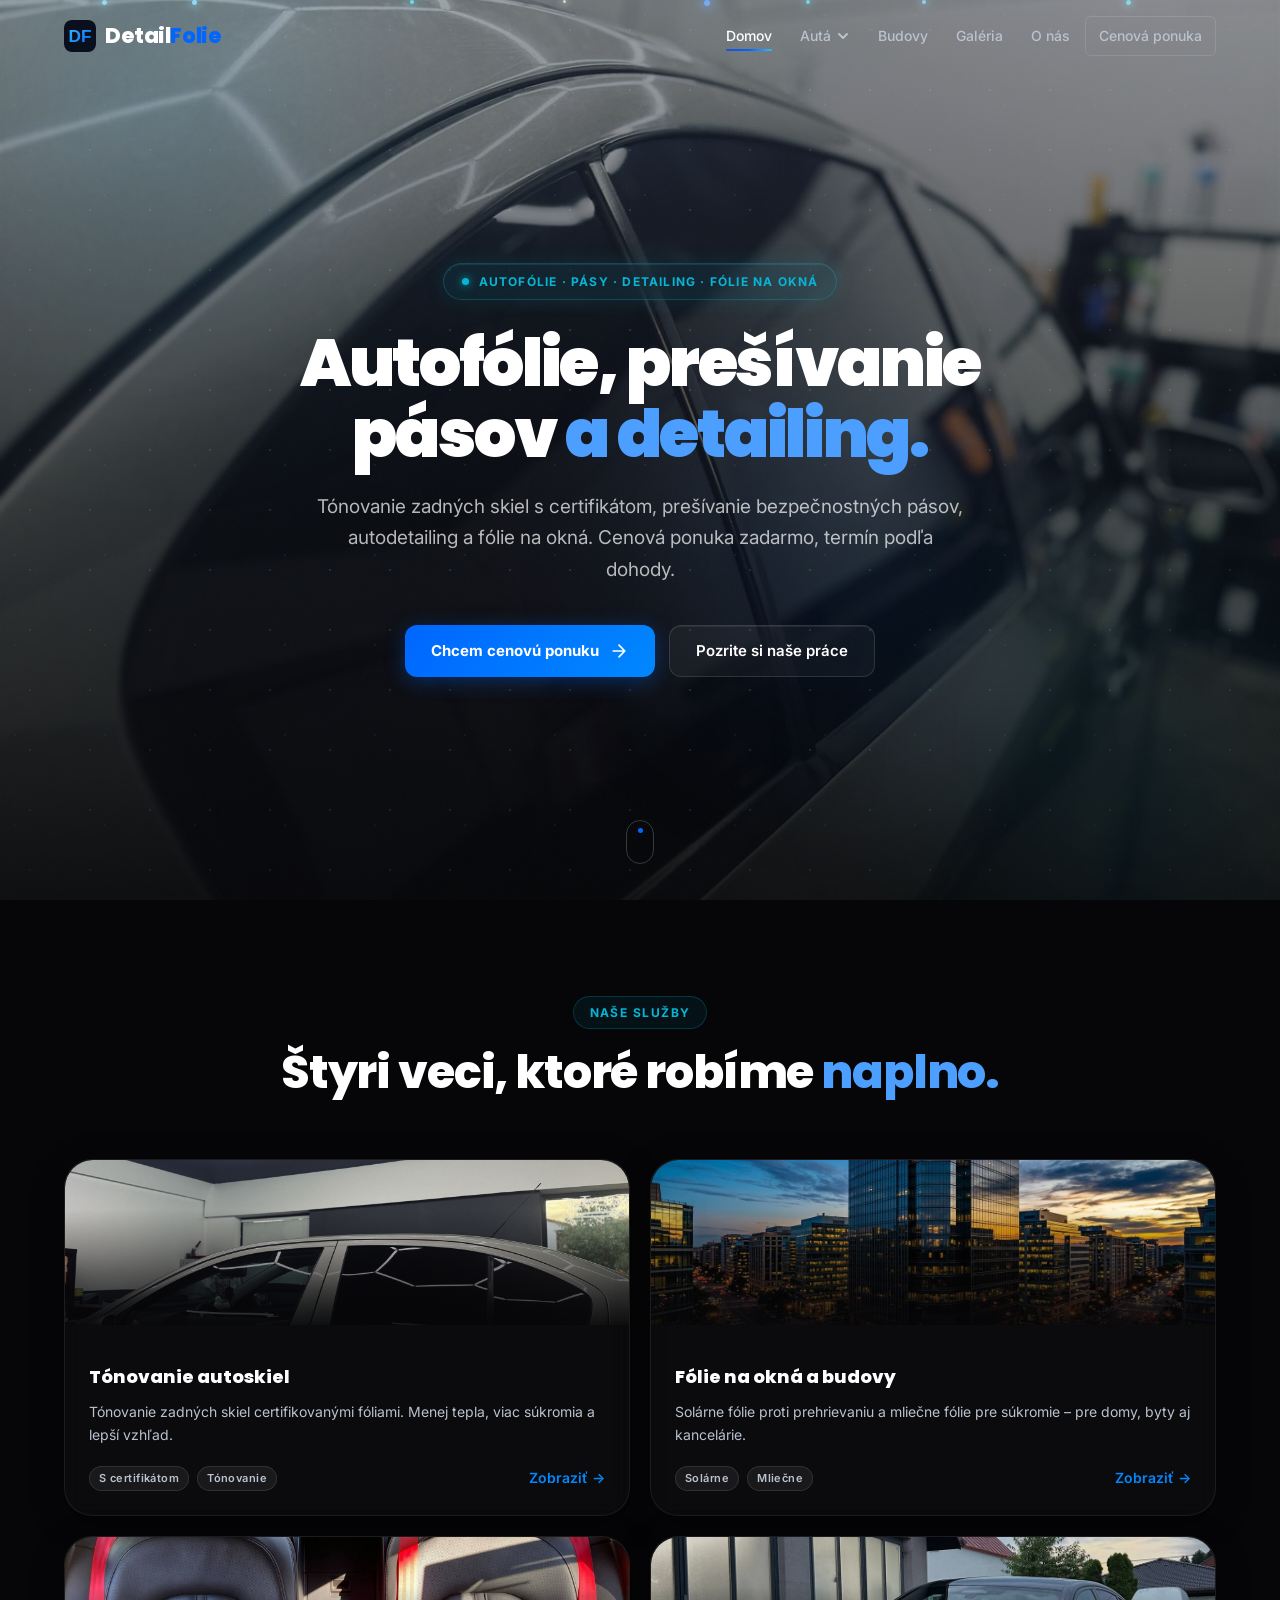
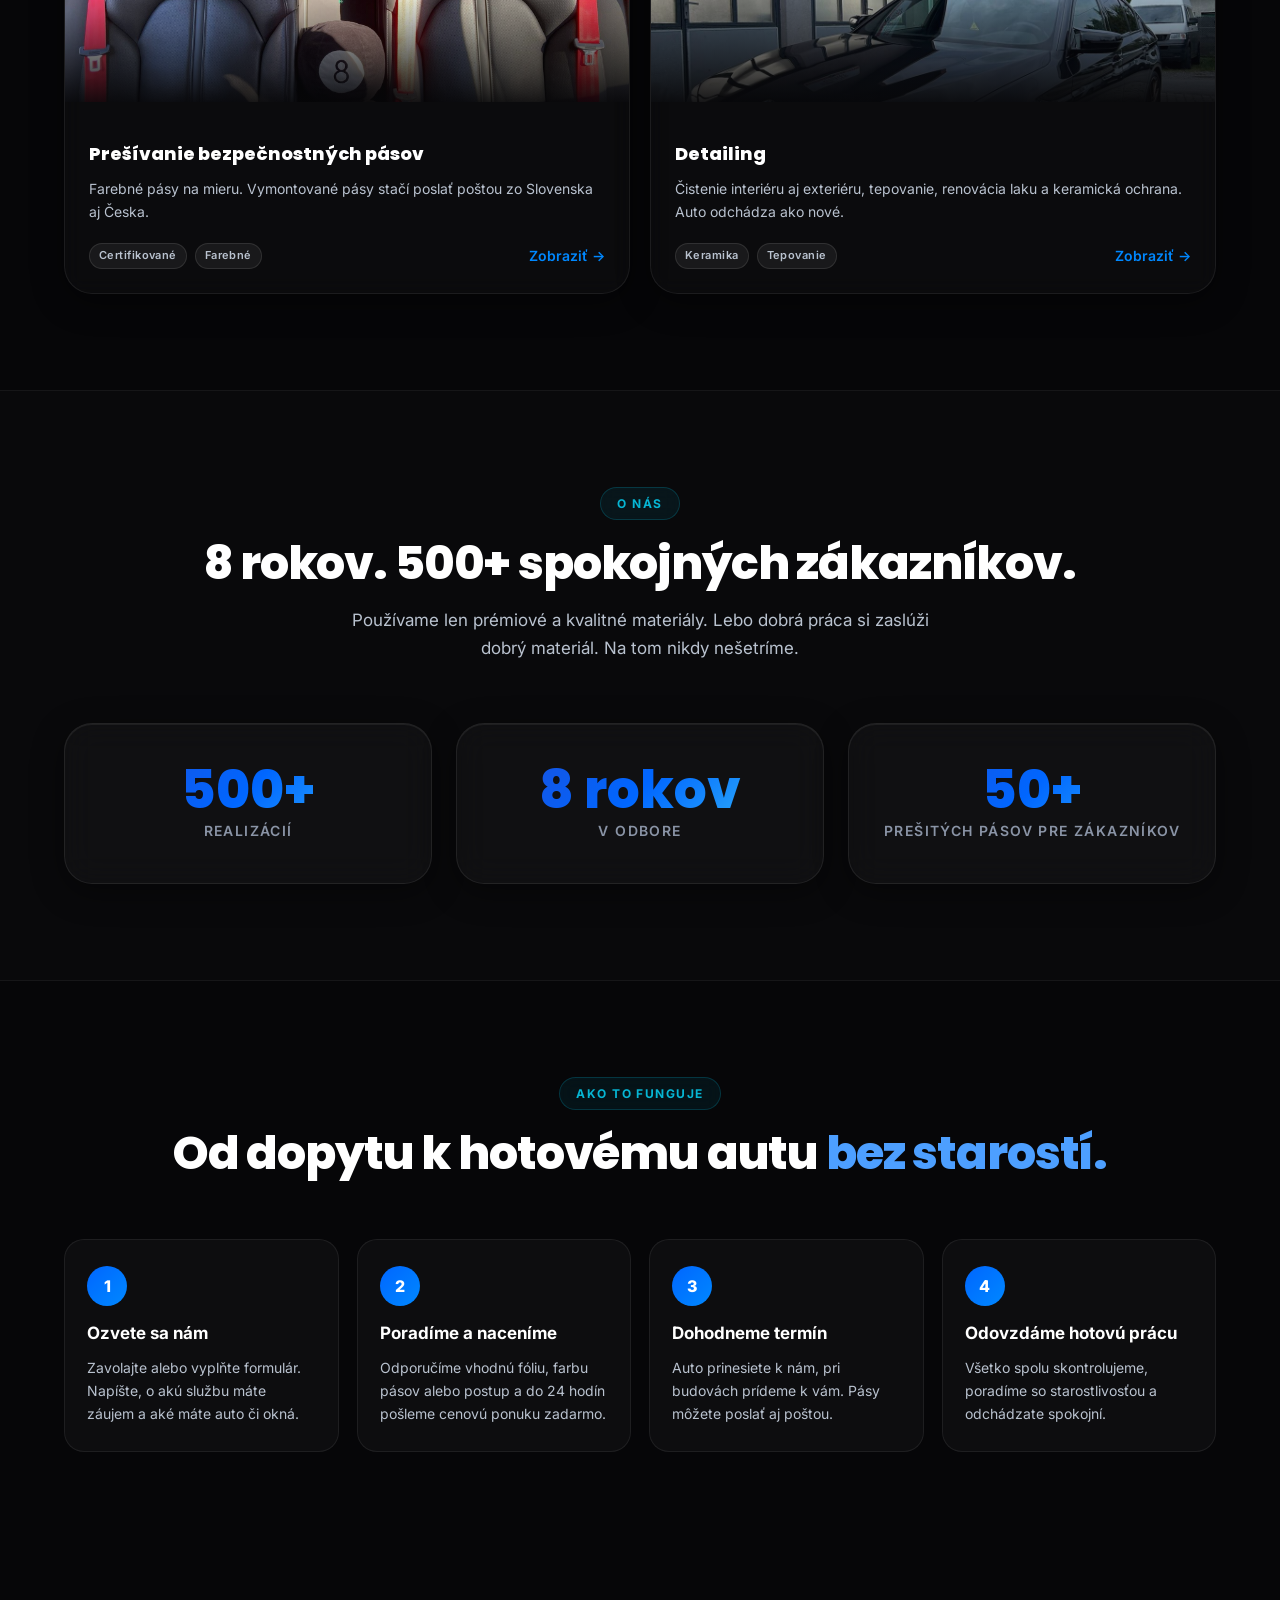
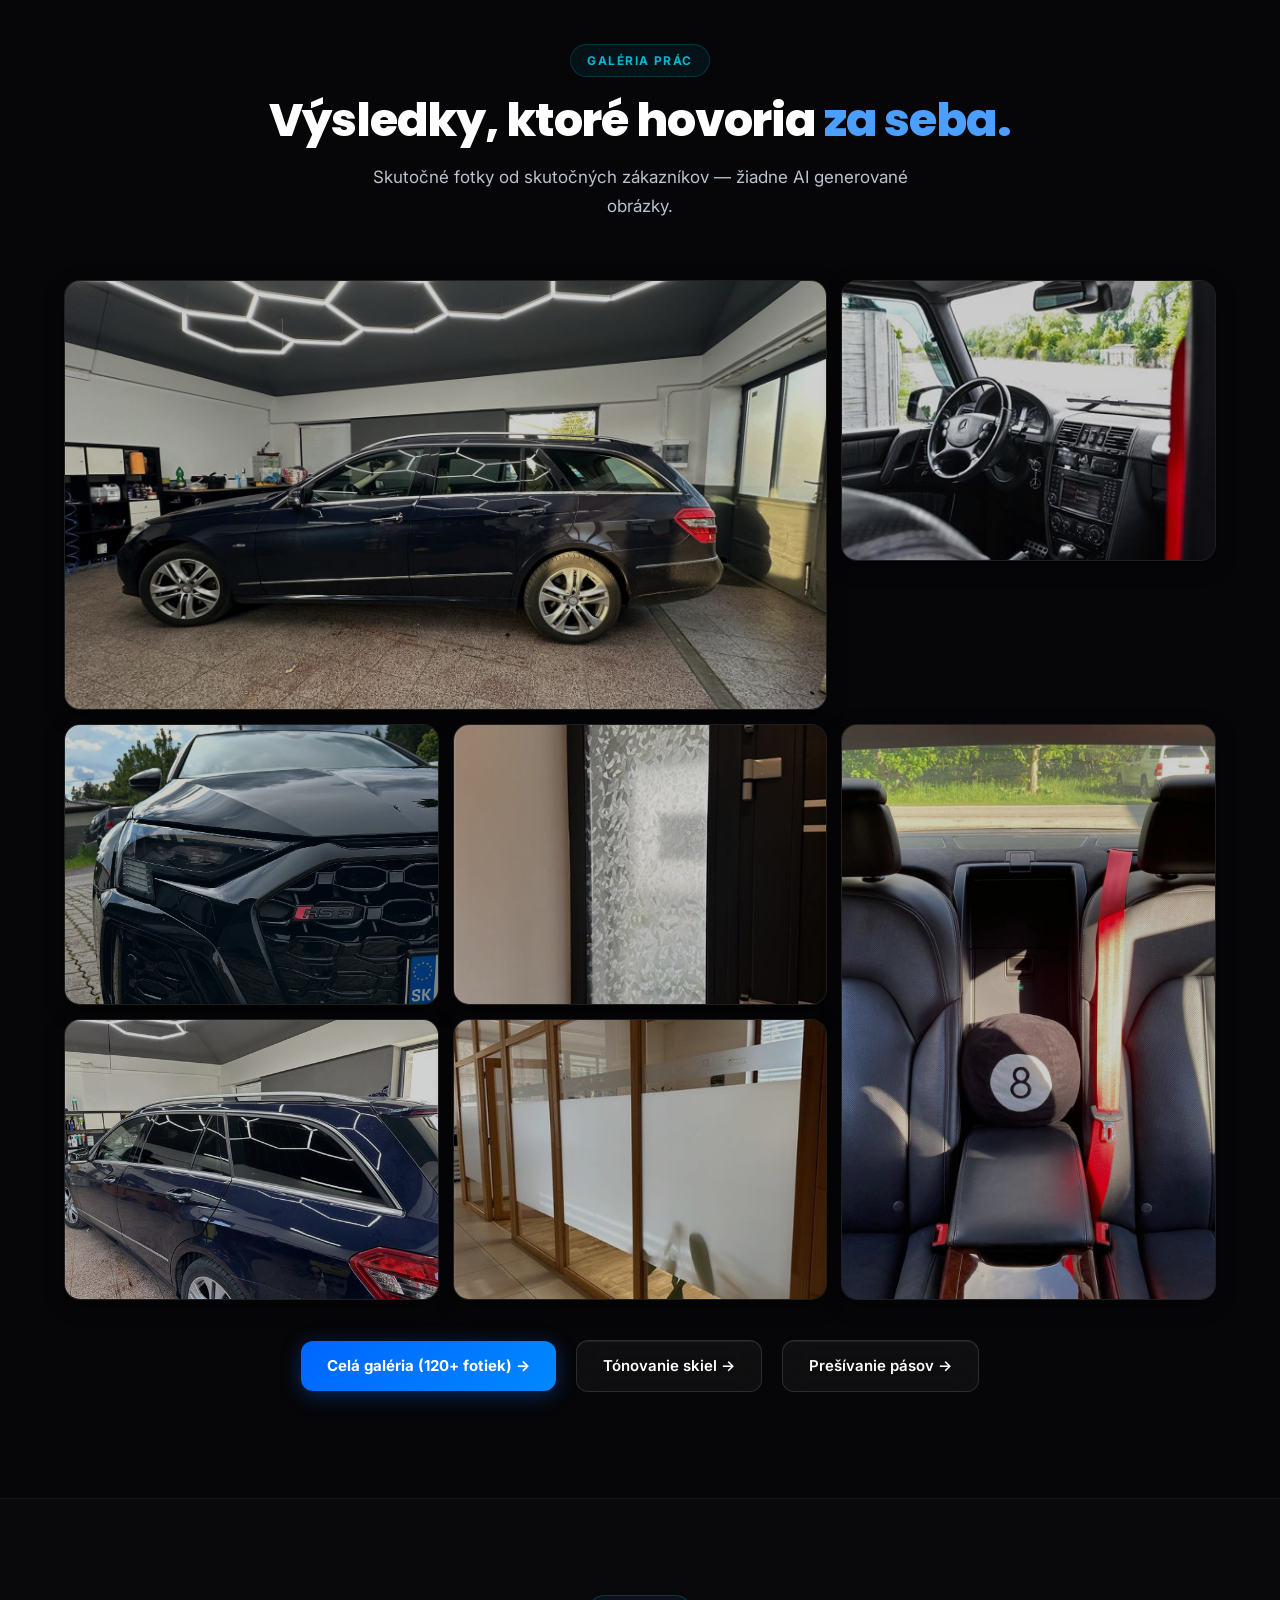
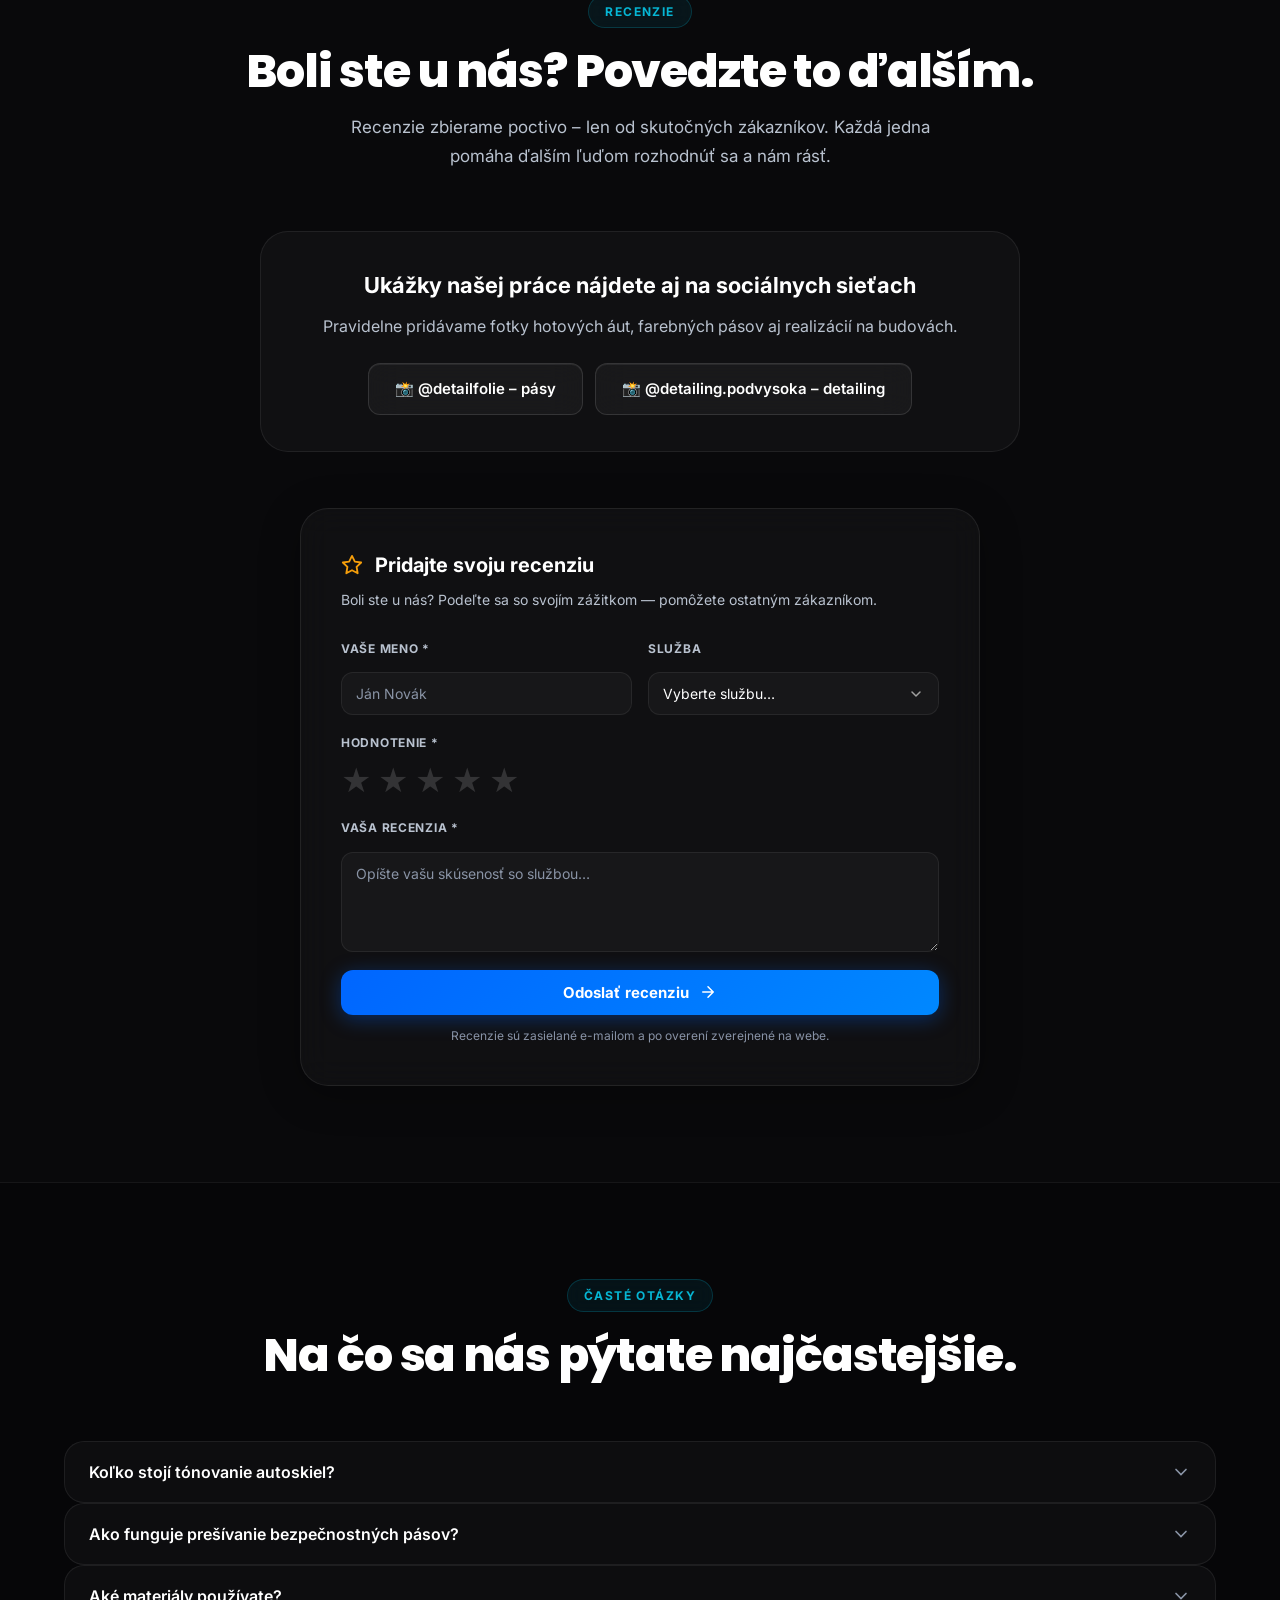
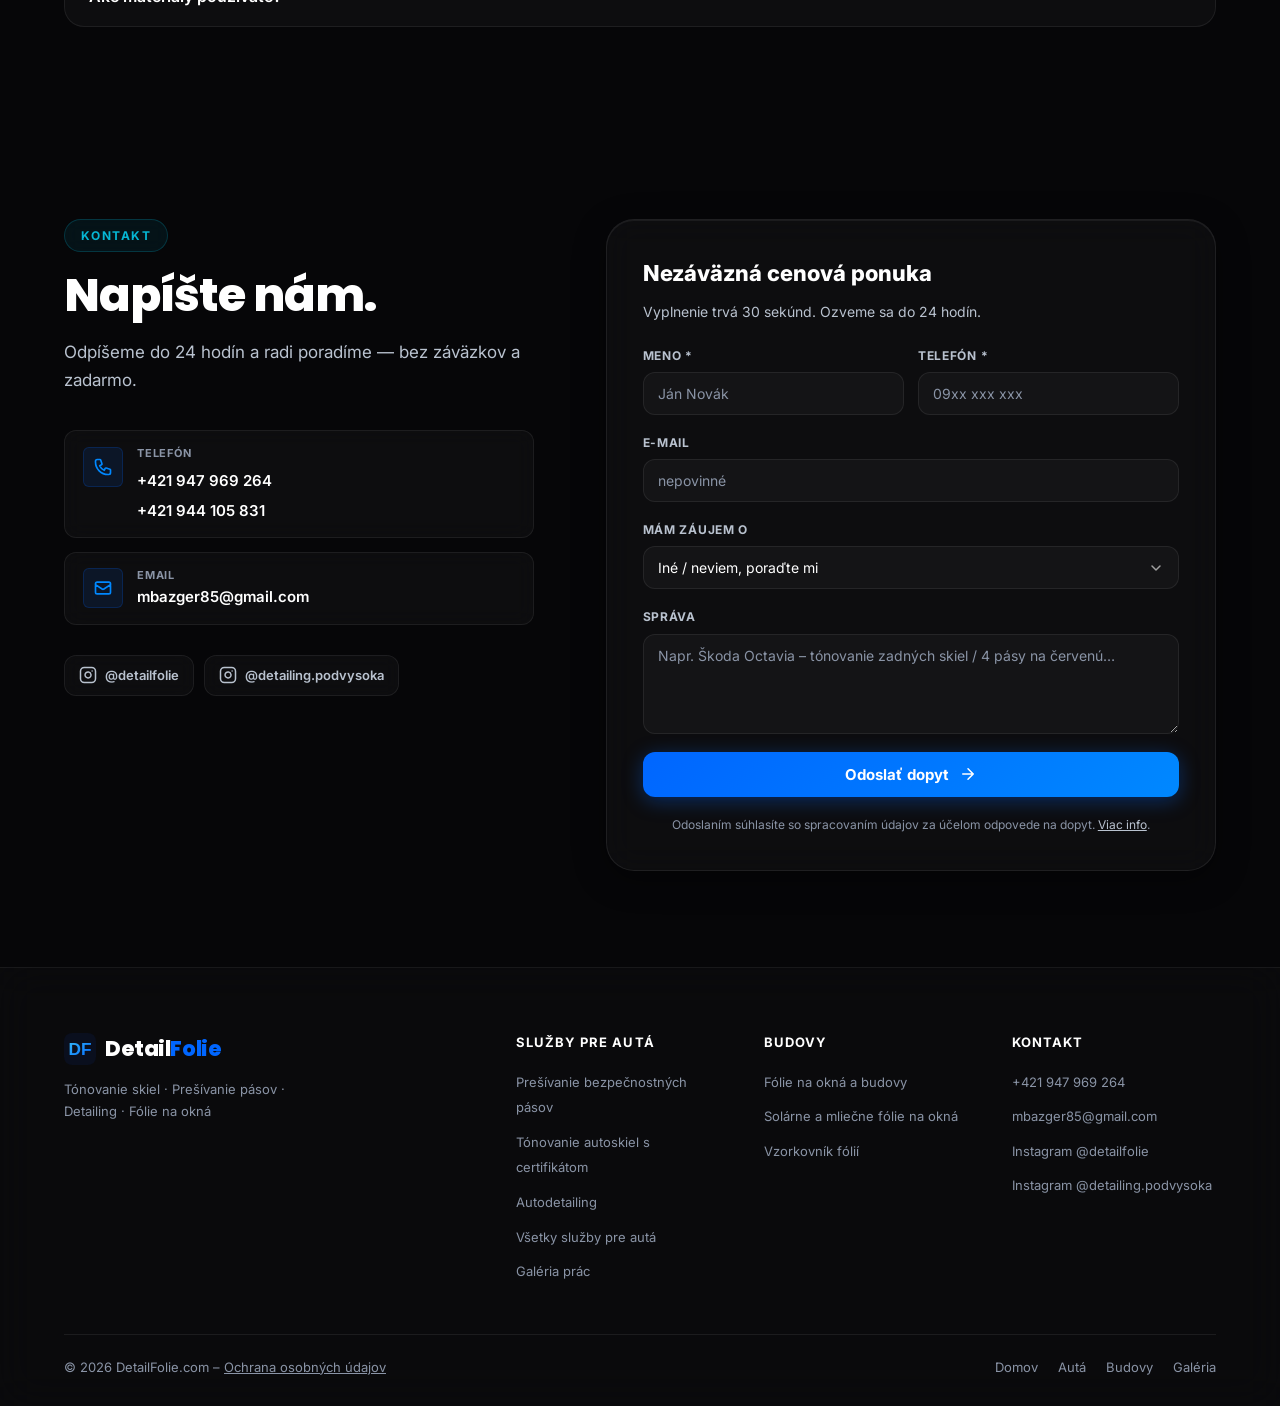
<file: index.html>
<!DOCTYPE html>
<html lang="sk">
<head>
  <meta charset="UTF-8"/>
  <meta name="viewport" content="width=device-width, initial-scale=1.0"/>

  <title>Tónovanie autoskiel, prešívanie pásov, detailing a fólie na okná | DetailFolie</title>
  <meta name="description" content="Tónovanie zadných skiel s certifikátom, farebné bezpečnostné pásy (aj poštou), autodetailing a tepovanie, protislnečné a mliečne fólie na okná. Ponuka zadarmo ☎ 0947 969 264"/>
  <meta name="robots" content="index, follow, max-snippet:-1, max-image-preview:large, max-video-preview:-1"/>
  <link rel="canonical" href="https://detailfolie.com/"/>

  <link rel="icon" type="image/svg+xml" href="/favicon.svg"/>
  <link rel="apple-touch-icon" href="/favicon.jpg"/>
  <meta name="theme-color" content="#0a0f1e"/>

  <meta property="og:type" content="website"/>
  <meta property="og:site_name" content="DetailFolie"/>
  <meta property="og:url" content="https://detailfolie.com/"/>
  <meta property="og:title" content="DetailFolie – autofólie, prešívanie pásov, detailing, fólie na budovy"/>
  <meta property="og:description" content="Tónovanie autoskiel, farebné bezpečnostné pásy, detailing a fólie na okná. Prešívanie pásov aj poštou zo Slovenska aj Česka."/>
  <meta property="og:image" content="https://detailfolie.com/assets/og/home.jpg"/>
  <meta property="og:image:width" content="1200"/>
  <meta property="og:image:height" content="630"/>
  <meta property="og:locale" content="sk_SK"/>
  <meta property="og:locale:alternate" content="cs_CZ"/>
  <meta name="twitter:card" content="summary_large_image"/>

  <link rel="preload" as="image" href="/folie_auta/IMG_4145.JPEG" fetchpriority="high"/>

  <script type="application/ld+json">
  {
    "@context": "https://schema.org",
    "@graph": [
      {
        "@type": "WebSite",
        "@id": "https://detailfolie.com/#web",
        "url": "https://detailfolie.com/",
        "name": "DetailFolie",
        "inLanguage": "sk-SK",
        "publisher": { "@id": "https://detailfolie.com/#firma" }
      },
      {
        "@type": "AutoRepair",
        "@id": "https://detailfolie.com/#firma",
        "name": "DetailFolie",
        "description": "Tónovanie zadných skiel auta certifikovanými fóliami, prešívanie bezpečnostných pásov, autodetailing (čistenie interiéru a exteriéru, renovácia laku, keramická ochrana) a solárne a mliečne fólie na okná budov.",
        "url": "https://detailfolie.com/",
        "image": "https://detailfolie.com/assets/og/home.jpg",
        "logo": "https://detailfolie.com/favicon.jpg",
        "telephone": "+421947969264",
        "email": "mbazger85@gmail.com",
        "priceRange": "€€",
        "currenciesAccepted": "EUR",
        "paymentAccepted": "Hotovosť, bankový prevod",
        "hasOfferCatalog": {
          "@type": "OfferCatalog",
          "name": "Služby DetailFolie",
          "itemListElement": [
            { "@type": "Offer", "itemOffered": { "@type": "Service", "name": "Prešívanie bezpečnostných pásov", "url": "https://detailfolie.com/presivanie" } },
            { "@type": "Offer", "itemOffered": { "@type": "Service", "name": "Tónovanie autoskiel", "url": "https://detailfolie.com/auto-folie" } },
            { "@type": "Offer", "itemOffered": { "@type": "Service", "name": "Autodetailing – čistenie, renovácia laku, keramická ochrana", "url": "https://detailfolie.com/detailing" } },
            { "@type": "Offer", "itemOffered": { "@type": "Service", "name": "Solárne a mliečne fólie na okná budov", "url": "https://detailfolie.com/budovy" } }
          ]
        },
        "sameAs": ["https://www.instagram.com/detailfolie/", "https://www.instagram.com/detailing.podvysoka/"]
      },
      {
        "@type": "FAQPage",
        "mainEntity": [
          
          { "@type": "Question", "name": "Koľko stojí tónovanie autoskiel?", "acceptedAnswer": { "@type": "Answer", "text": "Cena závisí od typu vozidla, počtu skiel a zvolenej fólie. Napíšte nám model auta alebo zavolajte na +421 947 969 264 a pošleme presnú cenovú ponuku zadarmo." } },
          { "@type": "Question", "name": "Ako funguje prešívanie bezpečnostných pásov?", "acceptedAnswer": { "@type": "Answer", "text": "Vymontované pásy nám pošlete poštou alebo prinesiete osobne. Prešijeme ich špeciálnymi niťami vo farbe podľa vášho výberu so zachovaním bezpečnosti a pošleme späť, prípadne si po ne prídete." } },
          { "@type": "Question", "name": "Aké materiály používate?", "acceptedAnswer": { "@type": "Answer", "text": "Pracujeme len s kvalitnými profesionálnymi materiálmi a každú zákazku robíme s rovnakou starostlivosťou. Dobrá práca si zaslúži dobrý materiál." } }
        ]
      }
    ]
  }
  </script>

  <!-- ===== FONTS & CSS ===== -->
  <link rel="preconnect" href="https://fonts.googleapis.com"/>
  <link rel="preconnect" href="https://fonts.gstatic.com" crossorigin/>
  <link href="https://fonts.googleapis.com/css2?family=Outfit:wght@300;400;500;600;700;800;900&display=swap" rel="stylesheet"/>
  <link rel="stylesheet" href="style.css"/>

</head>
<body>

<div class="bg-4d" aria-hidden="true">
  <div class="bg-grid"></div>
  <div class="bg-beam b1"></div>
  <div class="bg-beam b2"></div>
  <div class="bg-beam b3"></div>
  <div class="bg-particle p1"></div>
  <div class="bg-particle p2"></div>
  <div class="bg-particle p3"></div>
  <div class="bg-particle p4"></div>
  <div class="bg-particle p5"></div>
  <div class="bg-particle p6"></div>
  <div class="bg-particle p7"></div>
  <div class="bg-particle p8"></div>
  <div class="bg-ray r1"></div>
  <div class="bg-ray r2"></div>
  <div class="bg-ray r3"></div>
</div>

<nav class="navbar" id="navbar" aria-label="Hlavné menu">
  <div class="nav-inner">
    <a aria-label="DetailFolie – domov" class="nav-logo" href="/">
      <span style="display:inline-flex;align-items:center;gap:9px;">
        <img src="/favicon.svg" alt="" width="32" height="32" style="border-radius:8px;vertical-align:middle;"/>
        <span class="logo-text">Detail<span class="logo-accent">Folie</span></span>
      </span>
    </a>

    <ul class="nav-links" id="navLinks">
      <li class="nav-item"><a class="nav-link" data-page="/" href="/">Domov</a></li>
      <li class="nav-item">
        <a href="/auto" class="nav-link" data-page="/auto" aria-haspopup="true">
          Autá
          <svg class="nav-chevron" width="14" height="14" viewBox="0 0 14 14" fill="none" aria-hidden="true"><path d="M3 5l4 4 4-4" stroke="currentColor" stroke-width="2" stroke-linecap="round" stroke-linejoin="round"/></svg>
        </a>
        <div class="nav-dropdown">
          <a class="dropdown-link" data-page="/auto-folie" href="/auto-folie">
            <div class="dropdown-icon"><svg width="18" height="18" viewBox="0 0 24 24" fill="none" aria-hidden="true"><path d="M3 11l2-5h14l2 5M3 11v6h18v-6M3 11H1m20 0h2" stroke="currentColor" stroke-width="2" stroke-linecap="round"/></svg></div>
            <div><span>Fólie pre auto</span><span class="dropdown-label">Tónovanie skiel s certifikátom</span></div>
          </a>
          <div class="dropdown-sep"></div>
          <a class="dropdown-link" data-page="/presivanie" href="/presivanie">
            <div class="dropdown-icon"><svg width="18" height="18" viewBox="0 0 24 24" fill="none" aria-hidden="true"><path d="M12 2v20M2 12h20" stroke="currentColor" stroke-width="2" stroke-linecap="round"/></svg></div>
            <div><span>Prešívanie pásov</span><span class="dropdown-label">Farebné bezpečnostné pásy</span></div>
          </a>
          <div class="dropdown-sep"></div>
          <a class="dropdown-link" data-page="/detailing" href="/detailing">
            <div class="dropdown-icon"><svg width="18" height="18" viewBox="0 0 24 24" fill="none" aria-hidden="true"><circle cx="12" cy="12" r="9" stroke="currentColor" stroke-width="2"/><path d="M12 8v4l3 3" stroke="currentColor" stroke-width="2" stroke-linecap="round"/></svg></div>
            <div><span>Detailing</span><span class="dropdown-label">Čistenie, leštenie, keramika</span></div>
          </a>
        </div>
      </li>
      <li class="nav-item"><a class="nav-link" data-page="/budovy" href="/budovy">Budovy</a></li>
      <li class="nav-item"><a class="nav-link" data-page="/galeria" href="/galeria">Galéria</a></li>
      <li class="nav-item"><a class="nav-link" href="/#preco-my">O nás</a></li>
      <li class="nav-item"><a class="nav-link nav-cta" href="#kontakt">Cenová ponuka</a></li>
    </ul>
    <button class="nav-toggle" id="navToggle" aria-label="Otvoriť menu" aria-expanded="false" aria-controls="mobileDrawer"><span></span><span></span><span></span></button>
  </div>
</nav>

<div class="mobile-drawer" id="mobileDrawer">
  <a class="nav-link" href="/">Domov</a>
  <div class="mobile-sep"></div>
  <a class="mobile-group-title" href="/auto">Autá</a>
  <a class="dropdown-link" href="/auto-folie"><div class="dropdown-icon"><svg width="16" height="16" viewBox="0 0 24 24" fill="none" aria-hidden="true"><path d="M3 11l2-5h14l2 5M3 11v6h18v-6" stroke="currentColor" stroke-width="2" stroke-linecap="round"/></svg></div><div><span>Fólie pre auto</span></div></a>
  <a class="dropdown-link" href="/presivanie"><div class="dropdown-icon"><svg width="16" height="16" viewBox="0 0 24 24" fill="none" aria-hidden="true"><path d="M12 2v20M2 12h20" stroke="currentColor" stroke-width="2" stroke-linecap="round"/></svg></div><div><span>Prešívanie pásov</span></div></a>
  <a class="dropdown-link" href="/detailing"><div class="dropdown-icon"><svg width="16" height="16" viewBox="0 0 24 24" fill="none" aria-hidden="true"><circle cx="12" cy="12" r="9" stroke="currentColor" stroke-width="2"/></svg></div><div><span>Detailing</span></div></a>
  <div class="mobile-sep"></div>
  <a class="nav-link" href="/budovy">Fólie na budovy</a>
  <a class="nav-link" href="/galeria">Galéria prác</a>
  <a class="nav-link" href="/vzorkovnik">Vzorkovník fólií</a>
  <a class="nav-link" href="#kontakt" style="color:var(--blue-h);font-weight:700">Cenová ponuka</a>
</div>

<header class="hero">
  <div class="hero-bg">
    <div class="hero-slideshow" id="heroSlides">
      <div class="hero-slide active" style="background-image: url('folie_auta/IMG_4145.JPEG');"></div>
      <div class="hero-slide" style="background-image: url('folie_auta/IMG_4149.JPEG');"></div>
      <div class="hero-slide" style="background-image: url('pasy/28.jpeg');"></div>
      <div class="hero-slide" style="background-image: url('folie_auta/IMG_4148.JPEG');"></div>
    </div>
    <div class="hero-overlay"></div>
    <div class="hero-orb hero-orb-1"></div>
    <div class="hero-orb hero-orb-2"></div>
    <div class="hero-orb hero-orb-3"></div>
  </div>
  <div class="hero-content">
    <div class="hero-badge">
      <span class="badge-dot"></span> Autofólie · Pásy · Detailing · Fólie na okná
    </div>
    <h1 class="hero-title">
      Autofólie, prešívanie<br/>pásov
      <span class="gt-blue">a detailing.</span>
    </h1>
    <p class="hero-sub">
      Tónovanie zadných skiel s certifikátom, prešívanie bezpečnostných pásov, autodetailing a fólie na okná. Cenová ponuka zadarmo, termín podľa dohody.
    </p>
    <div class="hero-btns">
      <a href="#kontakt" class="btn btn-primary">
        Chcem cenovú ponuku
        <svg width="20" height="20" viewBox="0 0 24 24" fill="none"><path d="M5 12h14M12 5l7 7-7 7" stroke="currentColor" stroke-width="2" stroke-linecap="round" stroke-linejoin="round"/></svg>
      </a>
      <a href="#sluzby" class="btn btn-ghost">
        Pozrite si naše práce
      </a>
    </div>
  </div>
  <a href="#sluzby" class="hero-scroll" aria-label="Scroll down">
    <div class="scroll-ico"><div class="scroll-dot"></div></div>
  </a>
</header>

<section id="sluzby" class="sec">
  <div class="container">
    <div class="sec-hdr anim">
      <span class="tag">Naše služby</span>
      <h2 class="sec-title">Štyri veci, ktoré robíme <span class="gt-blue">naplno.</span></h2>
    </div>
    <div class="hub-grid svc-hub-grid">

      <!-- Fólie pre auto -->
      <a href="/auto-folie" class="hub-card svc-card anim anim-d1">
        <div class="svc-photo-wrap">
          <img src="folie_auta/IMG_4148.JPEG" alt="Tónovanie autoskiel a fólie na auto" class="svc-photo" loading="lazy" decoding="async"/>
          <div class="svc-photo-fade"></div>
          <div class="svc-card-icon svc-icon-blue svc-icon-over">
            <svg width="22" height="22" viewBox="0 0 24 24" fill="none">
              <path d="M4.5 10.5L6 6.5C6.4 5.4 7.4 5 8.5 5h7c1.1 0 2.1.4 2.5 1.5l1.5 4" stroke="currentColor" stroke-width="1.8" stroke-linecap="round"/>
              <rect x="2" y="10.5" width="20" height="7" rx="2" stroke="currentColor" stroke-width="1.8"/>
              <circle cx="6.5" cy="17.5" r="1.5" fill="currentColor"/>
              <circle cx="17.5" cy="17.5" r="1.5" fill="currentColor"/>
            </svg>
          </div>
        </div>
        <div class="svc-card-body">
          <h3>Tónovanie autoskiel</h3>
          <p>Tónovanie zadných skiel certifikovanými fóliami. Menej tepla, viac súkromia a lepší vzhľad.</p>
        </div>
        <div class="svc-card-footer">
          <span class="svc-tag">S certifikátom</span>
          <span class="svc-tag">Tónovanie</span>
          <span class="hub-card-link">Zobraziť →</span>
        </div>
        <div class="svc-card-deco svc-deco-blue"></div>
      </a>

      <!-- Fólie na budovy -->
      <a href="/budovy" class="hub-card svc-card anim anim-d2">
        <div class="svc-photo-wrap">
          <img src="assets/hero_building_folie.jpg" alt="Solárne fólie na okná budov" class="svc-photo" loading="lazy" decoding="async"/>
          <div class="svc-photo-fade"></div>
          <div class="svc-card-icon svc-icon-sky svc-icon-over">
            <svg width="22" height="22" viewBox="0 0 24 24" fill="none">
              <rect x="3" y="3" width="18" height="18" rx="2" stroke="currentColor" stroke-width="1.8"/>
              <path d="M3 9h18M3 15h18M9 3v18M15 3v18" stroke="currentColor" stroke-width="1.5" stroke-linecap="round"/>
              <rect x="5" y="5" width="2.5" height="2.5" rx=".4" fill="currentColor" opacity=".5"/>
              <rect x="16.5" y="5" width="2.5" height="2.5" rx=".4" fill="currentColor" opacity=".5"/>
            </svg>
          </div>
        </div>
        <div class="svc-card-body">
          <h3>Fólie na okná a budovy</h3>
          <p>Solárne fólie proti prehrievaniu a mliečne fólie pre súkromie – pre domy, byty aj kancelárie.</p>
        </div>
        <div class="svc-card-footer">
          <span class="svc-tag">Solárne</span>
          <span class="svc-tag">Mliečne</span>
          <span class="hub-card-link">Zobraziť →</span>
        </div>
        <div class="svc-card-deco svc-deco-sky"></div>
      </a>

      <!-- Prešívanie pásov -->
      <a href="/presivanie" class="hub-card svc-card anim anim-d3">
        <div class="svc-photo-wrap">
          <img src="pasy/4.jpg" alt="Prešívanie bezpečnostných pásov na farebné – červené pásy v aute" class="svc-photo" loading="lazy" decoding="async"/>
          <div class="svc-photo-fade"></div>
          <div class="svc-card-icon svc-icon-amber svc-icon-over">
            <svg width="22" height="22" viewBox="0 0 24 24" fill="none">
              <path d="M5 4C5 4 5 14 12 19c7-5 7-15 7-15" stroke="currentColor" stroke-width="1.8" stroke-linecap="round" stroke-linejoin="round"/>
              <path d="M9 4h6" stroke="currentColor" stroke-width="1.8" stroke-linecap="round"/>
              <path d="M8 8.5h8M8.5 12h7M9.5 15h5" stroke="currentColor" stroke-width="1.4" stroke-linecap="round" stroke-dasharray="1.5 2"/>
            </svg>
          </div>
        </div>
        <div class="svc-card-body">
          <h3>Prešívanie bezpečnostných pásov</h3>
          <p>Farebné pásy na mieru. Vymontované pásy stačí poslať poštou zo Slovenska aj Česka.</p>
        </div>
        <div class="svc-card-footer">
          <span class="svc-tag">Certifikované</span>
          <span class="svc-tag">Farebné</span>
          <span class="hub-card-link">Zobraziť →</span>
        </div>
        <div class="svc-card-deco svc-deco-amber"></div>
      </a>

      <!-- Detailing -->
      <a href="/detailing" class="hub-card svc-card anim anim-d4">
        <div class="svc-photo-wrap">
          <img src="detailing/bmw-5-exterier.jpg" alt="Autodetailing – BMW po čistení exteriéru" class="svc-photo" loading="lazy" decoding="async"/>
          <div class="svc-photo-fade"></div>
          <div class="svc-card-icon svc-icon-emerald svc-icon-over">
            <svg width="22" height="22" viewBox="0 0 24 24" fill="none">
              <path d="M8 18V9a3 3 0 0 1 3-3h2a3 3 0 0 1 3 3v2" stroke="currentColor" stroke-width="1.8" stroke-linecap="round"/>
              <path d="M8 18h8" stroke="currentColor" stroke-width="1.8" stroke-linecap="round"/>
              <path d="M16 11c1.5 0 3 .5 3 2s-1.5 2-3 2" stroke="currentColor" stroke-width="1.5" stroke-linecap="round"/>
              <circle cx="19" cy="13" r=".8" fill="currentColor"/>
            </svg>
          </div>
        </div>
        <div class="svc-card-body">
          <h3>Detailing</h3>
          <p>Čistenie interiéru aj exteriéru, tepovanie, renovácia laku a keramická ochrana. Auto odchádza ako nové.</p>
        </div>
        <div class="svc-card-footer">
          <span class="svc-tag">Keramika</span>
          <span class="svc-tag">Tepovanie</span>
          <span class="hub-card-link">Zobraziť →</span>
        </div>
        <div class="svc-card-deco svc-deco-emerald"></div>
      </a>

    </div>
  </div>
</section>

<section id="preco-my" class="sec-alt">
  <div class="container">
    <div class="sec-hdr anim">
      <span class="tag">O nás</span>
      <h2 class="sec-title">8 rokov. 500+ spokojných zákazníkov.</h2>
      <p class="sec-sub">Používame len prémiové a kvalitné materiály. Lebo dobrá práca si zaslúži dobrý materiál. Na tom nikdy nešetríme.</p>
    </div>
    <div class="stats-container">
      <div class="stat-card anim anim-d1 in">
        <div class="stat-num">500+</div>
        <div class="stat-lbl">Realizácií</div>
      </div>
      <div class="stat-card anim anim-d2 in">
        <div class="stat-num">8 rokov</div>
        <div class="stat-lbl">V odbore</div>
      </div>
      <div class="stat-card anim anim-d3 in">
        <div class="stat-num">50+</div>
        <div class="stat-lbl">Prešitých pásov pre zákazníkov</div>
      </div>
    </div>
  </div>
</section>

<section id="ako-to-funguje" class="sec">
  <div class="container">
    <div class="sec-hdr anim">
      <span class="tag">Ako to funguje</span>
      <h2 class="sec-title">Od dopytu k hotovému autu <span class="gt-blue">bez starostí.</span></h2>
    </div>
    <div class="steps-grid anim anim-d1">
      <div class="step-card"><h3>Ozvete sa nám</h3><p>Zavolajte alebo vyplňte formulár. Napíšte, o akú službu máte záujem a aké máte auto či okná.</p></div>
      <div class="step-card"><h3>Poradíme a naceníme</h3><p>Odporučíme vhodnú fóliu, farbu pásov alebo postup a do 24 hodín pošleme cenovú ponuku zadarmo.</p></div>
      <div class="step-card"><h3>Dohodneme termín</h3><p>Auto prinesiete k nám, pri budovách prídeme k vám. Pásy môžete poslať aj poštou.</p></div>
      <div class="step-card"><h3>Odovzdáme hotovú prácu</h3><p>Všetko spolu skontrolujeme, poradíme so starostlivosťou a odchádzate spokojní.</p></div>
    </div>
  </div>
</section>

<!-- GALLERY SECTION ON HOMEPAGE -->
<section id="galeria-praci" class="sec">
  <div class="container">
    <div class="sec-hdr anim">
      <span class="tag">Galéria prác</span>
      <h2 class="sec-title">Výsledky, ktoré hovoria <span class="gt-blue">za seba.</span></h2>
      <p class="sec-sub">Skutočné fotky od skutočných zákazníkov — žiadne AI generované obrázky.</p>
    </div>
    <div class="home-gallery anim">
      <a href="/auto-folie" class="hg-item hg-wide">
        <img src="/tonovanie/mercedes-e-kombi-tonovanie-bok.jpg" alt="Mercedes-Benz E kombi – tónované zadné sklá" loading="lazy" />
        <div class="hg-overlay"><span class="hg-tag">Tónovanie – Mercedes E</span></div>
      </a>
      <a href="/presivanie" class="hg-item">
        <img src="/thumbs/pasy/52f1cb6f-63bb-4fe3-9c02-f653df5d9a35.jpg" alt="Mercedes-Benz G – červené bezpečnostné pásy" loading="lazy" />
        <div class="hg-overlay"><span class="hg-tag">Pásy – Mercedes G</span></div>
      </a>
      <a href="/detailing" class="hg-item">
        <img src="/detailing/audi-rs3-keramicky-vosk.jpg" alt="Audi RS3 – detailing exteriéru" loading="lazy" />
        <div class="hg-overlay"><span class="hg-tag">Detailing – Audi RS3</span></div>
      </a>
      <a href="/budovy" class="hg-item">
        <img src="/thumbs/okna/vchodove-dvere-dekorativna-folia.jpg" alt="Vchodové dvere s dekoratívnou mliečnou fóliou" loading="lazy" />
        <div class="hg-overlay"><span class="hg-tag">Fólie na okná</span></div>
      </a>
      <a href="/presivanie" class="hg-item hg-tall">
        <img src="/pasy/4.jpg" alt="Audi – červené bezpečnostné pásy" loading="lazy" />
        <div class="hg-overlay"><span class="hg-tag">Pásy – Audi</span></div>
      </a>
      <a href="/auto-folie" class="hg-item">
        <img src="/thumbs/tonovanie/mercedes-e-tonovanie-zadnych-skiel.jpg" alt="Mercedes-Benz E – tónovanie zadných skiel" loading="lazy" />
        <div class="hg-overlay"><span class="hg-tag">Tónovanie skiel</span></div>
      </a>
      <a href="/budovy" class="hg-item">
        <img src="/thumbs/okna/kancelarske-pricky-mliecna-folia.jpg" alt="Kancelárske priečky s mliečnou fóliou" loading="lazy" />
        <div class="hg-overlay"><span class="hg-tag">Mliečna fólia</span></div>
      </a>
    </div>
    <div style="text-align:center; margin-top: 40px;">
      <a href="/galeria" class="btn btn-primary" style="margin: 0 8px 10px;">Celá galéria (120+ fotiek) →</a>
      <a href="/auto-folie" class="btn btn-ghost" style="margin: 0 8px 10px;">Tónovanie skiel →</a>
      <a href="/presivanie" class="btn btn-ghost" style="margin: 0 8px 10px;">Prešívanie pásov →</a>
    </div>
  </div>
</section>

<style>
  .home-gallery {
    display: grid;
    grid-template-columns: repeat(3, 1fr);
    grid-template-rows: auto;
    gap: 14px;
    margin-top: 48px;
  }
  .hg-item {
    position: relative;
    border-radius: 16px;
    overflow: hidden;
    display: block;
    text-decoration: none;
    background: #111;
    border: 1px solid rgba(255,255,255,0.06);
    cursor: pointer;
    aspect-ratio: 4/3;
    transition: transform 0.3s ease, box-shadow 0.3s ease;
    box-shadow: 0 6px 20px rgba(0,0,0,0.4);
  }
  .hg-item.hg-wide { grid-column: span 2; aspect-ratio: 16/9; }
  .hg-item.hg-tall { grid-row: span 2; aspect-ratio: auto; min-height: 400px; }
  .hg-item:hover {
    transform: translateY(-4px) scale(1.01);
    box-shadow: 0 20px 40px rgba(0,0,0,0.6), 0 0 16px rgba(37,99,235,0.2);
    border-color: rgba(37,99,235,0.3);
  }
  .hg-item img {
    width: 100%; height: 100%;
    object-fit: cover; display: block;
    transition: transform 0.5s ease, filter 0.3s ease;
    filter: brightness(0.82);
  }
  .hg-item:hover img { transform: scale(1.06); filter: brightness(1); }
  .hg-overlay {
    position: absolute; inset: 0;
    background: linear-gradient(to top, rgba(0,0,0,0.7) 0%, transparent 55%);
    display: flex; align-items: flex-end; padding: 16px 18px;
    opacity: 0; transition: opacity 0.3s ease;
  }
  .hg-item:hover .hg-overlay { opacity: 1; }
  .hg-tag {
    background: rgba(37,99,235,0.9);
    color: #fff; font-size: 11px; font-weight: 700;
    letter-spacing: 1px; text-transform: uppercase;
    padding: 4px 12px; border-radius: 100px;
    backdrop-filter: blur(6px);
  }
  @media (max-width: 900px) {
    .home-gallery { grid-template-columns: repeat(2, 1fr); }
    .hg-item.hg-wide { grid-column: span 2; }
    .hg-item.hg-tall { grid-row: span 1; min-height: unset; aspect-ratio: 4/3; }
  }
  @media (max-width: 560px) {
    .home-gallery { grid-template-columns: 1fr; }
    .hg-item.hg-wide, .hg-item.hg-tall { grid-column: span 1; grid-row: span 1; aspect-ratio: 4/3; min-height: unset; }
  }
</style>

<section id="recenzie" class="sec-alt">
  <div class="container">
    <div class="sec-hdr anim">
      <span class="tag">Recenzie</span>
      <h2 class="sec-title">Boli ste u nás? Povedzte to ďalším.</h2>
      <p class="sec-sub">Recenzie zbierame poctivo – len od skutočných zákazníkov. Každá jedna pomáha ďalším ľuďom rozhodnúť sa a nám rásť.</p>
    </div>
    <div class="reviews-cta anim anim-d1">
      <h3>Ukážky našej práce nájdete aj na sociálnych sieťach</h3>
      <p>Pravidelne pridávame fotky hotových áut, farebných pásov aj realizácií na budovách.</p>
      <div class="btns">
        <a href="https://www.instagram.com/detailfolie/" class="btn btn-ghost" target="_blank" rel="noopener">📸 @detailfolie – pásy</a>
        <a href="https://www.instagram.com/detailing.podvysoka/" class="btn btn-ghost" target="_blank" rel="noopener">📸 @detailing.podvysoka – detailing</a>
      </div>
    </div>

    <!-- Formulár na pridanie recenzie -->
    <div class="review-form-wrap anim anim-d3">
      <div class="review-form-hdr">
        <svg width="22" height="22" viewBox="0 0 24 24" fill="none"><path d="M12 2l3.09 6.26L22 9.27l-5 4.87 1.18 6.88L12 17.77l-6.18 3.25L7 14.14 2 9.27l6.91-1.01L12 2z" stroke="currentColor" stroke-width="2" stroke-linecap="round" stroke-linejoin="round"/></svg>
        <h3>Pridajte svoju recenziu</h3>
      </div>
      <p class="review-form-sub">Boli ste u nás? Podeľte sa so svojím zážitkom — pomôžete ostatným zákazníkom.</p>
      <form id="reviewForm" class="review-form" novalidate action="https://formsubmit.co/mbazger85@gmail.com" method="POST">
        <input type="hidden" name="_subject" value="Nová recenzia z webu DetailFolie.com">
        <input type="hidden" name="_captcha" value="false">
        <input type="hidden" name="_next" value="https://detailfolie.com">
        <div class="review-form-row">
          <div class="fg">
            <label for="rname">Vaše meno *</label>
            <input type="text" id="rname" name="rname" required placeholder="Ján Novák"/>
          </div>
          <div class="fg">
            <label for="rservice">Služba</label>
            <select id="rservice" name="rservice">
              <option value="">Vyberte službu…</option>
              <option value="Tónovanie fólií">Tónovanie fólií</option>
              <option value="Prešívanie pásov">Prešívanie pásov</option>
              <option value="Detailing">Detailing</option>
              <option value="Fólie na budovu">Fólie na budovu</option>
              <option value="Iné">Iné</option>
            </select>
          </div>
        </div>
        <div class="fg">
          <label>Hodnotenie *</label>
          <div class="star-picker" id="starPicker" role="group" aria-label="Hodnotenie hviezdičkami">
            <span class="star-pick" data-v="1" tabindex="0">★</span>
            <span class="star-pick" data-v="2" tabindex="0">★</span>
            <span class="star-pick" data-v="3" tabindex="0">★</span>
            <span class="star-pick" data-v="4" tabindex="0">★</span>
            <span class="star-pick" data-v="5" tabindex="0">★</span>
          </div>
          <input type="hidden" id="rrating" name="rrating" value=""/>
        </div>
        <div class="fg">
          <label for="rtext">Vaša recenzia *</label>
          <textarea id="rtext" name="rtext" required rows="4" placeholder="Opíšte vašu skúsenosť so službou…"></textarea>
        </div>
        <button type="submit" class="btn btn-primary" id="reviewSubmitBtn" style="width:100%;justify-content:center;">
          Odoslať recenziu
          <svg width="18" height="18" viewBox="0 0 24 24" fill="none"><path d="M5 12h14M12 5l7 7-7 7" stroke="currentColor" stroke-width="2" stroke-linecap="round" stroke-linejoin="round"/></svg>
        </button>
        <p class="review-form-note">Recenzie sú zasielané e-mailom a po overení zverejnené na webe.</p>
      </form>
      <div id="reviewSuccess" class="review-success" style="display:none;">
        <svg width="40" height="40" viewBox="0 0 24 24" fill="none"><path d="M22 11.08V12a10 10 0 11-5.93-9.14" stroke="#4ade80" stroke-width="2" stroke-linecap="round" stroke-linejoin="round"/><path d="M22 4L12 14.01l-3-3" stroke="#4ade80" stroke-width="2" stroke-linecap="round" stroke-linejoin="round"/></svg>
        <h4>Ďakujeme za recenziu!</h4>
        <p>Po overení ju zverejníme na webe.</p>
      </div>
    </div>

  </div>
</section>

<section id="faq" class="sec">
  <div class="container">
    <div class="sec-hdr anim">
      <span class="tag">Časté otázky</span>
      <h2 class="sec-title">Na čo sa nás pýtate najčastejšie.</h2>
    </div>
    <div class="faq-list anim">
      </div>
      <div class="faq-item">
        <button class="faq-q" type="button" aria-expanded="false">Koľko stojí tónovanie autoskiel?<svg class="faq-arrow" width="20" height="20" viewBox="0 0 24 24" fill="none" aria-hidden="true"><path d="M6 9l6 6 6-6" stroke="currentColor" stroke-width="2" stroke-linecap="round"/></svg></button>
        <div class="faq-a"><div class="faq-a-inner">Cena závisí od typu vozidla, počtu skiel a zvolenej fólie. Napíšte nám model auta alebo zavolajte na <a href="tel:+421947969264">+421 947 969 264</a> a pošleme presnú cenovú ponuku zadarmo. Viac o <a href="/auto-folie">tónovaní autoskiel</a>.</div></div>
      </div>
      <div class="faq-item">
        <button class="faq-q" type="button" aria-expanded="false">Ako funguje prešívanie bezpečnostných pásov?<svg class="faq-arrow" width="20" height="20" viewBox="0 0 24 24" fill="none" aria-hidden="true"><path d="M6 9l6 6 6-6" stroke="currentColor" stroke-width="2" stroke-linecap="round"/></svg></button>
        <div class="faq-a"><div class="faq-a-inner">Vymontované pásy nám pošlete poštou alebo prinesiete osobne. Prešijeme ich špeciálnymi niťami vo farbe podľa vášho výberu so zachovaním bezpečnosti a pošleme späť, prípadne si po ne prídete. Pozrite si <a href="/presivanie#vzorkovnik">vzorkovník farieb pásov</a>.</div></div>
      </div>
      <div class="faq-item">
        <button class="faq-q" type="button" aria-expanded="false">Aké materiály používate?<svg class="faq-arrow" width="20" height="20" viewBox="0 0 24 24" fill="none" aria-hidden="true"><path d="M6 9l6 6 6-6" stroke="currentColor" stroke-width="2" stroke-linecap="round"/></svg></button>
        <div class="faq-a"><div class="faq-a-inner">Pracujeme len s kvalitnými profesionálnymi materiálmi a každú zákazku robíme s rovnakou starostlivosťou. Dobrá práca si zaslúži dobrý materiál.</div></div>
      </div>
    </div>
  </div>
</section>

<section id="kontakt" class="sec contact-sec">
  <div class="container">
    <div class="contact-grid">
      <div class="contact-info anim">
        <span class="tag">Kontakt</span>
        <h2 class="sec-title">Napíšte nám.</h2>
        <p class="contact-sub">Odpíšeme do 24 hodín a radi poradíme — bez záväzkov a zadarmo.</p>
        <div class="contact-items">
          <div class="contact-item" style="align-items:flex-start;">
            <div class="c-ico" style="background:rgba(0,102,255,.1);border-color:rgba(0,102,255,.2);color:var(--blue-h);margin-top:2px;">
              <svg width="20" height="20" viewBox="0 0 24 24" fill="none" aria-hidden="true"><path d="M3 5a2 2 0 012-2h3.28a1 1 0 01.948.684l1.498 4.493a1 1 0 01-.502 1.21l-2.257 1.13a11.042 11.042 0 005.516 5.516l1.13-2.257a1 1 0 011.21-.502l4.493 1.498a1 1 0 01.684.949V19a2 2 0 01-2 2h-1C9.716 21 3 14.284 3 6V5z" stroke="currentColor" stroke-width="2" stroke-linecap="round" stroke-linejoin="round"/></svg>
            </div>
            <div style="display:flex;flex-direction:column;gap:6px;">
              <span class="c-lbl">Telefón</span>
              <a href="tel:+421947969264" class="phone-link c-val">+421 947 969 264</a>
              <a href="tel:+421944105831" class="phone-link c-val">+421 944 105 831</a>
            </div>
          </div>
          <a href="mailto:mbazger85@gmail.com" class="contact-item">
            <div class="c-ico" style="background:rgba(0,102,255,.1);border-color:rgba(0,102,255,.2);color:var(--blue-h);"><svg width="20" height="20" viewBox="0 0 24 24" fill="none" aria-hidden="true"><path d="M3 8l7.89 5.26a2 2 0 002.22 0L21 8M5 19h14a2 2 0 002-2V7a2 2 0 00-2-2H5a2 2 0 00-2 2v10a2 2 0 002 2z" stroke="currentColor" stroke-width="2" stroke-linecap="round" stroke-linejoin="round"/></svg></div>
            <div><span class="c-lbl">Email</span><span class="c-val">mbazger85@gmail.com</span></div>
          </a>
        </div>
        <div class="social-row">
          <a href="https://www.instagram.com/detailfolie/" class="soc-btn" target="_blank" rel="noopener">
            <svg width="18" height="18" viewBox="0 0 24 24" fill="none" aria-hidden="true"><rect x="2" y="2" width="20" height="20" rx="5" stroke="currentColor" stroke-width="2"/><path d="M16 11.37A4 4 0 1112.63 8 4 4 0 0116 11.37z" stroke="currentColor" stroke-width="2"/><line x1="17.5" y1="6.5" x2="17.51" y2="6.5" stroke="currentColor" stroke-width="2" stroke-linecap="round"/></svg>
            @detailfolie
          </a>
          <a href="https://www.instagram.com/detailing.podvysoka/" class="soc-btn" target="_blank" rel="noopener">
            <svg width="18" height="18" viewBox="0 0 24 24" fill="none" aria-hidden="true"><rect x="2" y="2" width="20" height="20" rx="5" stroke="currentColor" stroke-width="2"/><path d="M16 11.37A4 4 0 1112.63 8 4 4 0 0116 11.37z" stroke="currentColor" stroke-width="2"/><line x1="17.5" y1="6.5" x2="17.51" y2="6.5" stroke="currentColor" stroke-width="2" stroke-linecap="round"/></svg>
            @detailing.podvysoka
          </a>
        </div>
      </div>

      <div class="cform-wrap anim anim-d1">
        <form id="cform" class="cform" action="https://formsubmit.co/mbazger85@gmail.com" method="POST" novalidate>
          <input type="hidden" name="_subject" value="Dopyt z webu DetailFolie – Všeobecný"/>
          <input type="hidden" name="_template" value="table"/>
          <input type="hidden" name="_next" value="https://detailfolie.com/dakujeme"/>
          <input type="text" name="_honey" class="hp-field" tabindex="-1" autocomplete="off" aria-hidden="true"/>
          <input type="hidden" name="Stránka" value="Domov"/>
          <h3 class="cform-title">Nezáväzná cenová ponuka</h3>
          <p class="cform-sub">Vyplnenie trvá 30 sekúnd. Ozveme sa do 24 hodín.</p>
          <div class="cform-row">
            <div class="fg">
              <label for="cf-name">Meno *</label>
              <input type="text" id="cf-name" name="Meno" required autocomplete="name" placeholder="Ján Novák"/>
            </div>
            <div class="fg">
              <label for="cf-phone">Telefón *</label>
              <input type="tel" id="cf-phone" name="Telefón" required autocomplete="tel" inputmode="tel" placeholder="09xx xxx xxx"/>
            </div>
          </div>
          <div class="fg">
            <label for="cf-email">E-mail</label>
            <input type="email" id="cf-email" name="email" autocomplete="email" placeholder="nepovinné"/>
          </div>
          <div class="fg">
            <label for="cf-service">Mám záujem o</label>
            <select id="cf-service" name="Služba">
              <option>Prešívanie bezpečnostných pásov</option>
              <option>Tónovanie autoskiel</option>
              <option>Detailing (čistenie, leštenie, keramika)</option>
              <option>Fólie na okná (solárne / mliečne)</option>
              <option selected>Iné / neviem, poraďte mi</option>
            </select>
          </div>
          <div class="fg">
            <label for="cf-msg">Správa</label>
            <textarea id="cf-msg" name="Správa" rows="4" placeholder="Napr. Škoda Octavia – tónovanie zadných skiel / 4 pásy na červenú…"></textarea>
          </div>
          <button type="submit" class="btn btn-primary btn-full" id="cformBtn" style="justify-content:center;">
            Odoslať dopyt
            <svg width="18" height="18" viewBox="0 0 24 24" fill="none" aria-hidden="true"><path d="M5 12h14M12 5l7 7-7 7" stroke="currentColor" stroke-width="2" stroke-linecap="round" stroke-linejoin="round"/></svg>
          </button>
          <p class="cform-note">Odoslaním súhlasíte so spracovaním údajov za účelom odpovede na dopyt. <a href="/ochrana-osobnych-udajov">Viac info</a>.</p>
        </form>
        <div id="cformSuccess" class="cform-success" style="display:none;" role="status">
          <svg width="44" height="44" viewBox="0 0 24 24" fill="none" aria-hidden="true"><path d="M22 11.08V12a10 10 0 11-5.93-9.14" stroke="#4ade80" stroke-width="2" stroke-linecap="round" stroke-linejoin="round"/><path d="M22 4L12 14.01l-3-3" stroke="#4ade80" stroke-width="2" stroke-linecap="round" stroke-linejoin="round"/></svg>
          <h3>Ďakujeme, máme to!</h3>
          <p>Ozveme sa vám čo najskôr, najneskôr do 24 hodín. Ak sa ponáhľate, zavolajte na <a href="tel:+421947969264">+421 947 969 264</a>.</p>
        </div>
      </div>
    </div>
  </div>
</section>

<footer class="footer">
  <div class="container">
    <div class="footer-grid">
      <div class="footer-brand">
        <a class="nav-logo" href="/" style="margin-bottom:14px;display:inline-flex;">
          <span style="display:inline-flex;align-items:center;gap:9px;">
            <img src="/favicon.svg" alt="" width="32" height="32" style="border-radius:8px;vertical-align:middle;" loading="lazy"/>
            <span class="logo-text">Detail<span class="logo-accent">Folie</span></span>
          </span>
        </a>
        <p class="footer-tagline">Tónovanie skiel · Prešívanie pásov · Detailing · Fólie na okná</p>
      </div>
      <div class="footer-col">
        <h4>Služby pre autá</h4>
        <ul>
          <li><a href="/presivanie">Prešívanie bezpečnostných pásov</a></li>
          <li><a href="/auto-folie">Tónovanie autoskiel s certifikátom</a></li>
          <li><a href="/detailing">Autodetailing</a></li>
          <li><a href="/auto">Všetky služby pre autá</a></li>
          <li><a href="/galeria">Galéria prác</a></li>
        </ul>
      </div>
      <div class="footer-col">
        <h4>Budovy</h4>
        <ul>
          <li><a href="/budovy">Fólie na okná a budovy</a></li>
          <li><a href="/budovy#typy">Solárne a mliečne fólie na okná</a></li>
          <li><a href="/vzorkovnik">Vzorkovník fólií</a></li>
        </ul>
      </div>
      <div class="footer-col">
        <h4>Kontakt</h4>
        <ul>
          <li><a href="tel:+421947969264">+421 947 969 264</a></li>
          <li><a href="mailto:mbazger85@gmail.com">mbazger85@gmail.com</a></li>
          <li><a href="https://www.instagram.com/detailfolie/" target="_blank" rel="noopener">Instagram @detailfolie</a></li>
          <li><a href="https://www.instagram.com/detailing.podvysoka/" target="_blank" rel="noopener">Instagram @detailing.podvysoka</a></li>
        </ul>
      </div>
    </div>
    <div class="footer-bottom">
      <p>© 2026 DetailFolie.com – <a href="/ochrana-osobnych-udajov" style="color: inherit; text-decoration: underline;">Ochrana osobných údajov</a></p>
      <div class="footer-btm-links">
        <a href="/">Domov</a>
        <a href="/auto">Autá</a>
        <a href="/budovy">Budovy</a>
        <a href="/galeria">Galéria</a>
      </div>
    </div>
  </div>
</footer>

<div class="mobile-cta-bar" aria-label="Rýchly kontakt">
  <a href="tel:+421947969264" class="mcb-call">
    <svg width="18" height="18" viewBox="0 0 24 24" fill="none" aria-hidden="true"><path d="M3 5a2 2 0 012-2h3.28a1 1 0 01.948.684l1.498 4.493a1 1 0 01-.502 1.21l-2.257 1.13a11.042 11.042 0 005.516 5.516l1.13-2.257a1 1 0 011.21-.502l4.493 1.498a1 1 0 01.684.949V19a2 2 0 01-2 2h-1C9.716 21 3 14.284 3 6V5z" stroke="currentColor" stroke-width="2" stroke-linecap="round" stroke-linejoin="round"/></svg>
    Zavolať
  </a>
  <a href="#kontakt" class="mcb-quote">Cenová ponuka</a>
</div>

<div class="mobile-cta-bar" aria-label="Rýchly kontakt">
  <a href="tel:+421947969264" class="mcb-call">
    <svg width="18" height="18" viewBox="0 0 24 24" fill="none" aria-hidden="true"><path d="M3 5a2 2 0 012-2h3.28a1 1 0 01.948.684l1.498 4.493a1 1 0 01-.502 1.21l-2.257 1.13a11.042 11.042 0 005.516 5.516l1.13-2.257a1 1 0 011.21-.502l4.493 1.498a1 1 0 01.684.949V19a2 2 0 01-2 2h-1C9.716 21 3 14.284 3 6V5z" stroke="currentColor" stroke-width="2" stroke-linecap="round" stroke-linejoin="round"/></svg>
    Zavolať
  </a>
  <a href="#kontakt" class="mcb-quote">Cenová ponuka</a>
</div>

<div class="mobile-cta-bar" aria-label="Rýchly kontakt">
  <a href="tel:+421947969264" class="mcb-call">
    <svg width="18" height="18" viewBox="0 0 24 24" fill="none" aria-hidden="true"><path d="M3 5a2 2 0 012-2h3.28a1 1 0 01.948.684l1.498 4.493a1 1 0 01-.502 1.21l-2.257 1.13a11.042 11.042 0 005.516 5.516l1.13-2.257a1 1 0 011.21-.502l4.493 1.498a1 1 0 01.684.949V19a2 2 0 01-2 2h-1C9.716 21 3 14.284 3 6V5z" stroke="currentColor" stroke-width="2" stroke-linecap="round" stroke-linejoin="round"/></svg>
    Zavolať
  </a>
  <a href="#kontakt" class="mcb-quote">Cenová ponuka</a>
</div>

<div class="mobile-cta-bar" aria-label="Rýchly kontakt">
  <a href="tel:+421947969264" class="mcb-call">
    <svg width="18" height="18" viewBox="0 0 24 24" fill="none" aria-hidden="true"><path d="M3 5a2 2 0 012-2h3.28a1 1 0 01.948.684l1.498 4.493a1 1 0 01-.502 1.21l-2.257 1.13a11.042 11.042 0 005.516 5.516l1.13-2.257a1 1 0 011.21-.502l4.493 1.498a1 1 0 01.684.949V19a2 2 0 01-2 2h-1C9.716 21 3 14.284 3 6V5z" stroke="currentColor" stroke-width="2" stroke-linecap="round" stroke-linejoin="round"/></svg>
    Zavolať
  </a>
  <a href="#kontakt" class="mcb-quote">Cenová ponuka</a>
</div>

<script src="/vendor/gsap.min.js" defer></script>
<script src="/vendor/ScrollTrigger.min.js" defer></script>
<script src="/vendor/lenis.min.js" defer></script>
<script src="/motion.js" defer></script>
<script src="app.js"></script>
<script>
// Before / After slider – clip-path technique
document.querySelectorAll('.ba-slider').forEach(function(slider) {
  const range   = slider.querySelector('.ba-range');
  const predImg = slider.querySelector('.ba-img-pred');
  const handle  = slider.querySelector('.ba-handle');
  const labelL  = slider.querySelector('.ba-label-l');
  const labelR  = slider.querySelector('.ba-label-r');

  function update(val) {
    // clip pred image from the right – shows left portion = PRED side
    predImg.style.clipPath = 'inset(0 ' + (100 - val) + '% 0 0)';
    handle.style.left = val + '%';
    if (labelL) labelL.style.opacity = val < 12 ? 0 : 1;
    if (labelR) labelR.style.opacity = val > 88 ? 0 : 1;
  }

  range.addEventListener('input', function() { update(this.value); });
  range.addEventListener('click',  function(e) { e.preventDefault(); });
  update(parseFloat(range.value));
});
</script>
</body>
</html>
</file>
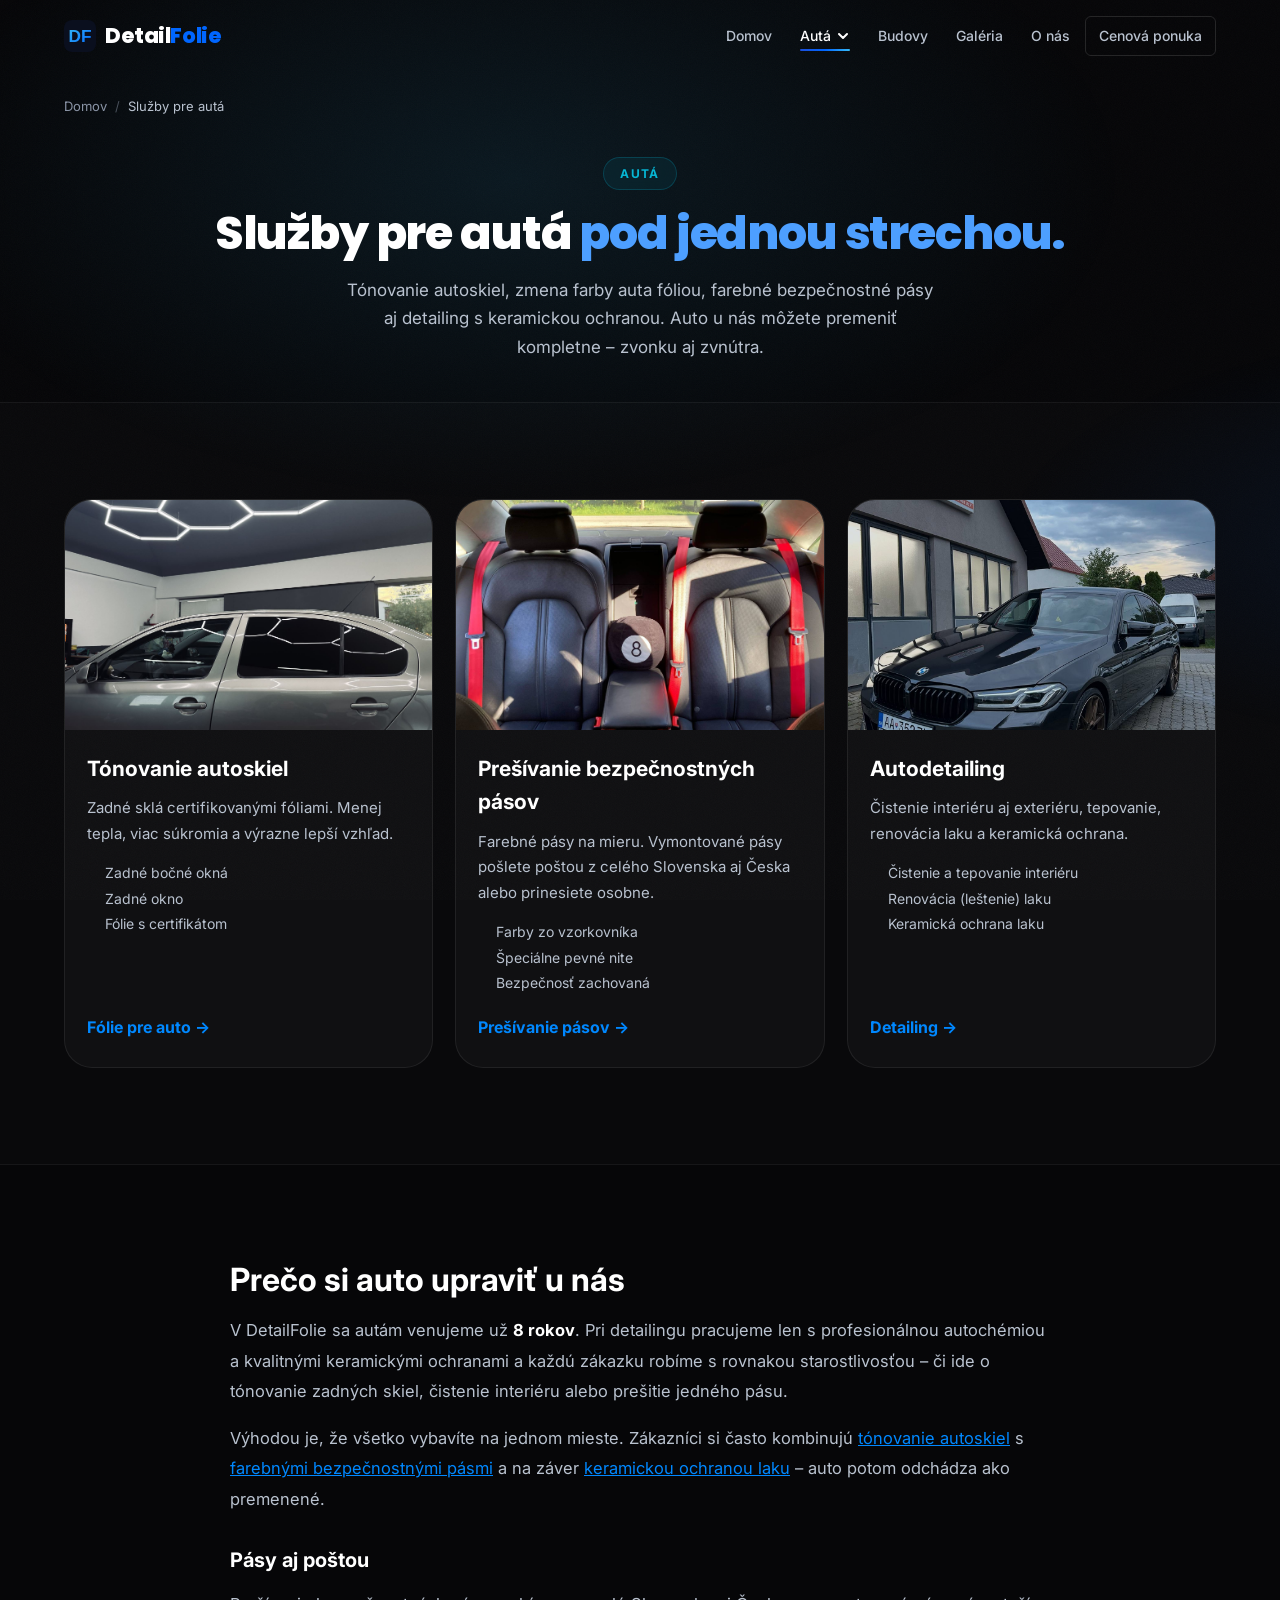
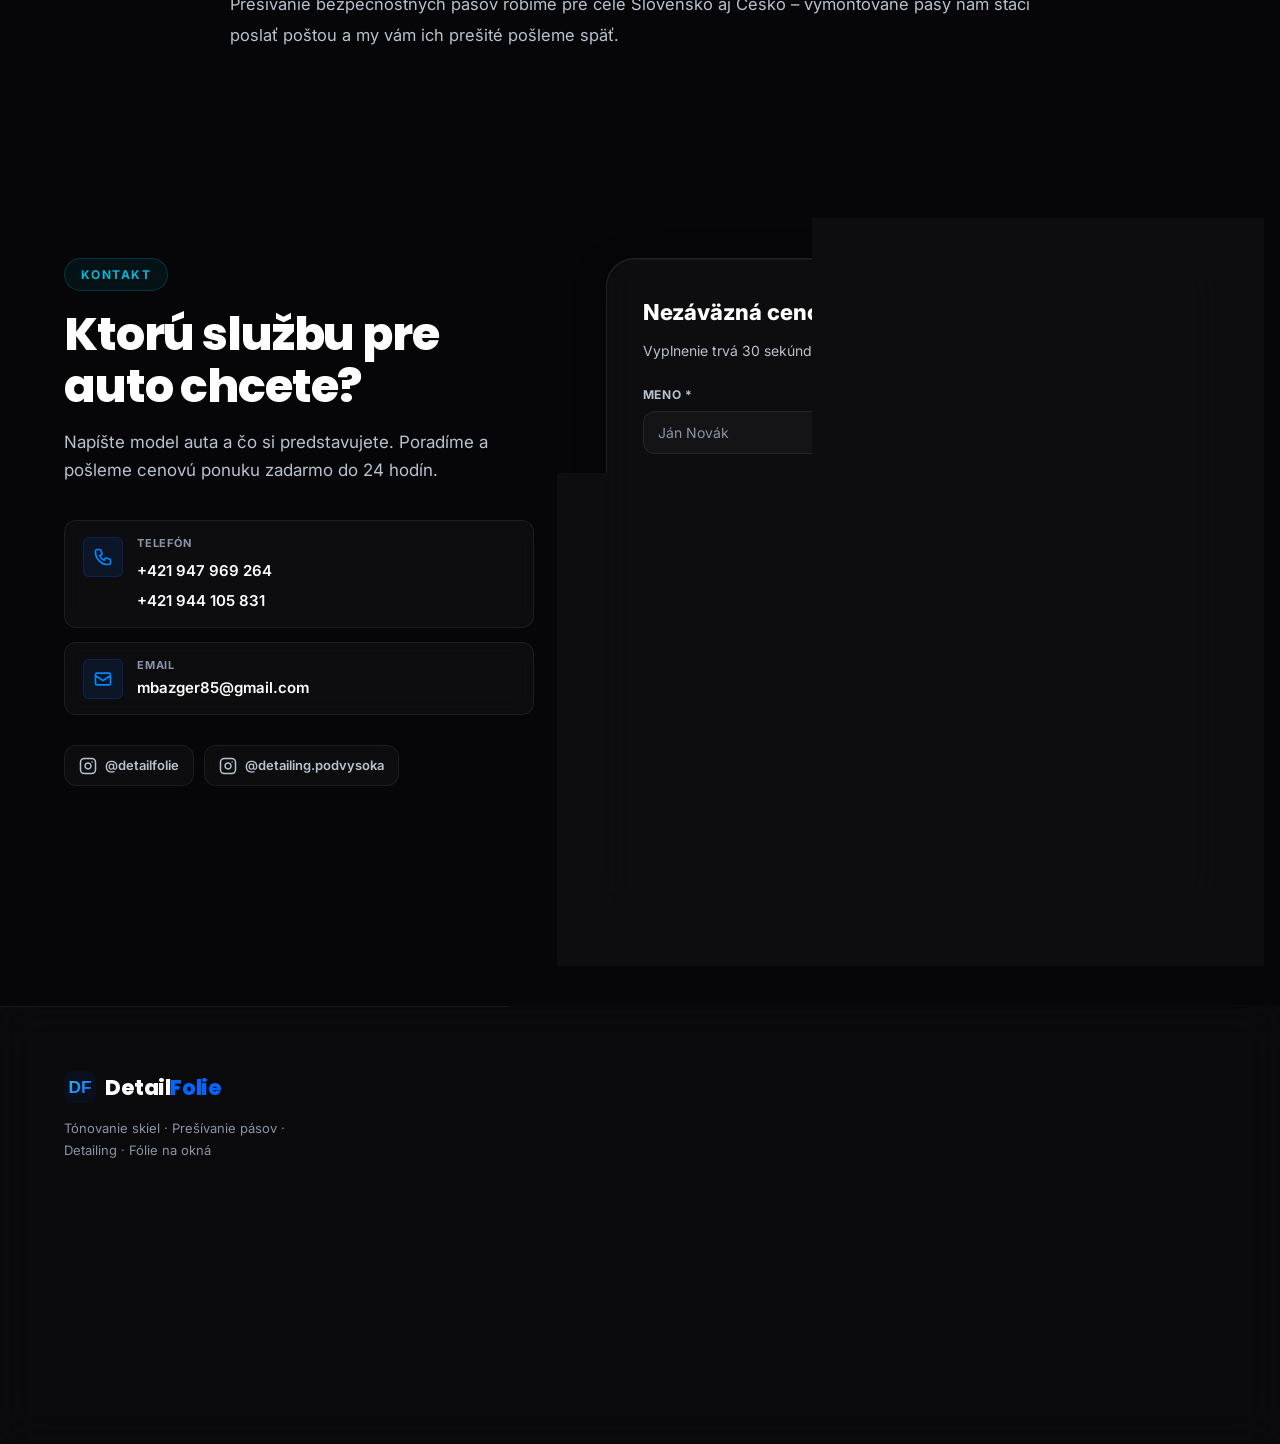
<file: auto.html>
<!DOCTYPE html>
<html lang="sk">
<head>
  <meta charset="UTF-8"/>
  <meta name="viewport" content="width=device-width, initial-scale=1.0"/>

  <title>Služby pre autá – tónovanie skiel, prešívanie pásov, detailing | DetailFolie</title>
  <meta name="description" content="Všetko pre vaše auto na jednom mieste: tónovanie zadných skiel s certifikátom, prešívanie bezpečnostných pásov na farebné a autodetailing – čistenie, renovácia laku a keramická ochrana. ☎ 0947 969 264"/>
  <meta name="robots" content="index, follow, max-image-preview:large"/>
  <link rel="canonical" href="https://detailfolie.com/auto"/>

  <link rel="icon" type="image/svg+xml" href="/favicon.svg"/>
  <link rel="apple-touch-icon" href="/favicon.jpg"/>
  <meta name="theme-color" content="#0a0f1e"/>

  <meta property="og:type" content="website"/>
  <meta property="og:site_name" content="DetailFolie"/>
  <meta property="og:url" content="https://detailfolie.com/auto"/>
  <meta property="og:title" content="Služby pre autá | DetailFolie"/>
  <meta property="og:description" content="Tónovanie skiel, farebné bezpečnostné pásy a detailing pod jednou strechou."/>
  <meta property="og:image" content="https://detailfolie.com/assets/og/auto-folie.jpg"/>
  <meta property="og:image:width" content="1200"/>
  <meta property="og:image:height" content="630"/>
  <meta property="og:locale" content="sk_SK"/>
  <meta property="og:locale:alternate" content="cs_CZ"/>
  <meta name="twitter:card" content="summary_large_image"/>

  <script type="application/ld+json">
  {
    "@context": "https://schema.org",
    "@graph": [
      {
        "@type": "CollectionPage",
        "@id": "https://detailfolie.com/auto#page",
        "url": "https://detailfolie.com/auto",
        "name": "Služby pre autá – DetailFolie",
        "inLanguage": "sk-SK",
        "about": { "@id": "https://detailfolie.com/#firma" },
        "hasPart": [
          { "@type": "WebPage", "name": "Tónovanie autoskiel a fólie na auto", "url": "https://detailfolie.com/auto-folie" },
          { "@type": "WebPage", "name": "Prešívanie bezpečnostných pásov", "url": "https://detailfolie.com/presivanie" },
          { "@type": "WebPage", "name": "Autodetailing", "url": "https://detailfolie.com/detailing" }
        ]
      },
      {
        "@type": "BreadcrumbList",
        "itemListElement": [
          { "@type": "ListItem", "position": 1, "name": "Domov", "item": "https://detailfolie.com/" },
          { "@type": "ListItem", "position": 2, "name": "Služby pre autá", "item": "https://detailfolie.com/auto" }
        ]
      }
    ]
  }
  </script>

  <link rel="preconnect" href="https://fonts.googleapis.com"/>
  <link rel="preconnect" href="https://fonts.gstatic.com" crossorigin/>
  <link href="https://fonts.googleapis.com/css2?family=Outfit:wght@300;400;500;600;700;800;900&display=swap" rel="stylesheet"/>
  <link rel="stylesheet" href="/style.css"/>
</head>
<body>

<nav class="navbar" id="navbar" aria-label="Hlavné menu">
  <div class="nav-inner">
    <a aria-label="DetailFolie – domov" class="nav-logo" href="/">
      <span style="display:inline-flex;align-items:center;gap:9px;">
        <img src="/favicon.svg" alt="" width="32" height="32" style="border-radius:8px;vertical-align:middle;"/>
        <span class="logo-text">Detail<span class="logo-accent">Folie</span></span>
      </span>
    </a>

    <ul class="nav-links" id="navLinks">
      <li class="nav-item"><a class="nav-link" data-page="/" href="/">Domov</a></li>
      <li class="nav-item">
        <a href="/auto" class="nav-link" data-page="/auto" aria-haspopup="true">
          Autá
          <svg class="nav-chevron" width="14" height="14" viewBox="0 0 14 14" fill="none" aria-hidden="true"><path d="M3 5l4 4 4-4" stroke="currentColor" stroke-width="2" stroke-linecap="round" stroke-linejoin="round"/></svg>
        </a>
        <div class="nav-dropdown">
          <a class="dropdown-link" data-page="/auto-folie" href="/auto-folie">
            <div class="dropdown-icon"><svg width="18" height="18" viewBox="0 0 24 24" fill="none" aria-hidden="true"><path d="M3 11l2-5h14l2 5M3 11v6h18v-6M3 11H1m20 0h2" stroke="currentColor" stroke-width="2" stroke-linecap="round"/></svg></div>
            <div><span>Fólie pre auto</span><span class="dropdown-label">Tónovanie skiel s certifikátom</span></div>
          </a>
          <div class="dropdown-sep"></div>
          <a class="dropdown-link" data-page="/presivanie" href="/presivanie">
            <div class="dropdown-icon"><svg width="18" height="18" viewBox="0 0 24 24" fill="none" aria-hidden="true"><path d="M12 2v20M2 12h20" stroke="currentColor" stroke-width="2" stroke-linecap="round"/></svg></div>
            <div><span>Prešívanie pásov</span><span class="dropdown-label">Farebné bezpečnostné pásy</span></div>
          </a>
          <div class="dropdown-sep"></div>
          <a class="dropdown-link" data-page="/detailing" href="/detailing">
            <div class="dropdown-icon"><svg width="18" height="18" viewBox="0 0 24 24" fill="none" aria-hidden="true"><circle cx="12" cy="12" r="9" stroke="currentColor" stroke-width="2"/><path d="M12 8v4l3 3" stroke="currentColor" stroke-width="2" stroke-linecap="round"/></svg></div>
            <div><span>Detailing</span><span class="dropdown-label">Čistenie, leštenie, keramika</span></div>
          </a>
        </div>
      </li>
      <li class="nav-item"><a class="nav-link" data-page="/budovy" href="/budovy">Budovy</a></li>
      <li class="nav-item"><a class="nav-link" data-page="/galeria" href="/galeria">Galéria</a></li>
      <li class="nav-item"><a class="nav-link" href="/#preco-my">O nás</a></li>
      <li class="nav-item"><a class="nav-link nav-cta" href="#kontakt">Cenová ponuka</a></li>
    </ul>
    <button class="nav-toggle" id="navToggle" aria-label="Otvoriť menu" aria-expanded="false" aria-controls="mobileDrawer"><span></span><span></span><span></span></button>
  </div>
</nav>

<div class="mobile-drawer" id="mobileDrawer">
  <a class="nav-link" href="/">Domov</a>
  <div class="mobile-sep"></div>
  <a class="mobile-group-title" href="/auto">Autá</a>
  <a class="dropdown-link" href="/auto-folie"><div class="dropdown-icon"><svg width="16" height="16" viewBox="0 0 24 24" fill="none" aria-hidden="true"><path d="M3 11l2-5h14l2 5M3 11v6h18v-6" stroke="currentColor" stroke-width="2" stroke-linecap="round"/></svg></div><div><span>Fólie pre auto</span></div></a>
  <a class="dropdown-link" href="/presivanie"><div class="dropdown-icon"><svg width="16" height="16" viewBox="0 0 24 24" fill="none" aria-hidden="true"><path d="M12 2v20M2 12h20" stroke="currentColor" stroke-width="2" stroke-linecap="round"/></svg></div><div><span>Prešívanie pásov</span></div></a>
  <a class="dropdown-link" href="/detailing"><div class="dropdown-icon"><svg width="16" height="16" viewBox="0 0 24 24" fill="none" aria-hidden="true"><circle cx="12" cy="12" r="9" stroke="currentColor" stroke-width="2"/></svg></div><div><span>Detailing</span></div></a>
  <div class="mobile-sep"></div>
  <a class="nav-link" href="/budovy">Fólie na budovy</a>
  <a class="nav-link" href="/galeria">Galéria prác</a>
  <a class="nav-link" href="/vzorkovnik">Vzorkovník fólií</a>
  <a class="nav-link" href="#kontakt" style="color:var(--blue-h);font-weight:700">Cenová ponuka</a>
</div>


<nav class="crumbs" aria-label="Drobčeková navigácia">
  <div class="container"><a href="/">Domov</a><span aria-hidden="true">/</span><span aria-current="page">Služby pre autá</span></div>
</nav>

<header class="sec" style="padding-top:40px;padding-bottom:40px;">
  <div class="container">
    <div class="sec-hdr anim" style="margin-bottom:0;">
      <span class="tag">Autá</span>
      <h1 class="sec-title">Služby pre autá <span class="gt-blue">pod jednou strechou.</span></h1>
      <p class="sec-sub">Tónovanie autoskiel, zmena farby auta fóliou, farebné bezpečnostné pásy aj detailing s keramickou ochranou. Auto u nás môžete premeniť kompletne – zvonku aj zvnútra.</p>
    </div>
  </div>
</header>

<section class="sec-alt" style="padding-top:48px;">
  <div class="container">
    <div class="hub3">
      <a class="hub3-card anim anim-d1" href="/auto-folie">
        <img src="/folie_auta/IMG_4148.JPEG" alt="Tónovanie autoskiel – zatmavené zadné sklá" loading="lazy" decoding="async" width="1800" height="1350"/>
        <div class="hub3-body">
          <h2>Tónovanie autoskiel</h2>
          <p>Zadné sklá certifikovanými fóliami. Menej tepla, viac súkromia a výrazne lepší vzhľad.</p>
          <ul><li>Zadné bočné okná</li><li>Zadné okno</li><li>Fólie s certifikátom</li></ul>
          <span class="hub3-link">Fólie pre auto →</span>
        </div>
      </a>
      <a class="hub3-card anim anim-d2" href="/presivanie">
        <img src="/pasy/4.jpg" alt="Prešívanie bezpečnostných pásov – červené pásy v aute" loading="lazy" decoding="async" width="1800" height="1350"/>
        <div class="hub3-body">
          <h2>Prešívanie bezpečnostných pásov</h2>
          <p>Farebné pásy na mieru. Vymontované pásy pošlete poštou z celého Slovenska aj Česka alebo prinesiete osobne.</p>
          <ul><li>Farby zo vzorkovníka</li><li>Špeciálne pevné nite</li><li>Bezpečnosť zachovaná</li></ul>
          <span class="hub3-link">Prešívanie pásov →</span>
        </div>
      </a>
      <a class="hub3-card anim anim-d3" href="/detailing">
        <img src="/detailing/bmw-5-exterier.jpg" alt="Autodetailing – BMW po čistení exteriéru" loading="lazy" decoding="async" width="480" height="640"/>
        <div class="hub3-body">
          <h2>Autodetailing</h2>
          <p>Čistenie interiéru aj exteriéru, tepovanie, renovácia laku a keramická ochrana.</p>
          <ul><li>Čistenie a tepovanie interiéru</li><li>Renovácia (leštenie) laku</li><li>Keramická ochrana laku</li></ul>
          <span class="hub3-link">Detailing →</span>
        </div>
      </a>
    </div>
  </div>
</section>

<section class="sec">
  <div class="container">
    <div class="prose anim">
      <h2>Prečo si auto upraviť u nás</h2>
      <p>V DetailFolie sa autám venujeme už <strong>8 rokov</strong>. Pri detailingu pracujeme len s profesionálnou autochémiou a kvalitnými keramickými ochranami a každú zákazku robíme s rovnakou starostlivosťou – či ide o tónovanie zadných skiel, čistenie interiéru alebo prešitie jedného pásu.</p>
      <p>Výhodou je, že všetko vybavíte na jednom mieste. Zákazníci si často kombinujú <a href="/auto-folie">tónovanie autoskiel</a> s <a href="/presivanie">farebnými bezpečnostnými pásmi</a> a na záver <a href="/detailing">keramickou ochranou laku</a> – auto potom odchádza ako premenené.</p>
      <h3>Pásy aj poštou</h3>
      <p>Prešívanie bezpečnostných pásov robíme pre celé Slovensko aj Česko – vymontované pásy nám stačí poslať poštou a my vám ich prešité pošleme späť.</p>
    </div>
  </div>
</section>

<section id="kontakt" class="sec contact-sec">
  <div class="container">
    <div class="contact-grid">
      <div class="contact-info anim">
        <span class="tag">Kontakt</span>
        <h2 class="sec-title">Ktorú službu pre auto chcete?</h2>
        <p class="contact-sub">Napíšte model auta a čo si predstavujete. Poradíme a pošleme cenovú ponuku zadarmo do 24 hodín.</p>
        <div class="contact-items">
          <div class="contact-item" style="align-items:flex-start;">
            <div class="c-ico" style="background:rgba(0,102,255,.1);border-color:rgba(0,102,255,.2);color:var(--blue-h);margin-top:2px;">
              <svg width="20" height="20" viewBox="0 0 24 24" fill="none" aria-hidden="true"><path d="M3 5a2 2 0 012-2h3.28a1 1 0 01.948.684l1.498 4.493a1 1 0 01-.502 1.21l-2.257 1.13a11.042 11.042 0 005.516 5.516l1.13-2.257a1 1 0 011.21-.502l4.493 1.498a1 1 0 01.684.949V19a2 2 0 01-2 2h-1C9.716 21 3 14.284 3 6V5z" stroke="currentColor" stroke-width="2" stroke-linecap="round" stroke-linejoin="round"/></svg>
            </div>
            <div style="display:flex;flex-direction:column;gap:6px;">
              <span class="c-lbl">Telefón</span>
              <a href="tel:+421947969264" class="phone-link c-val">+421 947 969 264</a>
              <a href="tel:+421944105831" class="phone-link c-val">+421 944 105 831</a>
            </div>
          </div>
          <a href="mailto:mbazger85@gmail.com" class="contact-item">
            <div class="c-ico" style="background:rgba(0,102,255,.1);border-color:rgba(0,102,255,.2);color:var(--blue-h);"><svg width="20" height="20" viewBox="0 0 24 24" fill="none" aria-hidden="true"><path d="M3 8l7.89 5.26a2 2 0 002.22 0L21 8M5 19h14a2 2 0 002-2V7a2 2 0 00-2-2H5a2 2 0 00-2 2v10a2 2 0 002 2z" stroke="currentColor" stroke-width="2" stroke-linecap="round" stroke-linejoin="round"/></svg></div>
            <div><span class="c-lbl">Email</span><span class="c-val">mbazger85@gmail.com</span></div>
          </a>
        </div>
        <div class="social-row">
          <a href="https://www.instagram.com/detailfolie/" class="soc-btn" target="_blank" rel="noopener">
            <svg width="18" height="18" viewBox="0 0 24 24" fill="none" aria-hidden="true"><rect x="2" y="2" width="20" height="20" rx="5" stroke="currentColor" stroke-width="2"/><path d="M16 11.37A4 4 0 1112.63 8 4 4 0 0116 11.37z" stroke="currentColor" stroke-width="2"/><line x1="17.5" y1="6.5" x2="17.51" y2="6.5" stroke="currentColor" stroke-width="2" stroke-linecap="round"/></svg>
            @detailfolie
          </a>
          <a href="https://www.instagram.com/detailing.podvysoka/" class="soc-btn" target="_blank" rel="noopener">
            <svg width="18" height="18" viewBox="0 0 24 24" fill="none" aria-hidden="true"><rect x="2" y="2" width="20" height="20" rx="5" stroke="currentColor" stroke-width="2"/><path d="M16 11.37A4 4 0 1112.63 8 4 4 0 0116 11.37z" stroke="currentColor" stroke-width="2"/><line x1="17.5" y1="6.5" x2="17.51" y2="6.5" stroke="currentColor" stroke-width="2" stroke-linecap="round"/></svg>
            @detailing.podvysoka
          </a>
        </div>
      </div>

      <div class="cform-wrap anim anim-d1">
        <form id="cform" class="cform" action="https://formsubmit.co/mbazger85@gmail.com" method="POST" novalidate>
          <input type="hidden" name="_subject" value="Dopyt z webu DetailFolie – Služby pre autá"/>
          <input type="hidden" name="_template" value="table"/>
          <input type="hidden" name="_next" value="https://detailfolie.com/dakujeme"/>
          <input type="text" name="_honey" class="hp-field" tabindex="-1" autocomplete="off" aria-hidden="true"/>
          <input type="hidden" name="Stránka" value="Autá"/>
          <h3 class="cform-title">Nezáväzná cenová ponuka</h3>
          <p class="cform-sub">Vyplnenie trvá 30 sekúnd. Ozveme sa do 24 hodín.</p>
          <div class="cform-row">
            <div class="fg">
              <label for="cf-name">Meno *</label>
              <input type="text" id="cf-name" name="Meno" required autocomplete="name" placeholder="Ján Novák"/>
            </div>
            <div class="fg">
              <label for="cf-phone">Telefón *</label>
              <input type="tel" id="cf-phone" name="Telefón" required autocomplete="tel" inputmode="tel" placeholder="09xx xxx xxx"/>
            </div>
          </div>
          <div class="fg">
            <label for="cf-email">E-mail</label>
            <input type="email" id="cf-email" name="email" autocomplete="email" placeholder="nepovinné"/>
          </div>
          <div class="fg">
            <label for="cf-service">Mám záujem o</label>
            <select id="cf-service" name="Služba">
              <option>Prešívanie bezpečnostných pásov</option>
              <option>Tónovanie autoskiel</option>
              <option>Detailing (čistenie, leštenie, keramika)</option>
              <option>Fólie na okná (solárne / mliečne)</option>
              <option selected>Iné / neviem, poraďte mi</option>
            </select>
          </div>
          <div class="fg">
            <label for="cf-msg">Správa</label>
            <textarea id="cf-msg" name="Správa" rows="4" placeholder="Napr. Škoda Superb – tónovanie + červené pásy…"></textarea>
          </div>
          <button type="submit" class="btn btn-primary btn-full" id="cformBtn" style="justify-content:center;">
            Odoslať dopyt
            <svg width="18" height="18" viewBox="0 0 24 24" fill="none" aria-hidden="true"><path d="M5 12h14M12 5l7 7-7 7" stroke="currentColor" stroke-width="2" stroke-linecap="round" stroke-linejoin="round"/></svg>
          </button>
          <p class="cform-note">Odoslaním súhlasíte so spracovaním údajov za účelom odpovede na dopyt. <a href="/ochrana-osobnych-udajov">Viac info</a>.</p>
        </form>
        <div id="cformSuccess" class="cform-success" style="display:none;" role="status">
          <svg width="44" height="44" viewBox="0 0 24 24" fill="none" aria-hidden="true"><path d="M22 11.08V12a10 10 0 11-5.93-9.14" stroke="#4ade80" stroke-width="2" stroke-linecap="round" stroke-linejoin="round"/><path d="M22 4L12 14.01l-3-3" stroke="#4ade80" stroke-width="2" stroke-linecap="round" stroke-linejoin="round"/></svg>
          <h3>Ďakujeme, máme to!</h3>
          <p>Ozveme sa vám čo najskôr, najneskôr do 24 hodín. Ak sa ponáhľate, zavolajte na <a href="tel:+421947969264">+421 947 969 264</a>.</p>
        </div>
      </div>
    </div>
  </div>
</section>

<footer class="footer">
  <div class="container">
    <div class="footer-grid">
      <div class="footer-brand">
        <a class="nav-logo" href="/" style="margin-bottom:14px;display:inline-flex;">
          <span style="display:inline-flex;align-items:center;gap:9px;">
            <img src="/favicon.svg" alt="" width="32" height="32" style="border-radius:8px;vertical-align:middle;" loading="lazy"/>
            <span class="logo-text">Detail<span class="logo-accent">Folie</span></span>
          </span>
        </a>
        <p class="footer-tagline">Tónovanie skiel · Prešívanie pásov · Detailing · Fólie na okná</p>
      </div>
      <div class="footer-col">
        <h4>Služby pre autá</h4>
        <ul>
          <li><a href="/presivanie">Prešívanie bezpečnostných pásov</a></li>
          <li><a href="/auto-folie">Tónovanie autoskiel s certifikátom</a></li>
          <li><a href="/detailing">Autodetailing</a></li>
          <li><a href="/auto">Všetky služby pre autá</a></li>
          <li><a href="/galeria">Galéria prác</a></li>
        </ul>
      </div>
      <div class="footer-col">
        <h4>Budovy</h4>
        <ul>
          <li><a href="/budovy">Fólie na okná a budovy</a></li>
          <li><a href="/budovy#typy">Solárne a mliečne fólie na okná</a></li>
          <li><a href="/vzorkovnik">Vzorkovník fólií</a></li>
        </ul>
      </div>
      <div class="footer-col">
        <h4>Kontakt</h4>
        <ul>
          <li><a href="tel:+421947969264">+421 947 969 264</a></li>
          <li><a href="mailto:mbazger85@gmail.com">mbazger85@gmail.com</a></li>
          <li><a href="https://www.instagram.com/detailfolie/" target="_blank" rel="noopener">Instagram @detailfolie</a></li>
          <li><a href="https://www.instagram.com/detailing.podvysoka/" target="_blank" rel="noopener">Instagram @detailing.podvysoka</a></li>
        </ul>
      </div>
    </div>
    <div class="footer-bottom">
      <p>© 2026 DetailFolie.com – <a href="/ochrana-osobnych-udajov" style="color: inherit; text-decoration: underline;">Ochrana osobných údajov</a></p>
      <div class="footer-btm-links">
        <a href="/">Domov</a>
        <a href="/auto">Autá</a>
        <a href="/budovy">Budovy</a>
        <a href="/galeria">Galéria</a>
      </div>
    </div>
  </div>
</footer>

<div class="mobile-cta-bar" aria-label="Rýchly kontakt">
  <a href="tel:+421947969264" class="mcb-call">
    <svg width="18" height="18" viewBox="0 0 24 24" fill="none" aria-hidden="true"><path d="M3 5a2 2 0 012-2h3.28a1 1 0 01.948.684l1.498 4.493a1 1 0 01-.502 1.21l-2.257 1.13a11.042 11.042 0 005.516 5.516l1.13-2.257a1 1 0 011.21-.502l4.493 1.498a1 1 0 01.684.949V19a2 2 0 01-2 2h-1C9.716 21 3 14.284 3 6V5z" stroke="currentColor" stroke-width="2" stroke-linecap="round" stroke-linejoin="round"/></svg>
    Zavolať
  </a>
  <a href="#kontakt" class="mcb-quote">Cenová ponuka</a>
</div>

<div class="mobile-cta-bar" aria-label="Rýchly kontakt">
  <a href="tel:+421947969264" class="mcb-call">
    <svg width="18" height="18" viewBox="0 0 24 24" fill="none" aria-hidden="true"><path d="M3 5a2 2 0 012-2h3.28a1 1 0 01.948.684l1.498 4.493a1 1 0 01-.502 1.21l-2.257 1.13a11.042 11.042 0 005.516 5.516l1.13-2.257a1 1 0 011.21-.502l4.493 1.498a1 1 0 01.684.949V19a2 2 0 01-2 2h-1C9.716 21 3 14.284 3 6V5z" stroke="currentColor" stroke-width="2" stroke-linecap="round" stroke-linejoin="round"/></svg>
    Zavolať
  </a>
  <a href="#kontakt" class="mcb-quote">Cenová ponuka</a>
</div>

<div class="mobile-cta-bar" aria-label="Rýchly kontakt">
  <a href="tel:+421947969264" class="mcb-call">
    <svg width="18" height="18" viewBox="0 0 24 24" fill="none" aria-hidden="true"><path d="M3 5a2 2 0 012-2h3.28a1 1 0 01.948.684l1.498 4.493a1 1 0 01-.502 1.21l-2.257 1.13a11.042 11.042 0 005.516 5.516l1.13-2.257a1 1 0 011.21-.502l4.493 1.498a1 1 0 01.684.949V19a2 2 0 01-2 2h-1C9.716 21 3 14.284 3 6V5z" stroke="currentColor" stroke-width="2" stroke-linecap="round" stroke-linejoin="round"/></svg>
    Zavolať
  </a>
  <a href="#kontakt" class="mcb-quote">Cenová ponuka</a>
</div>


<script src="/vendor/gsap.min.js" defer></script>
<script src="/vendor/ScrollTrigger.min.js" defer></script>
<script src="/vendor/lenis.min.js" defer></script>
<script src="/motion.js" defer></script>
<script src="/app.js"></script>
</body>
</html>
</file>
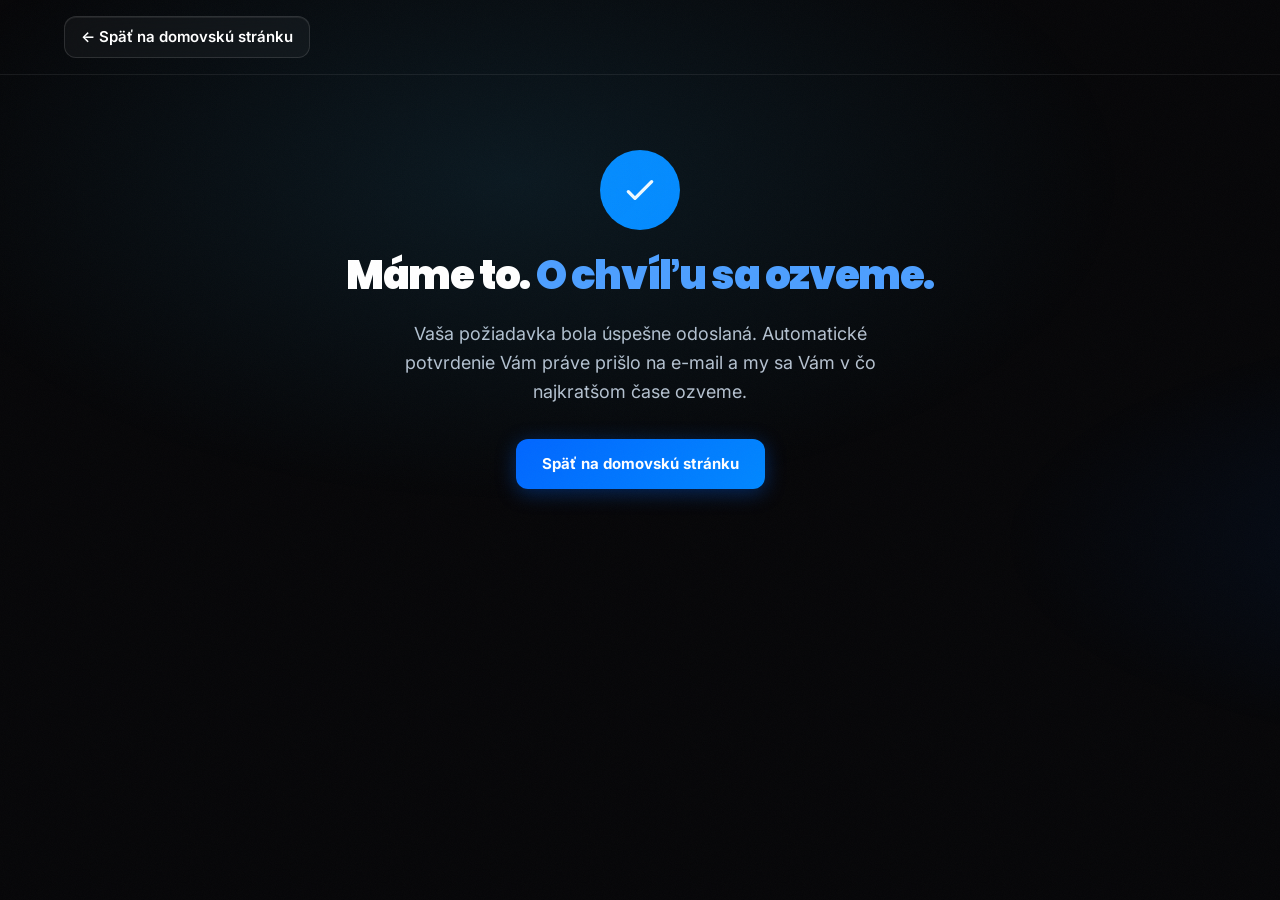
<file: dakujeme.html>
﻿<!DOCTYPE html>
<html lang="sk">
<head>
  <meta charset="UTF-8">
  <meta name="viewport" content="width=device-width, initial-scale=1.0">
  <title>Ďakujeme | DetailFolie.com</title>
  <link rel="stylesheet" href="style.css">
  <style>
    .privacy-content { max-width: 800px; margin: 120px auto 80px; padding: 0 24px; color: var(--text-2); }
    .privacy-content h1 { font-size: 36px; color: var(--text-1); margin-bottom: 24px; }
    .privacy-content h2 { font-size: 24px; color: var(--text-1); margin-top: 40px; margin-bottom: 16px; }
    .privacy-content p { line-height: 1.6; margin-bottom: 16px; }
    .privacy-content ul { padding-left: 20px; margin-bottom: 16px; }
    .privacy-content li { margin-bottom: 8px; }
  </style>
  <meta name="robots" content="noindex, follow"/>
  <link rel="icon" type="image/svg+xml" href="/favicon.svg"/>

</head>
<body>
  <!-- NAV (will be populated dynamically or static, let's keep it simple with a back button) -->
  <nav class="navbar" style="background: var(--bg); border-bottom: 1px solid var(--border);">
    <div class="nav-inner" style="justify-content: flex-start;">
      <a href="/" class="btn btn-ghost" style="padding: 8px 16px;">&larr; Späť na domovskú stránku</a>
    </div>
  </nav>

  <div class="privacy-content" style="text-align: center; margin-top: 150px; min-height: 50vh;">
    <div style="width: 80px; height: 80px; background: var(--blue-h); color: #fff; border-radius: 50%; display: flex; align-items: center; justify-content: center; margin: 0 auto 24px;">
      <svg width="40" height="40" viewBox="0 0 24 24" fill="none" stroke="currentColor" stroke-width="2" stroke-linecap="round" stroke-linejoin="round"><path d="M5 13l4 4L19 7"/></svg>
    </div>
    <h1 class="hero-title" style="font-size:40px;">Máme to. <span class="gt-blue">O chvíľu sa ozveme.</span></h1>
    <p style="font-size: 18px; max-width: 500px; margin: 0 auto 32px;">Vaša požiadavka bola úspešne odoslaná. Automatické potvrdenie Vám práve prišlo na e-mail a my sa Vám v čo najkratšom čase ozveme.</p>
    <a href="/" class="btn btn-primary">Späť na domovskú stránku</a>
  </div>
</body>
</html>
</file>
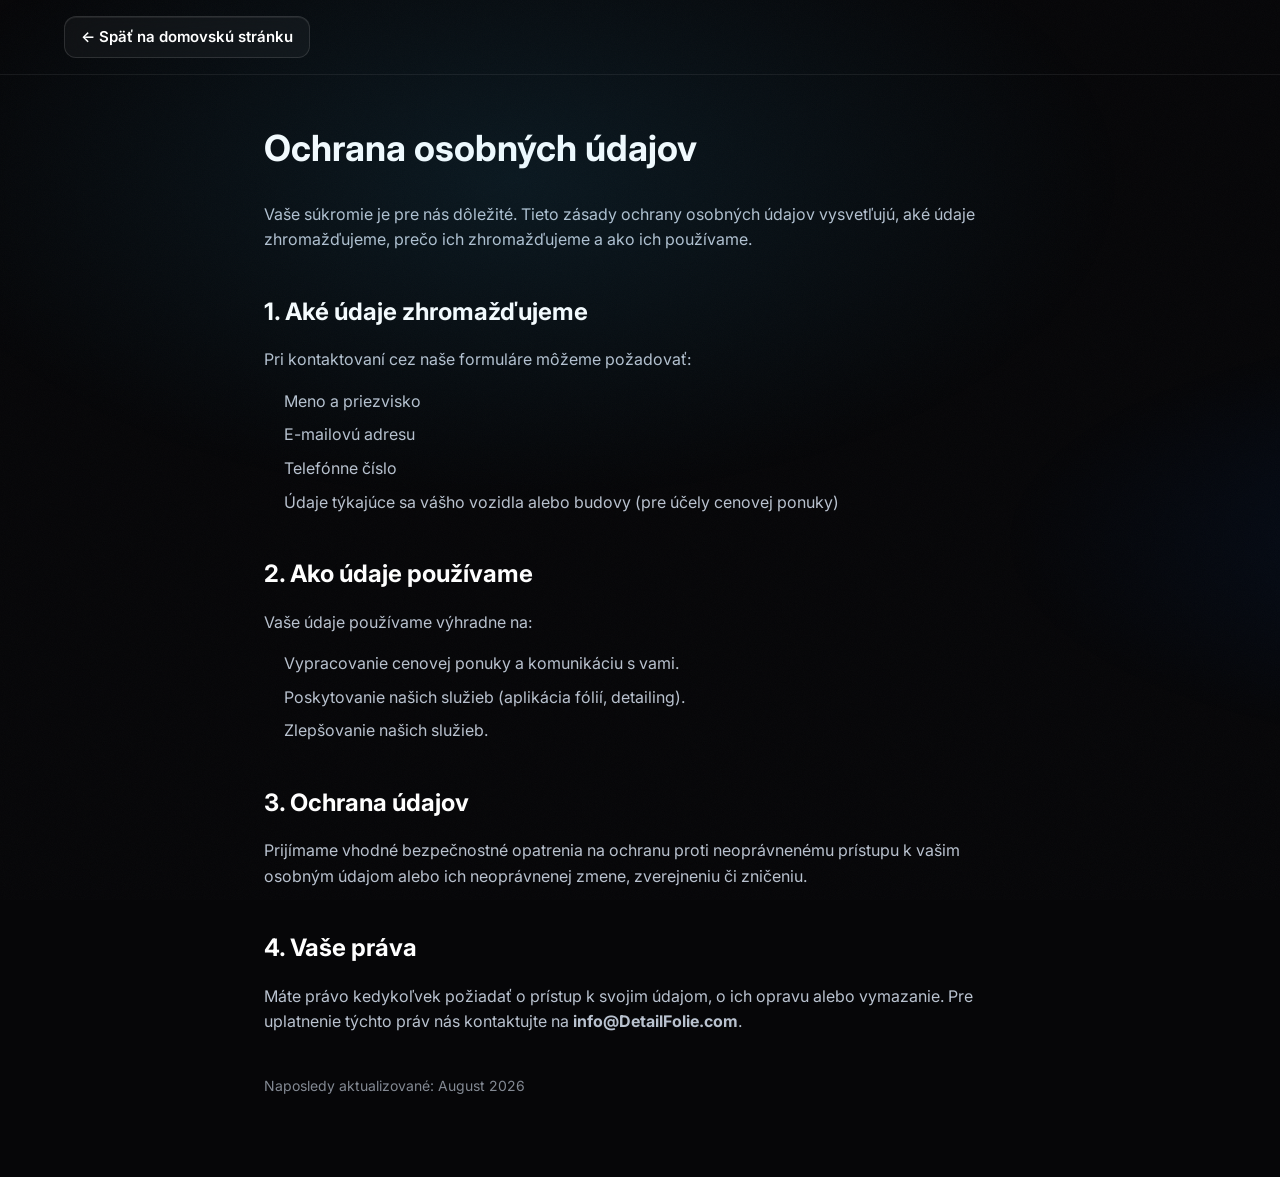
<file: ochrana-osobnych-udajov.html>
﻿<!DOCTYPE html>
<html lang="sk">
<head>
  <meta charset="UTF-8">
  <meta name="viewport" content="width=device-width, initial-scale=1.0">
  <title>Ochrana osobných údajov | DetailFolie.com</title>
  <link rel="stylesheet" href="style.css">
  <style>
    .privacy-content { max-width: 800px; margin: 120px auto 80px; padding: 0 24px; color: var(--text-2); }
    .privacy-content h1 { font-size: 36px; color: var(--text-1); margin-bottom: 24px; }
    .privacy-content h2 { font-size: 24px; color: var(--text-1); margin-top: 40px; margin-bottom: 16px; }
    .privacy-content p { line-height: 1.6; margin-bottom: 16px; }
    .privacy-content ul { padding-left: 20px; margin-bottom: 16px; }
    .privacy-content li { margin-bottom: 8px; }
  </style>
  <link rel="canonical" href="https://detailfolie.com/ochrana-osobnych-udajov" />

</head>
<body>
  <!-- NAV (will be populated dynamically or static, let's keep it simple with a back button) -->
  <nav class="navbar" style="background: var(--bg); border-bottom: 1px solid var(--border);">
    <div class="nav-inner" style="justify-content: flex-start;">
      <a href="/" class="btn btn-ghost" style="padding: 8px 16px;">&larr; Späť na domovskú stránku</a>
    </div>
  </nav>

  <div class="privacy-content">
    <h1>Ochrana osobných údajov</h1>
    <p>Vaše súkromie je pre nás dôležité. Tieto zásady ochrany osobných údajov vysvetľujú, aké údaje zhromažďujeme, prečo ich zhromažďujeme a ako ich používame.</p>

    <h2>1. Aké údaje zhromažďujeme</h2>
    <p>Pri kontaktovaní cez naše formuláre môžeme požadovať:</p>
    <ul>
      <li>Meno a priezvisko</li>
      <li>E-mailovú adresu</li>
      <li>Telefónne číslo</li>
      <li>Údaje týkajúce sa vášho vozidla alebo budovy (pre účely cenovej ponuky)</li>
    </ul>

    <h2>2. Ako údaje používame</h2>
    <p>Vaše údaje používame výhradne na:</p>
    <ul>
      <li>Vypracovanie cenovej ponuky a komunikáciu s vami.</li>
      <li>Poskytovanie našich služieb (aplikácia fólií, detailing).</li>
      <li>Zlepšovanie našich služieb.</li>
    </ul>

    <h2>3. Ochrana údajov</h2>
    <p>Prijímame vhodné bezpečnostné opatrenia na ochranu proti neoprávnenému prístupu k vašim osobným údajom alebo ich neoprávnenej zmene, zverejneniu či zničeniu.</p>

    <h2>4. Vaše práva</h2>
    <p>Máte právo kedykoľvek požiadať o prístup k svojim údajom, o ich opravu alebo vymazanie. Pre uplatnenie týchto práv nás kontaktujte na <strong>info@DetailFolie.com</strong>.</p>
    
    <p style="margin-top:40px; font-size: 14px; opacity: 0.7;">Naposledy aktualizované: August 2026</p>
  </div>
</body>
</html>
</file>
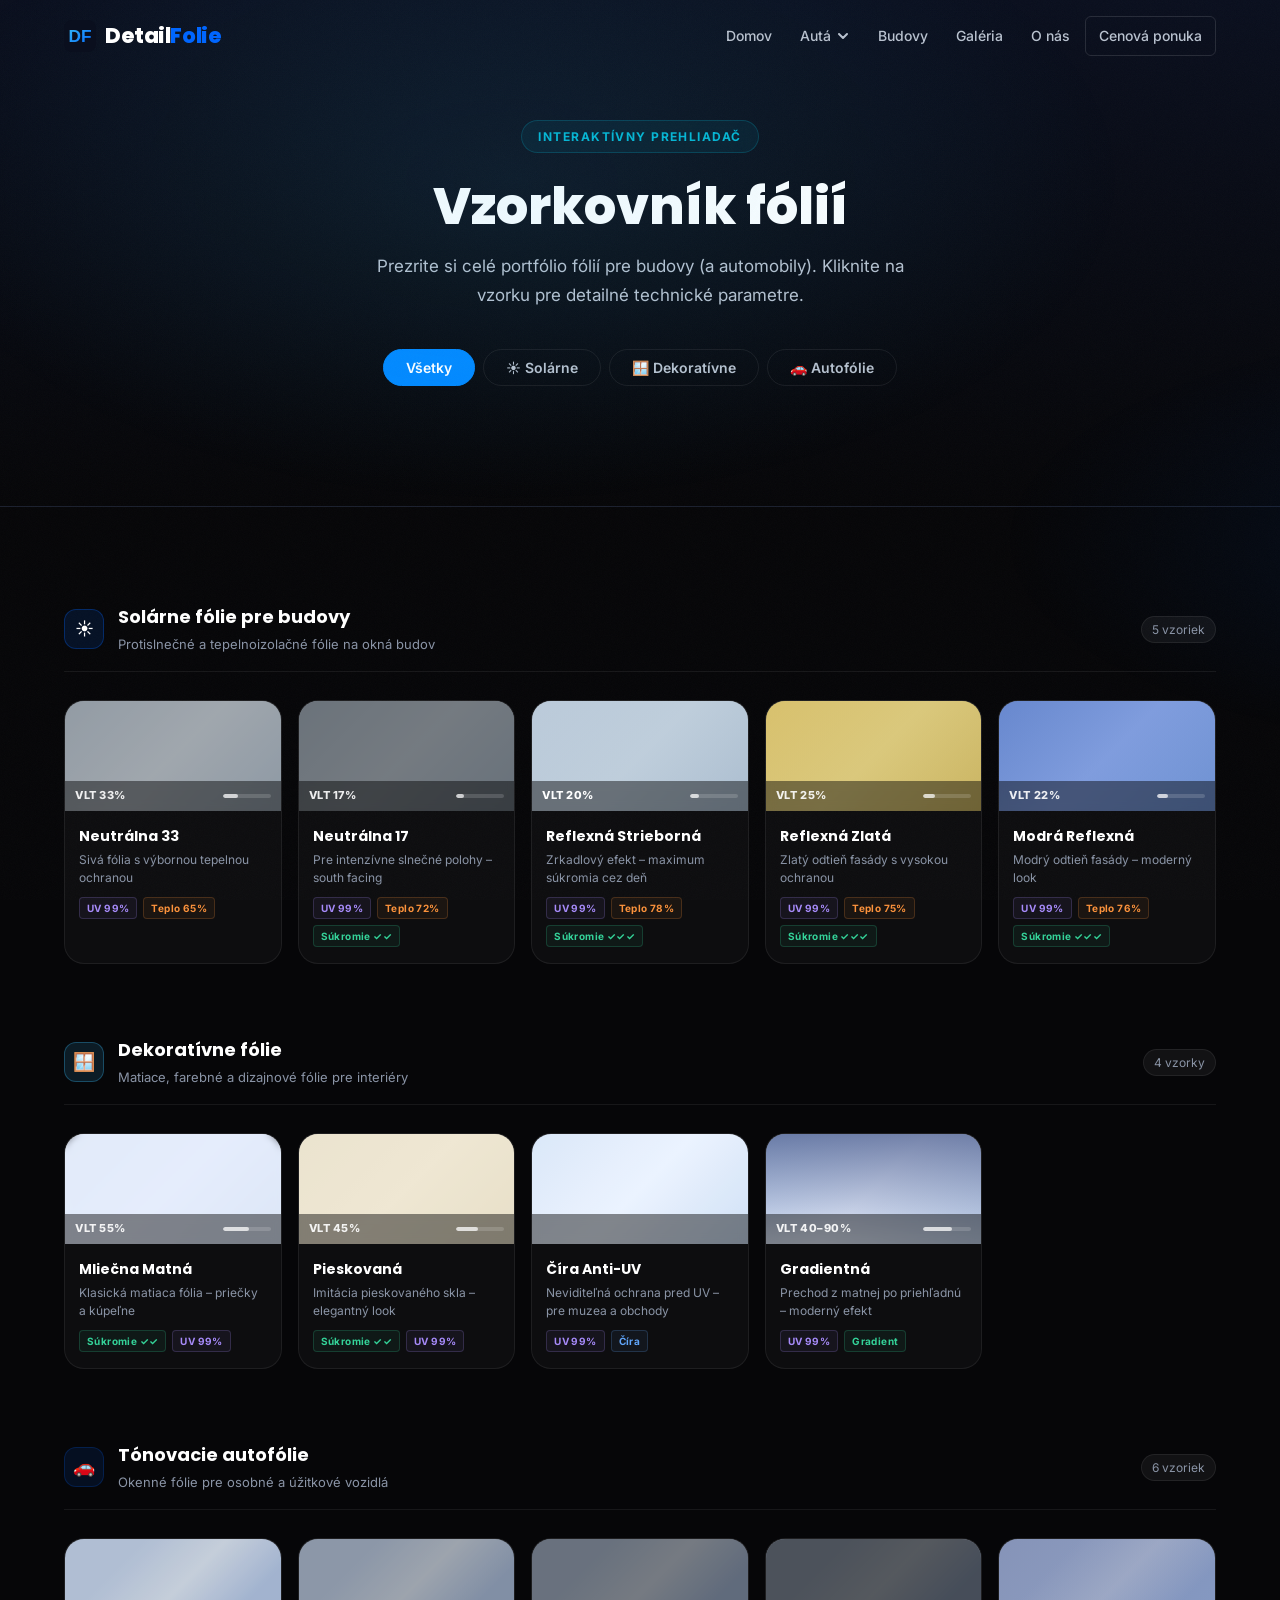
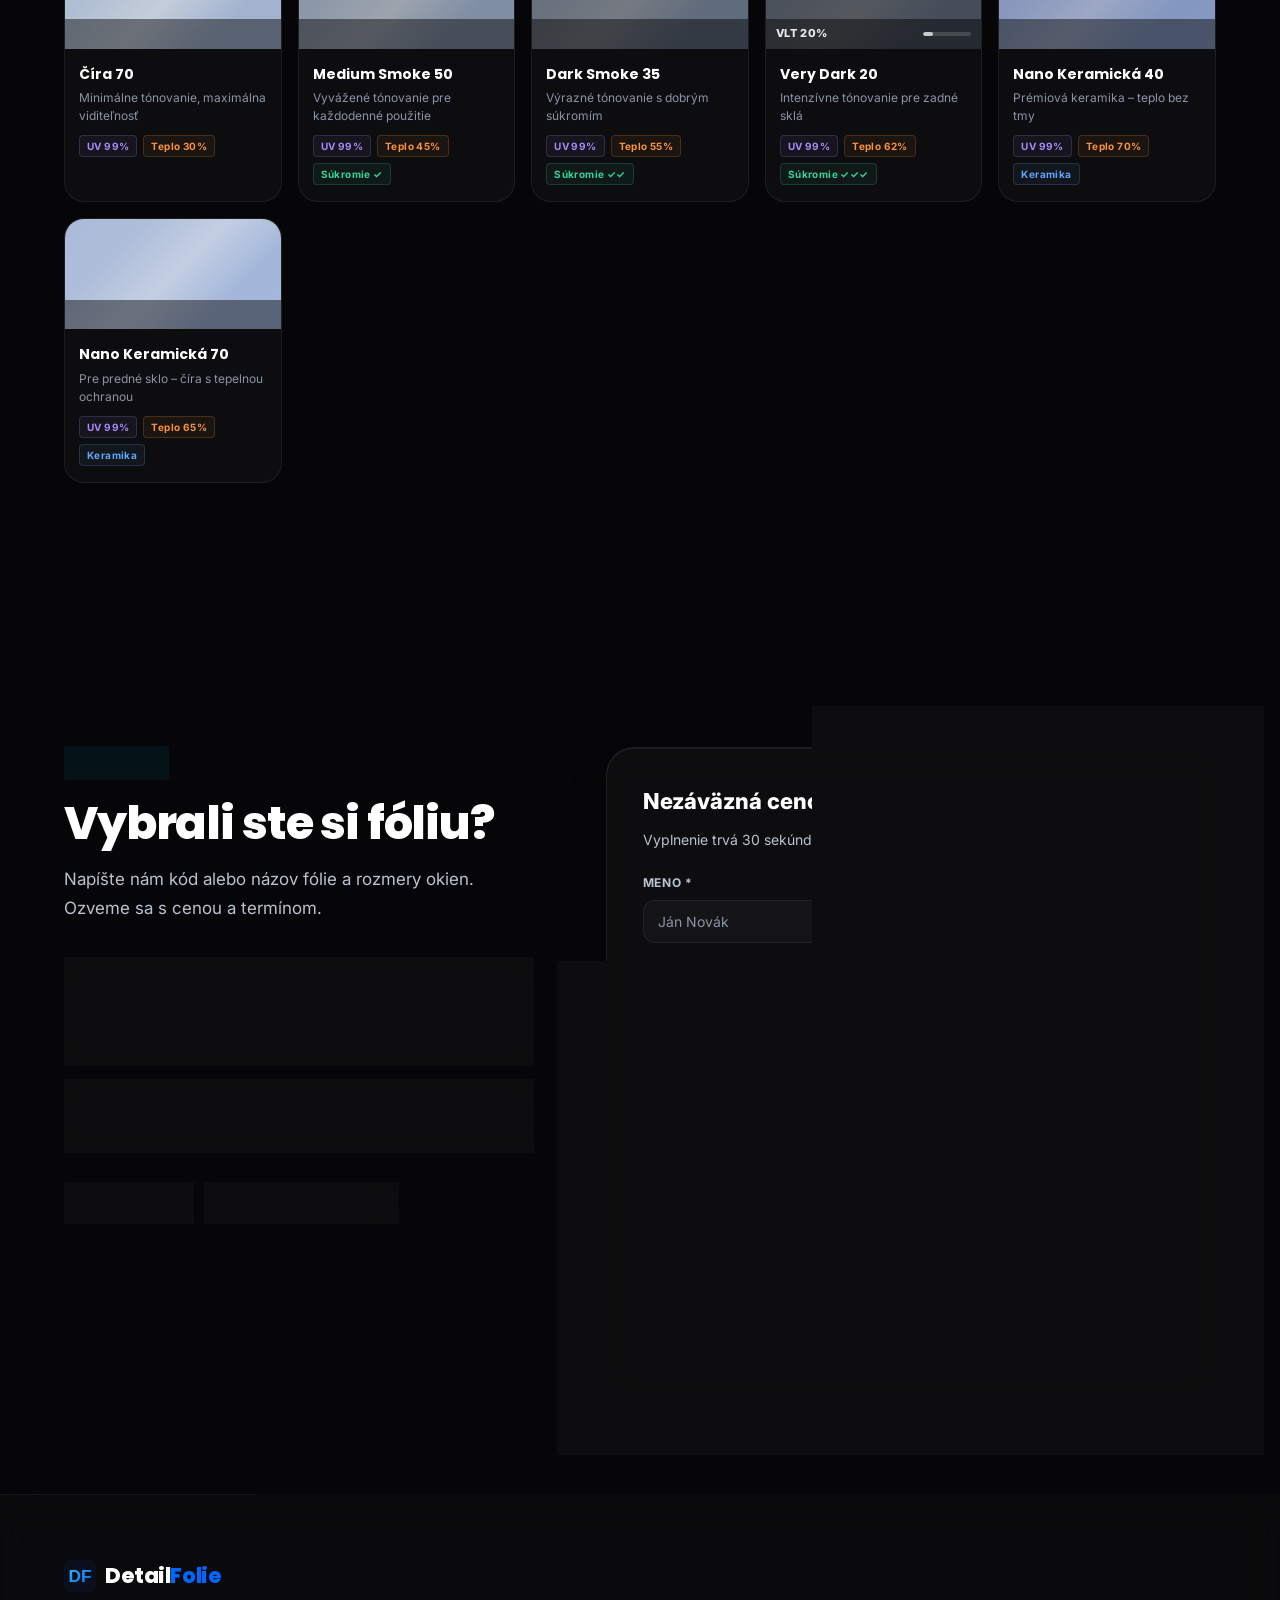
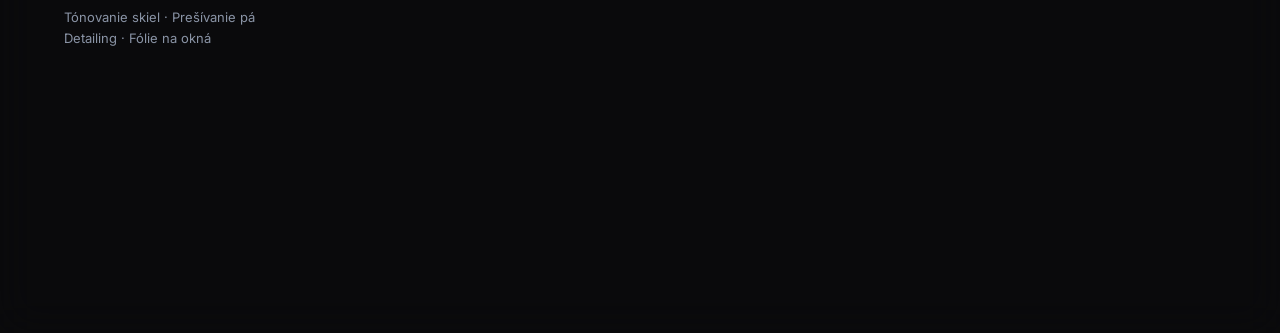
<file: vzorkovnik.html>
﻿<!DOCTYPE html>
<html lang="sk">
<head>
  <meta charset="UTF-8"/>
  <meta name="viewport" content="width=device-width, initial-scale=1.0"/>
  <title>Vzorkovník fólií na okná a autá – solárne, mliečne, tónovacie | DetailFolie</title>
  <meta name="description" content="Interaktívny vzorkovník fólií na okná budov a autá: solárne, mliečne a dekoratívne fólie na okná a tónovacie fólie na zadné sklá auta s parametrami priepustnosti svetla, UV a tepla. Poradíme s výberom zadarmo."/>
  <meta name="robots" content="index, follow, max-image-preview:large"/>
  <link rel="icon" type="image/svg+xml" href="/favicon.svg"/>
  <link rel="apple-touch-icon" href="/favicon.jpg"/>
  <meta property="og:type" content="website"/>
  <meta property="og:site_name" content="DetailFolie"/>
  <meta property="og:url" content="https://detailfolie.com/vzorkovnik"/>
  <meta property="og:title" content="Vzorkovník fólií na okná a autá | DetailFolie"/>
  <meta property="og:image" content="https://detailfolie.com/assets/og/budovy.jpg"/>
  <meta property="og:locale" content="sk_SK"/>
  <meta property="og:locale:alternate" content="cs_CZ"/>
  <link rel="stylesheet" href="style.css"/>
  <link rel="preconnect" href="https://fonts.googleapis.com"/>
  <link href="https://fonts.googleapis.com/css2?family=Inter:wght@400;500;600;700&family=Poppins:wght@600;700;800&display=swap" rel="stylesheet"/>
  <style>
    /* ── Vzorkovník page styles ── */
    .vz-hero {
      padding: 120px 0 64px;
      text-align: center;
      background: linear-gradient(180deg, #0a0f1e 0%, var(--bg-dark) 100%);
      border-bottom: 1px solid var(--border);
    }
    .vz-hero .tag { margin-bottom: 16px; display: inline-block; }
    .vz-hero h1 {
      font-size: clamp(2rem, 5vw, 3.2rem);
      font-family: 'Poppins', sans-serif;
      font-weight: 800;
      color: var(--text-1);
      margin-bottom: 16px;
      line-height: 1.15;
    }
    .vz-hero p {
      font-size: 17px;
      color: var(--text-2);
      max-width: 540px;
      margin: 0 auto 40px;
      line-height: 1.7;
    }

    /* Category tabs */
    .vz-tabs {
      display: flex;
      gap: 8px;
      justify-content: center;
      flex-wrap: wrap;
      margin-bottom: 56px;
    }
    .vz-tab {
      padding: 9px 22px;
      border-radius: 99px;
      border: 1px solid var(--border);
      background: transparent;
      color: var(--text-2);
      font-size: 14px;
      font-weight: 600;
      cursor: pointer;
      transition: all 0.2s ease;
      font-family: 'Inter', sans-serif;
    }
    .vz-tab:hover { background: rgba(255,255,255,0.05); color: var(--text-1); }
    .vz-tab.active {
      background: var(--blue-h);
      border-color: var(--blue-h);
      color: #fff;
    }

    /* Category section */
    .vz-cat {
      margin-bottom: 72px;
    }
    .vz-cat-hdr {
      display: flex;
      align-items: center;
      gap: 14px;
      margin-bottom: 28px;
      padding-bottom: 16px;
      border-bottom: 1px solid var(--border);
    }
    .vz-cat-ico {
      width: 40px; height: 40px;
      border-radius: var(--r-md);
      display: flex; align-items: center; justify-content: center;
      font-size: 18px;
      flex-shrink: 0;
    }
    .vz-cat-title {
      font-size: 18px;
      font-weight: 700;
      color: var(--text-1);
      font-family: 'Poppins', sans-serif;
    }
    .vz-cat-sub {
      font-size: 13px;
      color: var(--text-3);
      margin-top: 2px;
    }
    .vz-cat-count {
      margin-left: auto;
      font-size: 12px;
      color: var(--text-3);
      background: rgba(255,255,255,0.05);
      border: 1px solid var(--border);
      padding: 3px 10px;
      border-radius: 99px;
    }

    /* Swatches grid */
    .vz-grid {
      display: grid;
      grid-template-columns: repeat(auto-fill, minmax(200px, 1fr));
      gap: 16px;
    }

    /* Individual swatch card */
    .vz-swatch {
      background: var(--bg-card);
      border: 1px solid var(--border);
      border-radius: var(--r-lg);
      overflow: hidden;
      cursor: pointer;
      transition: transform 0.2s ease, box-shadow 0.2s ease, border-color 0.2s ease;
      position: relative;
    }
    .vz-swatch:hover {
      transform: translateY(-4px);
      box-shadow: 0 16px 40px rgba(0,0,0,0.4);
      border-color: rgba(255,255,255,0.18);
    }

    /* Color preview area */
    .vz-preview {
      width: 100%;
      height: 110px;
      position: relative;
      overflow: hidden;
    }
    .vz-preview-bg {
      position: absolute;
      inset: 0;
      background: linear-gradient(135deg, #c8d8f0 25%, #e0eaf8 50%, #b8ccec 75%);
    }
    .vz-tint {
      position: absolute;
      inset: 0;
    }
    .vz-preview-label {
      position: absolute;
      bottom: 0; left: 0; right: 0;
      padding: 6px 10px;
      background: rgba(0,0,0,0.45);
      backdrop-filter: blur(4px);
      display: flex;
      align-items: center;
      justify-content: space-between;
    }
    .vz-vlt {
      font-size: 11px;
      font-weight: 800;
      color: rgba(255,255,255,0.9);
      letter-spacing: .05em;
    }
    .vz-vlt-bar {
      width: 48px; height: 4px;
      background: rgba(255,255,255,0.15);
      border-radius: 2px;
      overflow: hidden;
    }
    .vz-vlt-fill {
      height: 100%;
      background: rgba(255,255,255,0.7);
      border-radius: 2px;
    }

    /* Card body */
    .vz-body {
      padding: 14px 14px 16px;
    }
    .vz-name {
      font-size: 14px;
      font-weight: 700;
      color: var(--text-1);
      margin-bottom: 4px;
      font-family: 'Poppins', sans-serif;
    }
    .vz-desc {
      font-size: 12px;
      color: var(--text-3);
      line-height: 1.5;
      margin-bottom: 10px;
    }
    .vz-specs {
      display: flex;
      gap: 6px;
      flex-wrap: wrap;
    }
    .vz-spec {
      font-size: 10px;
      font-weight: 700;
      padding: 2px 7px;
      border-radius: 4px;
      background: rgba(255,255,255,0.05);
      border: 1px solid rgba(255,255,255,0.08);
      color: var(--text-3);
      letter-spacing: .04em;
      white-space: nowrap;
    }
    .vz-spec.uv    { color: #a78bfa; border-color: rgba(167,139,250,0.2); background: rgba(167,139,250,0.06); }
    .vz-spec.heat  { color: #fb923c; border-color: rgba(251,146,60,0.2);  background: rgba(251,146,60,0.06);  }
    .vz-spec.priv  { color: #34d399; border-color: rgba(52,211,153,0.2);  background: rgba(52,211,153,0.06);  }
    .vz-spec.safe  { color: #60a5fa; border-color: rgba(96,165,250,0.2);  background: rgba(96,165,250,0.06);  }

    /* Detail panel */
    .vz-detail-panel {
      display: none;
      position: fixed;
      inset: 0;
      z-index: 1000;
      align-items: center;
      justify-content: center;
      background: rgba(0,0,0,0.7);
      backdrop-filter: blur(10px);
      padding: 20px;
    }
    .vz-detail-panel.open { display: flex; }
    .vz-detail-box {
      background: var(--bg-card);
      border: 1px solid var(--border);
      border-radius: var(--r-xl);
      width: 100%;
      max-width: 560px;
      overflow: hidden;
      box-shadow: 0 40px 100px rgba(0,0,0,0.6);
      animation: panelIn 0.25s cubic-bezier(0.34,1.56,0.64,1);
    }
    @keyframes panelIn {
      from { opacity: 0; transform: scale(0.92) translateY(20px); }
      to   { opacity: 1; transform: scale(1) translateY(0); }
    }
    .vz-detail-preview {
      width: 100%;
      height: 200px;
      position: relative;
    }
    .vz-detail-preview .vz-preview-bg { height: 200px; }
    .vz-detail-close {
      position: absolute;
      top: 14px; right: 14px;
      width: 36px; height: 36px;
      border-radius: 50%;
      background: rgba(0,0,0,0.5);
      border: 1px solid rgba(255,255,255,0.15);
      color: #fff;
      font-size: 18px;
      display: flex; align-items: center; justify-content: center;
      cursor: pointer;
      backdrop-filter: blur(8px);
      transition: background 0.2s;
    }
    .vz-detail-close:hover { background: rgba(255,255,255,0.15); }
    .vz-detail-body { padding: 24px 28px 28px; }
    .vz-detail-name {
      font-size: 22px; font-weight: 800;
      font-family: 'Poppins', sans-serif;
      color: var(--text-1);
      margin-bottom: 6px;
    }
    .vz-detail-type {
      font-size: 13px; color: var(--text-3);
      margin-bottom: 20px;
    }
    .vz-detail-stats {
      display: grid;
      grid-template-columns: repeat(3, 1fr);
      gap: 12px;
      margin-bottom: 20px;
    }
    .vz-stat-box {
      background: rgba(255,255,255,0.04);
      border: 1px solid rgba(255,255,255,0.07);
      border-radius: var(--r-md);
      padding: 14px 10px;
      text-align: center;
    }
    .vz-stat-val {
      font-size: 20px; font-weight: 800;
      font-family: 'Poppins', sans-serif;
      color: var(--text-1);
    }
    .vz-stat-lbl {
      font-size: 10px; font-weight: 700;
      color: var(--text-3);
      text-transform: uppercase;
      letter-spacing: .1em;
      margin-top: 3px;
    }
    .vz-detail-features {
      display: flex; flex-direction: column; gap: 8px;
      margin-bottom: 24px;
    }
    .vz-feat {
      display: flex; align-items: center; gap: 10px;
      font-size: 13px; color: var(--text-2);
    }
    .vz-feat::before {
      content: '✓';
      width: 20px; height: 20px;
      border-radius: 50%;
      background: rgba(52,211,153,0.12);
      border: 1px solid rgba(52,211,153,0.2);
      color: #34d399;
      font-size: 11px; font-weight: 800;
      display: flex; align-items: center; justify-content: center;
      flex-shrink: 0;
    }
    .vz-detail-cta {
      display: flex; gap: 10px;
    }
    .vz-detail-cta .btn { flex: 1; justify-content: center; }

    @media (max-width: 600px) {
      .vz-grid { grid-template-columns: repeat(2, 1fr); }
      .vz-detail-stats { grid-template-columns: repeat(3,1fr); }
    }
  </style>
  <link rel="canonical" href="https://detailfolie.com/vzorkovnik" />

</head>
<body>

<!-- NAV -->
<nav class="navbar" id="navbar" aria-label="Hlavné menu">
  <div class="nav-inner">
    <a aria-label="DetailFolie – domov" class="nav-logo" href="/">
      <span style="display:inline-flex;align-items:center;gap:9px;">
        <img src="/favicon.svg" alt="" width="32" height="32" style="border-radius:8px;vertical-align:middle;"/>
        <span class="logo-text">Detail<span class="logo-accent">Folie</span></span>
      </span>
    </a>

    <ul class="nav-links" id="navLinks">
      <li class="nav-item"><a class="nav-link" data-page="/" href="/">Domov</a></li>
      <li class="nav-item">
        <a href="/auto" class="nav-link" data-page="/auto" aria-haspopup="true">
          Autá
          <svg class="nav-chevron" width="14" height="14" viewBox="0 0 14 14" fill="none" aria-hidden="true"><path d="M3 5l4 4 4-4" stroke="currentColor" stroke-width="2" stroke-linecap="round" stroke-linejoin="round"/></svg>
        </a>
        <div class="nav-dropdown">
          <a class="dropdown-link" data-page="/auto-folie" href="/auto-folie">
            <div class="dropdown-icon"><svg width="18" height="18" viewBox="0 0 24 24" fill="none" aria-hidden="true"><path d="M3 11l2-5h14l2 5M3 11v6h18v-6M3 11H1m20 0h2" stroke="currentColor" stroke-width="2" stroke-linecap="round"/></svg></div>
            <div><span>Fólie pre auto</span><span class="dropdown-label">Tónovanie skiel s certifikátom</span></div>
          </a>
          <div class="dropdown-sep"></div>
          <a class="dropdown-link" data-page="/presivanie" href="/presivanie">
            <div class="dropdown-icon"><svg width="18" height="18" viewBox="0 0 24 24" fill="none" aria-hidden="true"><path d="M12 2v20M2 12h20" stroke="currentColor" stroke-width="2" stroke-linecap="round"/></svg></div>
            <div><span>Prešívanie pásov</span><span class="dropdown-label">Farebné bezpečnostné pásy</span></div>
          </a>
          <div class="dropdown-sep"></div>
          <a class="dropdown-link" data-page="/detailing" href="/detailing">
            <div class="dropdown-icon"><svg width="18" height="18" viewBox="0 0 24 24" fill="none" aria-hidden="true"><circle cx="12" cy="12" r="9" stroke="currentColor" stroke-width="2"/><path d="M12 8v4l3 3" stroke="currentColor" stroke-width="2" stroke-linecap="round"/></svg></div>
            <div><span>Detailing</span><span class="dropdown-label">Čistenie, leštenie, keramika</span></div>
          </a>
        </div>
      </li>
      <li class="nav-item"><a class="nav-link" data-page="/budovy" href="/budovy">Budovy</a></li>
      <li class="nav-item"><a class="nav-link" data-page="/galeria" href="/galeria">Galéria</a></li>
      <li class="nav-item"><a class="nav-link" href="/#preco-my">O nás</a></li>
      <li class="nav-item"><a class="nav-link nav-cta" href="#kontakt">Cenová ponuka</a></li>
    </ul>
    <button class="nav-toggle" id="navToggle" aria-label="Otvoriť menu" aria-expanded="false" aria-controls="mobileDrawer"><span></span><span></span><span></span></button>
  </div>
</nav>

<div class="mobile-drawer" id="mobileDrawer">
  <a class="nav-link" href="/">Domov</a>
  <div class="mobile-sep"></div>
  <a class="mobile-group-title" href="/auto">Autá</a>
  <a class="dropdown-link" href="/auto-folie"><div class="dropdown-icon"><svg width="16" height="16" viewBox="0 0 24 24" fill="none" aria-hidden="true"><path d="M3 11l2-5h14l2 5M3 11v6h18v-6" stroke="currentColor" stroke-width="2" stroke-linecap="round"/></svg></div><div><span>Fólie pre auto</span></div></a>
  <a class="dropdown-link" href="/presivanie"><div class="dropdown-icon"><svg width="16" height="16" viewBox="0 0 24 24" fill="none" aria-hidden="true"><path d="M12 2v20M2 12h20" stroke="currentColor" stroke-width="2" stroke-linecap="round"/></svg></div><div><span>Prešívanie pásov</span></div></a>
  <a class="dropdown-link" href="/detailing"><div class="dropdown-icon"><svg width="16" height="16" viewBox="0 0 24 24" fill="none" aria-hidden="true"><circle cx="12" cy="12" r="9" stroke="currentColor" stroke-width="2"/></svg></div><div><span>Detailing</span></div></a>
  <div class="mobile-sep"></div>
  <a class="nav-link" href="/budovy">Fólie na budovy</a>
  <a class="nav-link" href="/galeria">Galéria prác</a>
  <a class="nav-link" href="/vzorkovnik">Vzorkovník fólií</a>
  <a class="nav-link" href="#kontakt" style="color:var(--blue-h);font-weight:700">Cenová ponuka</a>
</div>

<!-- HERO -->
<section class="vz-hero">
  <div class="container">
    <span class="tag">Interaktívny prehliadač</span>
    <h1>Vzorkovník fólií</h1>
    <p>Prezrite si celé portfólio fólií pre budovy (a automobily). Kliknite na vzorku pre detailné technické parametre.</p>

    <!-- Filter tabs -->
    <div class="vz-tabs">
      <button class="vz-tab active" data-cat="all">Všetky</button>
      <button class="vz-tab" data-cat="solar">☀️ Solárne</button>
      <button class="vz-tab" data-cat="deco">🪟 Dekoratívne</button>
      <button class="vz-tab" data-cat="auto">🚗 Autofólie</button>
    </div>
  </div>
</section>

<!-- MAIN CONTENT -->
<main class="sec">
  <div class="container">

    <!-- ══ SOLÁRNE / REFLEXNÉ PRE BUDOVY ══ -->
    <div class="vz-cat" data-group="solar">
      <div class="vz-cat-hdr">
        <div class="vz-cat-ico" style="background:rgba(0,102,255,0.12);border:1px solid rgba(0,102,255,0.3);">☀️</div>
        <div>
          <div class="vz-cat-title">Solárne fólie pre budovy</div>
          <div class="vz-cat-sub">Protislnečné a tepelnoizolačné fólie na okná budov</div>
        </div>
        <span class="vz-cat-count">5 vzoriek</span>
      </div>
      <div class="vz-grid">

        <div class="vz-swatch" data-name="Solárna Neutrálna 33" data-type="Solárna fólia – neutrálna" data-vlt="33" data-uv="99" data-heat="65" data-priv="Stredné" data-features="Neutrálna sivá – nemení charakter budovy|Blokuje 65% slnečného tepla|Ochrana nábytku pred UV žiarením|Vhodná pre kancelárie a obchodné priestory" data-color="rgba(80,80,80,0.45)" data-cat="solar">
          <div class="vz-preview">
            <div class="vz-preview-bg" style="background:linear-gradient(135deg,#d0dce8,#e8f0f8,#c8d8e8)"></div>
            <div class="vz-tint" style="background:rgba(60,65,70,0.42)"></div>
            <div class="vz-preview-label">
              <span class="vz-vlt">VLT 33%</span>
              <div class="vz-vlt-bar"><div class="vz-vlt-fill" style="width:33%"></div></div>
            </div>
          </div>
          <div class="vz-body">
            <div class="vz-name">Neutrálna 33</div>
            <div class="vz-desc">Sivá fólia s výbornou tepelnou ochranou</div>
            <div class="vz-specs">
              <span class="vz-spec uv">UV 99%</span>
              <span class="vz-spec heat">Teplo 65%</span>
            </div>
          </div>
        </div>

        <div class="vz-swatch" data-name="Solárna Neutrálna 17" data-type="Solárna fólia – neutrálna" data-vlt="17" data-uv="99" data-heat="72" data-priv="Vysoké" data-features="Výrazné tónovanie pre južné fasády|Blokuje až 72% tepla|Redukuje prevádzkové náklady na klimatizáciu|Pre extrémne slnečné polohy" data-color="rgba(50,55,60,0.62)" data-cat="solar">
          <div class="vz-preview">
            <div class="vz-preview-bg" style="background:linear-gradient(135deg,#d0dce8,#e8f0f8,#c8d8e8)"></div>
            <div class="vz-tint" style="background:rgba(40,45,50,0.6)"></div>
            <div class="vz-preview-label">
              <span class="vz-vlt">VLT 17%</span>
              <div class="vz-vlt-bar"><div class="vz-vlt-fill" style="width:17%"></div></div>
            </div>
          </div>
          <div class="vz-body">
            <div class="vz-name">Neutrálna 17</div>
            <div class="vz-desc">Pre intenzívne slnečné polohy – south facing</div>
            <div class="vz-specs">
              <span class="vz-spec uv">UV 99%</span>
              <span class="vz-spec heat">Teplo 72%</span>
              <span class="vz-spec priv">Súkromie ✓✓</span>
            </div>
          </div>
        </div>

        <div class="vz-swatch" data-name="Reflexná Strieborná" data-type="Solárna fólia – reflexná" data-vlt="20" data-uv="99" data-heat="78" data-priv="Veľmi vysoké" data-features="Zrkadlový efekt zvonka|Maximálna tepelná ochrana|Ideálna pre presklené fasády|Znižuje prehrievanie o až 78%" data-color="rgba(180,190,200,0.6)" data-cat="solar">
          <div class="vz-preview">
            <div class="vz-preview-bg" style="background:linear-gradient(135deg,#c8d8e8,#dce8f0,#b8c8d8)"></div>
            <div class="vz-tint" style="background:linear-gradient(135deg,rgba(180,195,210,0.65),rgba(160,180,200,0.55));"></div>
            <div class="vz-preview-label">
              <span class="vz-vlt" style="color:#fff">VLT 20%</span>
              <div class="vz-vlt-bar"><div class="vz-vlt-fill" style="width:20%"></div></div>
            </div>
          </div>
          <div class="vz-body">
            <div class="vz-name">Reflexná Strieborná</div>
            <div class="vz-desc">Zrkadlový efekt – maximum súkromia cez deň</div>
            <div class="vz-specs">
              <span class="vz-spec uv">UV 99%</span>
              <span class="vz-spec heat">Teplo 78%</span>
              <span class="vz-spec priv">Súkromie ✓✓✓</span>
            </div>
          </div>
        </div>

        <div class="vz-swatch" data-name="Reflexná Zlatá" data-type="Solárna fólia – reflexná" data-vlt="25" data-uv="99" data-heat="75" data-priv="Veľmi vysoké" data-features="Zlatý odtieň exteriéru|Exkluzívny vizuálny efekt|Vysoká tepelná ochrana|Vhodná pre reprezentatívne budovy" data-color="rgba(200,170,80,0.55)" data-cat="solar">
          <div class="vz-preview">
            <div class="vz-preview-bg" style="background:linear-gradient(135deg,#e8d8a0,#f0e8b8,#d8c888)"></div>
            <div class="vz-tint" style="background:linear-gradient(135deg,rgba(200,170,60,0.5),rgba(180,150,40,0.4))"></div>
            <div class="vz-preview-label">
              <span class="vz-vlt">VLT 25%</span>
              <div class="vz-vlt-bar"><div class="vz-vlt-fill" style="width:25%"></div></div>
            </div>
          </div>
          <div class="vz-body">
            <div class="vz-name">Reflexná Zlatá</div>
            <div class="vz-desc">Zlatý odtieň fasády s vysokou ochranou</div>
            <div class="vz-specs">
              <span class="vz-spec uv">UV 99%</span>
              <span class="vz-spec heat">Teplo 75%</span>
              <span class="vz-spec priv">Súkromie ✓✓✓</span>
            </div>
          </div>
        </div>

        <div class="vz-swatch" data-name="Modrá Reflexná" data-type="Solárna fólia – reflexná" data-vlt="22" data-uv="99" data-heat="76" data-priv="Veľmi vysoké" data-features="Modrý odtieň pre moderné budovy|Kompatibilná s dvojsklovom|Výborná tepelná ochrana|Minimalizuje oslnenie pracovníkov" data-color="rgba(60,100,180,0.55)" data-cat="solar">
          <div class="vz-preview">
            <div class="vz-preview-bg" style="background:linear-gradient(135deg,#a8c0e8,#c0d4f8,#90b0d8)"></div>
            <div class="vz-tint" style="background:linear-gradient(135deg,rgba(40,80,180,0.5),rgba(60,100,200,0.4))"></div>
            <div class="vz-preview-label">
              <span class="vz-vlt">VLT 22%</span>
              <div class="vz-vlt-bar"><div class="vz-vlt-fill" style="width:22%"></div></div>
            </div>
          </div>
          <div class="vz-body">
            <div class="vz-name">Modrá Reflexná</div>
            <div class="vz-desc">Modrý odtieň fasády – moderný look</div>
            <div class="vz-specs">
              <span class="vz-spec uv">UV 99%</span>
              <span class="vz-spec heat">Teplo 76%</span>
              <span class="vz-spec priv">Súkromie ✓✓✓</span>
            </div>
          </div>
        </div>

      </div>
    </div>

    <!-- ══ DEKORATÍVNE ══ -->
    <div class="vz-cat" data-group="deco">
      <div class="vz-cat-hdr">
        <div class="vz-cat-ico" style="background:rgba(56,189,248,0.12);border:1px solid rgba(56,189,248,0.3);">🪟</div>
        <div>
          <div class="vz-cat-title">Dekoratívne fólie</div>
          <div class="vz-cat-sub">Matiace, farebné a dizajnové fólie pre interiéry</div>
        </div>
        <span class="vz-cat-count">4 vzorky</span>
      </div>
      <div class="vz-grid">

        <div class="vz-swatch" data-name="Mliečna Matná" data-type="Dekoratívna fólia" data-vlt="55" data-uv="99" data-heat="20" data-priv="Stredné" data-features="Rozptyľuje svetlo rovnomerne|Zachováva prechod prirodzeného svetla|Vytvára matný efekt mliečneho skla|Ideálna pre kancelárske priečky" data-color="rgba(220,235,255,0.6)" data-cat="deco">
          <div class="vz-preview">
            <div class="vz-preview-bg" style="background:linear-gradient(135deg,#e8f0f8,#f0f5ff,#dce8f4)"></div>
            <div class="vz-tint" style="background:rgba(220,230,250,0.55);backdrop-filter:blur(3px)"></div>
            <div class="vz-preview-label">
              <span class="vz-vlt">VLT 55%</span>
              <div class="vz-vlt-bar"><div class="vz-vlt-fill" style="width:55%"></div></div>
            </div>
          </div>
          <div class="vz-body">
            <div class="vz-name">Mliečna Matná</div>
            <div class="vz-desc">Klasická matiaca fólia – priečky a kúpeľne</div>
            <div class="vz-specs">
              <span class="vz-spec priv">Súkromie ✓✓</span>
              <span class="vz-spec uv">UV 99%</span>
            </div>
          </div>
        </div>

        <div class="vz-swatch" data-name="Pieskovaná" data-type="Dekoratívna fólia" data-vlt="45" data-uv="99" data-heat="18" data-priv="Stredné" data-features="Imituje pieskovaný povrch skla|Dekoratívny efekt pre recepcie|Jednoduchá aplikácia a údržba|Bez permanentnej zmeny skla" data-color="rgba(240,235,220,0.6)" data-cat="deco">
          <div class="vz-preview">
            <div class="vz-preview-bg" style="background:linear-gradient(135deg,#ece8d8,#f4f0e0,#e4dfc8)"></div>
            <div class="vz-tint" style="background:rgba(235,225,200,0.55)"></div>
            <div class="vz-preview-label">
              <span class="vz-vlt">VLT 45%</span>
              <div class="vz-vlt-bar"><div class="vz-vlt-fill" style="width:45%"></div></div>
            </div>
          </div>
          <div class="vz-body">
            <div class="vz-name">Pieskovaná</div>
            <div class="vz-desc">Imitácia pieskovaného skla – elegantný look</div>
            <div class="vz-specs">
              <span class="vz-spec priv">Súkromie ✓✓</span>
              <span class="vz-spec uv">UV 99%</span>
            </div>
          </div>
        </div>

        <div class="vz-swatch" data-name="Číra Anti-UV" data-type="Dekoratívna / ochranná fólia" data-vlt="90" data-uv="99" data-heat="20" data-priv="Žiadne" data-features="Takmer neviditeľná na skle|Blokuje 99% UV žiarenia|Chráni nábytok a podlahy pred bielením|Pre múzeá, galérie a obchody" data-color="rgba(200,220,255,0.08)" data-cat="deco solar">
          <div class="vz-preview">
            <div class="vz-preview-bg" style="background:linear-gradient(135deg,#dce8f8,#eef4ff,#d0e0f4)"></div>
            <div class="vz-tint" style="background:rgba(200,220,255,0.07)"></div>
            <div class="vz-preview-label">
              <span class="vz-vlt">VLT 90%</span>
              <div class="vz-vlt-bar"><div class="vz-vlt-fill" style="width:90%"></div></div>
            </div>
          </div>
          <div class="vz-body">
            <div class="vz-name">Číra Anti-UV</div>
            <div class="vz-desc">Neviditeľná ochrana pred UV – pre muzea a obchody</div>
            <div class="vz-specs">
              <span class="vz-spec uv">UV 99%</span>
              <span class="vz-spec safe">Číra</span>
            </div>
          </div>
        </div>

        <div class="vz-swatch" data-name="Gradientná" data-type="Dekoratívna fólia" data-vlt="40" data-uv="99" data-heat="30" data-priv="Čiastočné" data-features="Prechod od matnej po priehľadnú|Moderný dizajnový efekt|Pre sklené zábradlia a priečky|Dostupná v rôznych farebných odtieňoch" data-color="linear-gradient(180deg,rgba(30,50,100,0.55) 0%,rgba(30,50,100,0) 100%)" data-cat="deco">
          <div class="vz-preview">
            <div class="vz-preview-bg" style="background:linear-gradient(135deg,#d0e0f8,#e8f0ff,#c8d8f0)"></div>
            <div class="vz-tint" style="background:linear-gradient(180deg,rgba(20,40,100,0.55) 0%,transparent 100%)"></div>
            <div class="vz-preview-label">
              <span class="vz-vlt">VLT 40–90%</span>
              <div class="vz-vlt-bar"><div class="vz-vlt-fill" style="width:60%"></div></div>
            </div>
          </div>
          <div class="vz-body">
            <div class="vz-name">Gradientná</div>
            <div class="vz-desc">Prechod z matnej po priehľadnú – moderný efekt</div>
            <div class="vz-specs">
              <span class="vz-spec uv">UV 99%</span>
              <span class="vz-spec priv">Gradient</span>
            </div>
          </div>
        </div>

      </div>
    </div>

    
    <!-- ══ AUTO TÓNOVACIE FÓLIE ══ -->
    <div class="vz-cat" data-group="auto">
      <div class="vz-cat-hdr">
        <div class="vz-cat-ico" style="background:rgba(0,102,255,0.1);border:1px solid rgba(0,102,255,0.2);">🚗</div>
        <div>
          <div class="vz-cat-title">Tónovacie autofólie</div>
          <div class="vz-cat-sub">Okenné fólie pre osobné a úžitkové vozidlá</div>
        </div>
        <span class="vz-cat-count">6 vzoriek</span>
      </div>
      <div class="vz-grid" id="gridAuto">

        <div class="vz-swatch" data-name="Svetlá číra" data-type="Tónovacia autofólia" data-vlt="70" data-uv="99" data-heat="30" data-priv="Nízke" data-features="Minimálna zmena vzhľadu|Ochrana pred UV žiarením|Vhodná pre predné sklo|Celoročná ochrana interiéru" data-color="rgba(0,0,0,0.12)" data-cat="auto">
          <div class="vz-preview">
            <div class="vz-preview-bg"></div>
            <div class="vz-tint" style="background:rgba(0,0,0,0.12)"></div>
            <div class="vz-preview-label">
              <span class="vz-vlt">VLT 70%</span>
              <div class="vz-vlt-bar"><div class="vz-vlt-fill" style="width:70%"></div></div>
            </div>
          </div>
          <div class="vz-body">
            <div class="vz-name">Číra 70</div>
            <div class="vz-desc">Minimálne tónovanie, maximálna viditeľnosť</div>
            <div class="vz-specs">
              <span class="vz-spec uv">UV 99%</span>
              <span class="vz-spec heat">Teplo 30%</span>
            </div>
          </div>
        </div>

        <div class="vz-swatch" data-name="Medium Smoke" data-type="Tónovacia autofólia" data-vlt="50" data-uv="99" data-heat="45" data-priv="Stredné" data-features="Vyvážená viditeľnosť a tónovanie|Ochrana pred UV žiarením|Znižuje oslnenie slnkom|Populárna pre bočné sklá" data-color="rgba(0,0,0,0.3)" data-cat="auto">
          <div class="vz-preview">
            <div class="vz-preview-bg"></div>
            <div class="vz-tint" style="background:rgba(0,0,0,0.3)"></div>
            <div class="vz-preview-label">
              <span class="vz-vlt">VLT 50%</span>
              <div class="vz-vlt-bar"><div class="vz-vlt-fill" style="width:50%"></div></div>
            </div>
          </div>
          <div class="vz-body">
            <div class="vz-name">Medium Smoke 50</div>
            <div class="vz-desc">Vyvážené tónovanie pre každodenné použitie</div>
            <div class="vz-specs">
              <span class="vz-spec uv">UV 99%</span>
              <span class="vz-spec heat">Teplo 45%</span>
              <span class="vz-spec priv">Súkromie ✓</span>
            </div>
          </div>
        </div>

        <div class="vz-swatch" data-name="Dark Smoke" data-type="Tónovacia autofólia" data-vlt="35" data-uv="99" data-heat="55" data-priv="Vysoké" data-features="Výrazné vizuálne stmavenie|Ochrana pred UV žiarením|Silná ochrana súkromia|Znižuje zahrievanie interiéru" data-color="rgba(0,0,0,0.48)" data-cat="auto">
          <div class="vz-preview">
            <div class="vz-preview-bg"></div>
            <div class="vz-tint" style="background:rgba(0,0,0,0.48)"></div>
            <div class="vz-preview-label">
              <span class="vz-vlt">VLT 35%</span>
              <div class="vz-vlt-bar"><div class="vz-vlt-fill" style="width:35%"></div></div>
            </div>
          </div>
          <div class="vz-body">
            <div class="vz-name">Dark Smoke 35</div>
            <div class="vz-desc">Výrazné tónovanie s dobrým súkromím</div>
            <div class="vz-specs">
              <span class="vz-spec uv">UV 99%</span>
              <span class="vz-spec heat">Teplo 55%</span>
              <span class="vz-spec priv">Súkromie ✓✓</span>
            </div>
          </div>
        </div>

        <div class="vz-swatch" data-name="Very Dark" data-type="Tónovacia autofólia" data-vlt="20" data-uv="99" data-heat="62" data-priv="Veľmi vysoké" data-features="Maximálna ochrana súkromia|Ochrana pred UV žiarením|Výrazné zníženie tepla|Vhodné pre zadné sklá" data-color="rgba(0,0,0,0.62)" data-cat="auto">
          <div class="vz-preview">
            <div class="vz-preview-bg"></div>
            <div class="vz-tint" style="background:rgba(0,0,0,0.62)"></div>
            <div class="vz-preview-label">
              <span class="vz-vlt">VLT 20%</span>
              <div class="vz-vlt-bar"><div class="vz-vlt-fill" style="width:20%"></div></div>
            </div>
          </div>
          <div class="vz-body">
            <div class="vz-name">Very Dark 20</div>
            <div class="vz-desc">Intenzívne tónovanie pre zadné sklá</div>
            <div class="vz-specs">
              <span class="vz-spec uv">UV 99%</span>
              <span class="vz-spec heat">Teplo 62%</span>
              <span class="vz-spec priv">Súkromie ✓✓✓</span>
            </div>
          </div>
        </div>

        <div class="vz-swatch" data-name="Nano Keramická 40" data-type="Nano-keramická autofólia" data-vlt="40" data-uv="99" data-heat="70" data-priv="Stredné" data-features="Nano-keramická technológia|Blokuje 70% tepla bez tmavnutia|Nerušuje GPS a mobilný signál|10-ročná záruka" data-color="rgba(10,20,60,0.38)" data-cat="auto solar">
          <div class="vz-preview">
            <div class="vz-preview-bg"></div>
            <div class="vz-tint" style="background:linear-gradient(135deg,rgba(10,20,80,0.35),rgba(20,40,100,0.3))"></div>
            <div class="vz-preview-label">
              <span class="vz-vlt">VLT 40%</span>
              <div class="vz-vlt-bar"><div class="vz-vlt-fill" style="width:40%"></div></div>
            </div>
          </div>
          <div class="vz-body">
            <div class="vz-name">Nano Keramická 40</div>
            <div class="vz-desc">Prémiová keramika – teplo bez tmy</div>
            <div class="vz-specs">
              <span class="vz-spec uv">UV 99%</span>
              <span class="vz-spec heat">Teplo 70%</span>
              <span class="vz-spec safe">Keramika</span>
            </div>
          </div>
        </div>

        <div class="vz-swatch" data-name="Nano Keramická 70" data-type="Nano-keramická autofólia" data-vlt="70" data-uv="99" data-heat="65" data-priv="Nízke" data-features="Vhodná pre predné sklo|Vysoká priepustnosť svetla|Nano-keramická technológia|Kompatibilná s Head-Up displejmi" data-color="rgba(10,20,60,0.18)" data-cat="auto solar">
          <div class="vz-preview">
            <div class="vz-preview-bg"></div>
            <div class="vz-tint" style="background:linear-gradient(135deg,rgba(10,20,80,0.15),rgba(20,40,100,0.12))"></div>
            <div class="vz-preview-label">
              <span class="vz-vlt">VLT 70%</span>
              <div class="vz-vlt-bar"><div class="vz-vlt-fill" style="width:70%"></div></div>
            </div>
          </div>
          <div class="vz-body">
            <div class="vz-name">Nano Keramická 70</div>
            <div class="vz-desc">Pre predné sklo – číra s tepelnou ochranou</div>
            <div class="vz-specs">
              <span class="vz-spec uv">UV 99%</span>
              <span class="vz-spec heat">Teplo 65%</span>
              <span class="vz-spec safe">Keramika</span>
            </div>
          </div>
        </div>

      </div>
    </div>


  </div>
</main>

<!-- DETAIL PANEL (modal) -->
<div class="vz-detail-panel" id="vzDetailPanel">
  <div class="vz-detail-box">
    <div class="vz-detail-preview" id="vzDetailPreview">
      <div class="vz-preview-bg" id="vzDetailBg" style="height:200px"></div>
      <div class="vz-tint" id="vzDetailTint" style="position:absolute;inset:0"></div>
      <button class="vz-detail-close" id="vzDetailClose">×</button>
    </div>
    <div class="vz-detail-body">
      <div class="vz-detail-name" id="vzDetailName"></div>
      <div class="vz-detail-type" id="vzDetailType"></div>
      <div class="vz-detail-stats">
        <div class="vz-stat-box">
          <div class="vz-stat-val" id="vzStatVlt">–</div>
          <div class="vz-stat-lbl">VLT (Svetlo)</div>
        </div>
        <div class="vz-stat-box">
          <div class="vz-stat-val" id="vzStatUv">–</div>
          <div class="vz-stat-lbl">UV blok</div>
        </div>
        <div class="vz-stat-box">
          <div class="vz-stat-val" id="vzStatHeat">–</div>
          <div class="vz-stat-lbl">Teplo blok</div>
        </div>
      </div>
      <div class="vz-detail-features" id="vzDetailFeatures"></div>
      <div class="vz-detail-cta">
        <a href="/#kontakt" class="btn btn-primary">Mám záujem →</a>
        <a href="/#kontakt" class="btn btn-secondary">Konzultácia zdarma</a>
      </div>
    </div>
  </div>
</div>

<!-- FOOTER -->
<section id="kontakt" class="sec contact-sec">
  <div class="container">
    <div class="contact-grid">
      <div class="contact-info anim">
        <span class="tag">Kontakt</span>
        <h2 class="sec-title">Vybrali ste si fóliu?</h2>
        <p class="contact-sub">Napíšte nám kód alebo názov fólie a rozmery okien. Ozveme sa s cenou a termínom.</p>
        <div class="contact-items">
          <div class="contact-item" style="align-items:flex-start;">
            <div class="c-ico" style="background:rgba(0,102,255,.1);border-color:rgba(0,102,255,.2);color:var(--blue-h);margin-top:2px;">
              <svg width="20" height="20" viewBox="0 0 24 24" fill="none" aria-hidden="true"><path d="M3 5a2 2 0 012-2h3.28a1 1 0 01.948.684l1.498 4.493a1 1 0 01-.502 1.21l-2.257 1.13a11.042 11.042 0 005.516 5.516l1.13-2.257a1 1 0 011.21-.502l4.493 1.498a1 1 0 01.684.949V19a2 2 0 01-2 2h-1C9.716 21 3 14.284 3 6V5z" stroke="currentColor" stroke-width="2" stroke-linecap="round" stroke-linejoin="round"/></svg>
            </div>
            <div style="display:flex;flex-direction:column;gap:6px;">
              <span class="c-lbl">Telefón</span>
              <a href="tel:+421947969264" class="phone-link c-val">+421 947 969 264</a>
              <a href="tel:+421944105831" class="phone-link c-val">+421 944 105 831</a>
            </div>
          </div>
          <a href="mailto:mbazger85@gmail.com" class="contact-item">
            <div class="c-ico" style="background:rgba(0,102,255,.1);border-color:rgba(0,102,255,.2);color:var(--blue-h);"><svg width="20" height="20" viewBox="0 0 24 24" fill="none" aria-hidden="true"><path d="M3 8l7.89 5.26a2 2 0 002.22 0L21 8M5 19h14a2 2 0 002-2V7a2 2 0 00-2-2H5a2 2 0 00-2 2v10a2 2 0 002 2z" stroke="currentColor" stroke-width="2" stroke-linecap="round" stroke-linejoin="round"/></svg></div>
            <div><span class="c-lbl">Email</span><span class="c-val">mbazger85@gmail.com</span></div>
          </a>
        </div>
        <div class="social-row">
          <a href="https://www.instagram.com/detailfolie/" class="soc-btn" target="_blank" rel="noopener">
            <svg width="18" height="18" viewBox="0 0 24 24" fill="none" aria-hidden="true"><rect x="2" y="2" width="20" height="20" rx="5" stroke="currentColor" stroke-width="2"/><path d="M16 11.37A4 4 0 1112.63 8 4 4 0 0116 11.37z" stroke="currentColor" stroke-width="2"/><line x1="17.5" y1="6.5" x2="17.51" y2="6.5" stroke="currentColor" stroke-width="2" stroke-linecap="round"/></svg>
            @detailfolie
          </a>
          <a href="https://www.instagram.com/detailing.podvysoka/" class="soc-btn" target="_blank" rel="noopener">
            <svg width="18" height="18" viewBox="0 0 24 24" fill="none" aria-hidden="true"><rect x="2" y="2" width="20" height="20" rx="5" stroke="currentColor" stroke-width="2"/><path d="M16 11.37A4 4 0 1112.63 8 4 4 0 0116 11.37z" stroke="currentColor" stroke-width="2"/><line x1="17.5" y1="6.5" x2="17.51" y2="6.5" stroke="currentColor" stroke-width="2" stroke-linecap="round"/></svg>
            @detailing.podvysoka
          </a>
        </div>
      </div>

      <div class="cform-wrap anim anim-d1">
        <form id="cform" class="cform" action="https://formsubmit.co/mbazger85@gmail.com" method="POST" novalidate>
          <input type="hidden" name="_subject" value="Dopyt z webu DetailFolie – Vzorkovník"/>
          <input type="hidden" name="_template" value="table"/>
          <input type="hidden" name="_next" value="https://detailfolie.com/dakujeme"/>
          <input type="text" name="_honey" class="hp-field" tabindex="-1" autocomplete="off" aria-hidden="true"/>
          <input type="hidden" name="Stránka" value="Vzorkovník"/>
          <h3 class="cform-title">Nezáväzná cenová ponuka</h3>
          <p class="cform-sub">Vyplnenie trvá 30 sekúnd. Ozveme sa do 24 hodín.</p>
          <div class="cform-row">
            <div class="fg">
              <label for="cf-name">Meno *</label>
              <input type="text" id="cf-name" name="Meno" required autocomplete="name" placeholder="Ján Novák"/>
            </div>
            <div class="fg">
              <label for="cf-phone">Telefón *</label>
              <input type="tel" id="cf-phone" name="Telefón" required autocomplete="tel" inputmode="tel" placeholder="09xx xxx xxx"/>
            </div>
          </div>
          <div class="fg">
            <label for="cf-email">E-mail</label>
            <input type="email" id="cf-email" name="email" autocomplete="email" placeholder="nepovinné"/>
          </div>
          <div class="fg">
            <label for="cf-service">Mám záujem o</label>
            <select id="cf-service" name="Služba">
              <option>Prešívanie bezpečnostných pásov</option>
              <option>Tónovanie autoskiel</option>
              <option>Detailing (čistenie, leštenie, keramika)</option>
              <option selected>Fólie na okná (solárne / mliečne)</option>
              <option>Iné / neviem, poraďte mi</option>
            </select>
          </div>
          <div class="fg">
            <label for="cf-msg">Správa</label>
            <textarea id="cf-msg" name="Správa" rows="4" placeholder="Napr. fólia SILVER 20, 4 okná 120×150 cm…"></textarea>
          </div>
          <button type="submit" class="btn btn-primary btn-full" id="cformBtn" style="justify-content:center;">
            Odoslať dopyt
            <svg width="18" height="18" viewBox="0 0 24 24" fill="none" aria-hidden="true"><path d="M5 12h14M12 5l7 7-7 7" stroke="currentColor" stroke-width="2" stroke-linecap="round" stroke-linejoin="round"/></svg>
          </button>
          <p class="cform-note">Odoslaním súhlasíte so spracovaním údajov za účelom odpovede na dopyt. <a href="/ochrana-osobnych-udajov">Viac info</a>.</p>
        </form>
        <div id="cformSuccess" class="cform-success" style="display:none;" role="status">
          <svg width="44" height="44" viewBox="0 0 24 24" fill="none" aria-hidden="true"><path d="M22 11.08V12a10 10 0 11-5.93-9.14" stroke="#4ade80" stroke-width="2" stroke-linecap="round" stroke-linejoin="round"/><path d="M22 4L12 14.01l-3-3" stroke="#4ade80" stroke-width="2" stroke-linecap="round" stroke-linejoin="round"/></svg>
          <h3>Ďakujeme, máme to!</h3>
          <p>Ozveme sa vám čo najskôr, najneskôr do 24 hodín. Ak sa ponáhľate, zavolajte na <a href="tel:+421947969264">+421 947 969 264</a>.</p>
        </div>
      </div>
    </div>
  </div>
</section>

<footer class="footer">
  <div class="container">
    <div class="footer-grid">
      <div class="footer-brand">
        <a class="nav-logo" href="/" style="margin-bottom:14px;display:inline-flex;">
          <span style="display:inline-flex;align-items:center;gap:9px;">
            <img src="/favicon.svg" alt="" width="32" height="32" style="border-radius:8px;vertical-align:middle;" loading="lazy"/>
            <span class="logo-text">Detail<span class="logo-accent">Folie</span></span>
          </span>
        </a>
        <p class="footer-tagline">Tónovanie skiel · Prešívanie pásov · Detailing · Fólie na okná</p>
      </div>
      <div class="footer-col">
        <h4>Služby pre autá</h4>
        <ul>
          <li><a href="/presivanie">Prešívanie bezpečnostných pásov</a></li>
          <li><a href="/auto-folie">Tónovanie autoskiel s certifikátom</a></li>
          <li><a href="/detailing">Autodetailing</a></li>
          <li><a href="/auto">Všetky služby pre autá</a></li>
          <li><a href="/galeria">Galéria prác</a></li>
        </ul>
      </div>
      <div class="footer-col">
        <h4>Budovy</h4>
        <ul>
          <li><a href="/budovy">Fólie na okná a budovy</a></li>
          <li><a href="/budovy#typy">Solárne a mliečne fólie na okná</a></li>
          <li><a href="/vzorkovnik">Vzorkovník fólií</a></li>
        </ul>
      </div>
      <div class="footer-col">
        <h4>Kontakt</h4>
        <ul>
          <li><a href="tel:+421947969264">+421 947 969 264</a></li>
          <li><a href="mailto:mbazger85@gmail.com">mbazger85@gmail.com</a></li>
          <li><a href="https://www.instagram.com/detailfolie/" target="_blank" rel="noopener">Instagram @detailfolie</a></li>
          <li><a href="https://www.instagram.com/detailing.podvysoka/" target="_blank" rel="noopener">Instagram @detailing.podvysoka</a></li>
        </ul>
      </div>
    </div>
    <div class="footer-bottom">
      <p>© 2026 DetailFolie.com – <a href="/ochrana-osobnych-udajov" style="color: inherit; text-decoration: underline;">Ochrana osobných údajov</a></p>
      <div class="footer-btm-links">
        <a href="/">Domov</a>
        <a href="/auto">Autá</a>
        <a href="/budovy">Budovy</a>
        <a href="/galeria">Galéria</a>
      </div>
    </div>
  </div>
</footer>

<div class="mobile-cta-bar" aria-label="Rýchly kontakt">
  <a href="tel:+421947969264" class="mcb-call">
    <svg width="18" height="18" viewBox="0 0 24 24" fill="none" aria-hidden="true"><path d="M3 5a2 2 0 012-2h3.28a1 1 0 01.948.684l1.498 4.493a1 1 0 01-.502 1.21l-2.257 1.13a11.042 11.042 0 005.516 5.516l1.13-2.257a1 1 0 011.21-.502l4.493 1.498a1 1 0 01.684.949V19a2 2 0 01-2 2h-1C9.716 21 3 14.284 3 6V5z" stroke="currentColor" stroke-width="2" stroke-linecap="round" stroke-linejoin="round"/></svg>
    Zavolať
  </a>
  <a href="#kontakt" class="mcb-quote">Cenová ponuka</a>
</div>

<div class="mobile-cta-bar" aria-label="Rýchly kontakt">
  <a href="tel:+421947969264" class="mcb-call">
    <svg width="18" height="18" viewBox="0 0 24 24" fill="none" aria-hidden="true"><path d="M3 5a2 2 0 012-2h3.28a1 1 0 01.948.684l1.498 4.493a1 1 0 01-.502 1.21l-2.257 1.13a11.042 11.042 0 005.516 5.516l1.13-2.257a1 1 0 011.21-.502l4.493 1.498a1 1 0 01.684.949V19a2 2 0 01-2 2h-1C9.716 21 3 14.284 3 6V5z" stroke="currentColor" stroke-width="2" stroke-linecap="round" stroke-linejoin="round"/></svg>
    Zavolať
  </a>
  <a href="#kontakt" class="mcb-quote">Cenová ponuka</a>
</div>

<div class="mobile-cta-bar" aria-label="Rýchly kontakt">
  <a href="tel:+421947969264" class="mcb-call">
    <svg width="18" height="18" viewBox="0 0 24 24" fill="none" aria-hidden="true"><path d="M3 5a2 2 0 012-2h3.28a1 1 0 01.948.684l1.498 4.493a1 1 0 01-.502 1.21l-2.257 1.13a11.042 11.042 0 005.516 5.516l1.13-2.257a1 1 0 011.21-.502l4.493 1.498a1 1 0 01.684.949V19a2 2 0 01-2 2h-1C9.716 21 3 14.284 3 6V5z" stroke="currentColor" stroke-width="2" stroke-linecap="round" stroke-linejoin="round"/></svg>
    Zavolať
  </a>
  <a href="#kontakt" class="mcb-quote">Cenová ponuka</a>
</div>

<div class="mobile-cta-bar" aria-label="Rýchly kontakt">
  <a href="tel:+421947969264" class="mcb-call">
    <svg width="18" height="18" viewBox="0 0 24 24" fill="none" aria-hidden="true"><path d="M3 5a2 2 0 012-2h3.28a1 1 0 01.948.684l1.498 4.493a1 1 0 01-.502 1.21l-2.257 1.13a11.042 11.042 0 005.516 5.516l1.13-2.257a1 1 0 011.21-.502l4.493 1.498a1 1 0 01.684.949V19a2 2 0 01-2 2h-1C9.716 21 3 14.284 3 6V5z" stroke="currentColor" stroke-width="2" stroke-linecap="round" stroke-linejoin="round"/></svg>
    Zavolať
  </a>
  <a href="#kontakt" class="mcb-quote">Cenová ponuka</a>
</div>

<script src="/vendor/gsap.min.js" defer></script>
<script src="/vendor/ScrollTrigger.min.js" defer></script>
<script src="/vendor/lenis.min.js" defer></script>
<script src="/motion.js" defer></script>
<script src="app.js"></script>
<script>
// ── Tab filtering ──
const tabs    = document.querySelectorAll('.vz-tab');
const cats    = document.querySelectorAll('.vz-cat');
const swatches = document.querySelectorAll('.vz-swatch');

tabs.forEach(function(tab) {
  tab.addEventListener('click', function() {
    tabs.forEach(function(t) { t.classList.remove('active'); });
    tab.classList.add('active');

    var filter = tab.dataset.cat;

    cats.forEach(function(cat) {
      var group = cat.dataset.group;
      if (filter === 'all') {
        cat.style.display = '';
      } else if (filter === 'solar') {
        cat.style.display = (group === 'solar') ? '' : 'none';
      } else if (filter === 'auto') {
        cat.style.display = (group === 'auto') ? '' : 'none';
      } else if (filter === 'deco') {
        cat.style.display = (group === 'deco') ? '' : 'none';
      } else if (filter === 'safe') {
        cat.style.display = (group === 'safe') ? '' : 'none';
      } else if (filter === 'ppf') {
        cat.style.display = (group === 'ppf') ? '' : 'none';
      }
    });
  });
});

// ── Swatch detail modal ──
var panel = document.getElementById('vzDetailPanel');
var closeBtn = document.getElementById('vzDetailClose');

swatches.forEach(function(sw) {
  sw.addEventListener('click', function() {
    var d = sw.dataset;
    document.getElementById('vzDetailName').textContent  = d.name;
    document.getElementById('vzDetailType').textContent  = d.type;
    document.getElementById('vzStatVlt').textContent     = d.vlt + '%';
    document.getElementById('vzStatUv').textContent      = d.uv  + '%';
    document.getElementById('vzStatHeat').textContent    = d.heat + '%';

    // Set tint preview
    document.getElementById('vzDetailTint').style.background = d.color;
    document.getElementById('vzDetailBg').style.background   =
      'linear-gradient(135deg, #c8d8f0 25%, #e0eaf8 50%, #b8ccec 75%)';

    // Features list
    var feat = document.getElementById('vzDetailFeatures');
    feat.innerHTML = '';
    if (d.features) {
      d.features.split('|').forEach(function(f) {
        var div = document.createElement('div');
        div.className = 'vz-feat';
        div.textContent = f.trim();
        feat.appendChild(div);
      });
    }

    panel.classList.add('open');
    document.body.style.overflow = 'hidden';
  });
});

// Close modal
function closePanel() {
  panel.classList.remove('open');
  document.body.style.overflow = '';
}
closeBtn.addEventListener('click', closePanel);
panel.addEventListener('click', function(e) {
  if (e.target === panel) closePanel();
});
document.addEventListener('keydown', function(e) {
  if (e.key === 'Escape') closePanel();
});
</script>
</body>
</html>
</file>
<file: style.css>
/* =========================================
   DetailFolie.com – Main Stylesheet v3
   Unified Design System – Black / Blue
   ========================================= */

@import url('https://fonts.googleapis.com/css2?family=Poppins:wght@400;500;600;700;800;900&family=Inter:wght@300;400;500;600;700&display=swap');

/* ── Design Tokens ── */
:root {
  --blue:    #0066FF;
  --blue-h:  #0088FF;
  --violet:  #1d4ed8;
  --cyan:    #06b6d4;
  --yellow:    #004DD4;
  --grad:      linear-gradient(135deg, #0066FF 0%, #0088FF 100%);
  --grad-aurora: linear-gradient(135deg, #1d4ed8 0%, #0066FF 50%, #38bdf8 100%);
  --glow:      0 0 30px rgba(0,102,255,0.4);
  --glow-violet: 0 0 40px rgba(56,189,248,0.3);

  --bg-dark:  #060608;
  --bg-alt:   #0c0c10;
  --bg-card:  rgba(255,255,255,0.03);
  --bg-muted: #0c0c10;

  --border:   rgba(255,255,255,0.07);
  --border-b: rgba(0,102,255,0.2);
  --border-glass: rgba(255,255,255,0.1);

  --text-1: #ffffff;
  --text-2: #b9c2cf;
  --text-3: #8a94a6;

  --r-sm: 6px; --r-md: 12px; --r-lg: 20px; --r-xl: 28px;

  --shadow-b: 0 0 40px rgba(0,102,255,0.15);
  --shadow-c: 0 4px 32px rgba(0,0,0,0.6);
  --shadow-glass: 0 8px 32px rgba(0,0,0,0.4), inset 0 1px 0 rgba(255,255,255,0.06);

  --ease: 0.3s cubic-bezier(0.4, 0, 0.2, 1);
}

/* ── Aurora Keyframes ── */
@keyframes auroraShift {
  0%   { background-position: 0% 50%; }
  50%  { background-position: 100% 50%; }
  100% { background-position: 0% 50%; }
}
@keyframes orbDrift1 {
  0%,100% { transform: translate(0,0) scale(1); }
  33%     { transform: translate(60px,-40px) scale(1.08); }
  66%     { transform: translate(-40px,30px) scale(0.95); }
}
@keyframes orbDrift2 {
  0%,100% { transform: translate(0,0) scale(1); }
  33%     { transform: translate(-80px,50px) scale(1.1); }
  66%     { transform: translate(50px,-60px) scale(0.92); }
}
@keyframes orbDrift3 {
  0%,100% { transform: translate(0,0) scale(1); }
  50%     { transform: translate(40px,40px) scale(1.06); }
}
@keyframes shimmerSlide {
  0%   { transform: translateX(-100%) skewX(-15deg); }
  100% { transform: translateX(350%) skewX(-15deg); }
}
@keyframes glowPulse {
  0%,100% { box-shadow: 0 4px 20px rgba(0,102,255,.35), 0 0 0 0 rgba(0,102,255,.2); }
  50%     { box-shadow: 0 8px 40px rgba(0,102,255,.6), 0 0 0 8px rgba(0,102,255,0); }
}
@keyframes gridDrift {
  0%   { transform: translateY(0); }
  100% { transform: translateY(60px); }
}
@keyframes beamSweep {
  0%   { transform: translateX(-100%) rotate(-45deg); opacity: 0; }
  10%  { opacity: 1; }
  90%  { opacity: 1; }
  100% { transform: translateX(200vw) rotate(-45deg); opacity: 0; }
}
@keyframes particleFly {
  0%   { transform: translateY(100vh) translateX(0); opacity: 0; }
  10%  { opacity: 1; }
  90%  { opacity: 0.6; }
  100% { transform: translateY(-10vh) translateX(var(--dx, 20px)); opacity: 0; }
}
@keyframes rayPulse {
  0%,100% { opacity: 0; transform: scaleX(0) translateX(-50%); }
  50%     { opacity: 1; transform: scaleX(1) translateX(-50%); }
}

/* ── 4D Background Layer ── */
.bg-4d {
  position: fixed;
  inset: 0;
  z-index: 1;
  pointer-events: none;
  overflow: hidden;
  mix-blend-mode: screen;
}


/* Animated dot grid */
.bg-grid {
  position: absolute;
  inset: -60px;
  background-image:
    radial-gradient(circle, rgba(56,189,248,0.18) 1px, transparent 1px),
    radial-gradient(circle, rgba(6,182,212,0.10) 1px, transparent 1px);
  background-size: 60px 60px, 90px 90px;
  background-position: 0 0, 30px 30px;
  animation: gridDrift 8s linear infinite;
  mask-image: radial-gradient(ellipse 80% 80% at 50% 50%, black 30%, transparent 100%);
}

/* Sweeping light beams - disabled */
.bg-beam { display: none; }

/* Floating particles */
.bg-particle {
  position: absolute;
  border-radius: 50%;
  animation: particleFly var(--dur, 15s) linear infinite;
  animation-delay: var(--delay, 0s);
}
.bg-particle.p1 { width:5px;  height:5px;  background:rgba(56,189,248,0.95); left:15%; --dur:18s; --delay:0s;   --dx:30px;  box-shadow:0 0 8px 2px rgba(56,189,248,0.5); }
.bg-particle.p2 { width:4px;  height:4px;  background:rgba(6,182,212,1.0);   left:32%; --dur:14s; --delay:-4s;  --dx:-20px; box-shadow:0 0 8px 2px rgba(6,182,212,0.55); }
.bg-particle.p3 { width:6px;  height:6px;  background:rgba(0,102,255,0.9);   left:55%; --dur:20s; --delay:-8s;  --dx:15px;  box-shadow:0 0 10px 3px rgba(0,102,255,0.45); }
.bg-particle.p4 { width:4px;  height:4px;  background:rgba(56,189,248,0.85); left:72%; --dur:16s; --delay:-12s; --dx:-25px; box-shadow:0 0 8px 2px rgba(56,189,248,0.45); }
.bg-particle.p5 { width:5px;  height:5px;  background:rgba(6,182,212,0.9);   left:88%; --dur:22s; --delay:-3s;  --dx:10px;  box-shadow:0 0 8px 2px rgba(6,182,212,0.5); }
.bg-particle.p6 { width:3px;  height:3px;  background:rgba(255,255,255,0.7); left:44%; --dur:17s; --delay:-7s;  --dx:-30px; box-shadow:0 0 6px 2px rgba(255,255,255,0.3); }
.bg-particle.p7 { width:5px;  height:5px;  background:rgba(56,189,248,0.85); left:8%;  --dur:25s; --delay:-2s;  --dx:20px;  box-shadow:0 0 8px 2px rgba(56,189,248,0.45); }
.bg-particle.p8 { width:4px;  height:4px;  background:rgba(6,182,212,0.95);  left:63%; --dur:13s; --delay:-9s;  --dx:-15px; box-shadow:0 0 8px 2px rgba(6,182,212,0.5); }

/* Horizontal aurora rays - disabled */
.bg-ray { display: none; }

*, *::before, *::after { box-sizing: border-box; margin: 0; padding: 0; }
html { scroll-behavior: smooth; }
body {
  font-family: 'Inter', 'Poppins', sans-serif;
  background: var(--bg-dark);
  color: var(--text-1);
  line-height: 1.6;
  overflow-x: hidden;
  -webkit-font-smoothing: antialiased;
}

/* Global aurora glow — fixed behind everything */
body::before {
  content: '';
  position: fixed;
  inset: 0;
  z-index: 0;
  pointer-events: none;
  background:
    radial-gradient(ellipse 80vw 60vh at 20% 10%, rgba(56,189,248,0.10) 0%, transparent 60%),
    radial-gradient(ellipse 60vw 50vh at 80% 80%, rgba(6,182,212,0.08) 0%, transparent 55%),
    radial-gradient(ellipse 70vw 40vh at 60% 30%, rgba(0,102,255,0.09) 0%, transparent 60%);
  background-size: 200% 200%;
  animation: auroraShift 18s ease-in-out infinite;
}

/* Grain / noise texture */
body::after {
  content: '';
  position: fixed;
  inset: 0;
  z-index: 0;
  pointer-events: none;
  opacity: 0.028;
  background-image: url("data:image/svg+xml,%3Csvg viewBox='0 0 256 256' xmlns='http://www.w3.org/2000/svg'%3E%3Cfilter id='noise'%3E%3CfeTurbulence type='fractalNoise' baseFrequency='0.9' numOctaves='4' stitchTiles='stitch'/%3E%3C/filter%3E%3Crect width='100%25' height='100%25' filter='url(%23noise)'/%3E%3C/svg%3E");
  background-size: 200px 200px;
}

img  { max-width: 100%; height: auto; display: block; }
a    { text-decoration: none; color: inherit; }
ul   { list-style: none; }
button { cursor: pointer; border: none; background: none; font-family: inherit; }
input, textarea, select { font-family: inherit; }
::-webkit-scrollbar { width: 5px; }
::-webkit-scrollbar-track { background: var(--bg-dark); }
::-webkit-scrollbar-thumb { background: var(--blue); border-radius: 3px; }


.container { max-width: 1200px; margin: 0 auto; padding: 0 24px; }

.gt-blue { color: #4d9fff; }

.sec { padding: 96px 0; position: relative; z-index: 1; }
.sec-alt {
  padding: 96px 0;
  position: relative; z-index: 1;
  background: rgba(255,255,255,0.015);
  border-top: 1px solid rgba(255,255,255,0.05);
  border-bottom: 1px solid rgba(255,255,255,0.05);
}
.sec-hdr { text-align: center; margin-bottom: 60px; }
.tag {
  display: inline-flex; align-items: center; gap: 8px;
  font-size: 12px; font-weight: 700; letter-spacing: .12em; text-transform: uppercase;
  color: var(--cyan);
  background: rgba(6,182,212,.08); border: 1px solid rgba(6,182,212,.22);
  border-radius: 100px; padding: 6px 16px; margin-bottom: 18px;
  backdrop-filter: blur(8px);
  position: relative; overflow: hidden;
}
.tag::after {
  display: none;
}
.sec-title  { font-size: clamp(26px,3.8vw,46px); font-weight: 800; line-height: 1.12; letter-spacing: -.025em; margin-bottom: 16px; font-family: 'Poppins', sans-serif; }
.sec-sub    { font-size: 17px; color: var(--text-2); max-width: 600px; margin: 0 auto; line-height: 1.7; }


.btn {
  display: inline-flex; align-items: center; gap: 10px;
  font-size: 15px; font-weight: 600; padding: 13px 26px;
  border-radius: var(--r-md); transition: var(--ease); cursor: pointer; white-space: nowrap;
  font-family: 'Inter', sans-serif;
  position: relative; overflow: hidden;
}
.btn-primary {
  background: var(--grad); color:#fff;
  box-shadow: 0 4px 20px rgba(0,102,255,.35); border: none; font-weight: 700;
}
.btn-primary::after {
  display: none;
}
.btn-primary:hover { filter: brightness(1.1); transform: translateY(-3px); box-shadow: 0 12px 40px rgba(0,102,255,.6); animation: none; }
.btn-ghost  {
  background: rgba(255,255,255,.04); color:var(--text-1);
  border:1px solid rgba(255,255,255,.12); backdrop-filter:blur(16px);
  box-shadow: inset 0 1px 0 rgba(255,255,255,0.07);
}
.btn-ghost:hover { background: rgba(255,255,255,.08); border-color: rgba(56,189,248,.4); transform: translateY(-2px); box-shadow: 0 8px 24px rgba(56,189,248,.15), inset 0 1px 0 rgba(255,255,255,0.1); }
.btn-outline { background:transparent; color:var(--blue-h); border:1px solid rgba(0,102,255,.4); backdrop-filter:blur(8px); }
.btn-outline:hover { background: rgba(0,102,255,.08); border-color: var(--blue); transform: translateY(-2px); box-shadow: 0 0 20px rgba(0,102,255,.2); }
.btn-full { width:100%; justify-content:center; }


/* === NAVBAR === */
.navbar {
  position: fixed; top:0; left:0; right:0; z-index: 1000;
  padding: 16px 0; transition: background var(--ease), border-bottom var(--ease), padding var(--ease);
}
.navbar.scrolled {
  background: rgba(6,6,8,.85); backdrop-filter: blur(28px) saturate(180%);
  border-bottom: 1px solid rgba(255,255,255,0.08); padding: 10px 0;
  box-shadow: 0 1px 0 rgba(56,189,248,0.15), 0 4px 24px rgba(0,0,0,0.4);
}
.nav-inner {
  max-width: 1200px; margin: 0 auto; padding: 0 24px;
  display: flex; align-items: center; justify-content: space-between; gap: 32px;
}
.nav-logo { display: flex; align-items: center; gap: 10px; flex-shrink: 0; }
.logo-mark { width: 34px; height: 34px; flex-shrink: 0; }
.logo-text  { font-size: 21px; font-weight: 800; letter-spacing: -.02em; font-family: 'Poppins', sans-serif; }
.logo-accent { color: var(--blue); }
.logo-sk     { color: var(--text-3); font-weight: 400; font-size: 16px; }
.nav-links {
  display: flex; align-items: center; gap: 2px; flex: 1; justify-content: flex-end;
}
.nav-item { position: relative; }
.nav-link {
  display: flex; align-items: center; gap: 5px;
  font-size: 14px; font-weight: 500; color: var(--text-2);
  padding: 8px 13px; border-radius: var(--r-sm); transition: var(--ease);
  position: relative;
}
.nav-link:hover { color: var(--text-1); background: rgba(255,255,255,.05); }
.nav-link.active { color: #fff; background: transparent; }
.nav-link.active::after {
  content: ''; position: absolute; bottom: 4px; left: 13px; right: 13px;
  height: 2px; border-radius: 2px;
  background: var(--grad-aurora);
}
.nav-chevron { transition: transform var(--ease); flex-shrink: 0; }
.nav-item:hover .nav-chevron { transform: rotate(180deg); }
.nav-dropdown {
  position: absolute; top: calc(100% + 10px); left: 50%; transform: translateX(-50%);
  min-width: 260px;
  background: rgba(8,8,12,0.96); backdrop-filter: blur(28px) saturate(180%);
  border: 1px solid rgba(255,255,255,0.1); border-radius: var(--r-lg);
  padding: 8px;
  opacity: 0; visibility: hidden; transform: translateX(-50%) translateY(-8px);
  transition: opacity var(--ease), transform var(--ease), visibility var(--ease);
  box-shadow: 0 24px 60px rgba(0,0,0,0.7), 0 0 0 1px rgba(255,255,255,0.04), 0 0 40px rgba(56,189,248,0.08);
}
/* aurora top line on dropdown */
.nav-dropdown::before {
  content: '';
  position: absolute; top: 0; left: 16px; right: 16px; height: 1px;
  background: linear-gradient(90deg, transparent, rgba(56,189,248,0.6), rgba(6,182,212,0.6), transparent);
  border-radius: 1px;
}
.nav-item:hover .nav-dropdown { opacity: 1; visibility: visible; transform: translateX(-50%) translateY(0); }
.dropdown-link {
  display: flex; align-items: center; gap: 12px;
  padding: 10px 12px; border-radius: var(--r-md);
  font-size: 14px; font-weight: 600; color: #e8e8e8;
  transition: var(--ease);
}
.dropdown-link:hover { background: rgba(255,255,255,0.06); color: #ffffff; }
.dropdown-icon {
  width: 36px; height: 36px; border-radius: 9px;
  display: flex; align-items: center; justify-content: center; flex-shrink: 0;
  background: rgba(56,189,248,0.15); color: #7dd3fc;
  border: 1px solid rgba(56,189,248,0.2);
}
.dropdown-link:hover .dropdown-icon { background: rgba(56,189,248,0.25); color: #bae6fd; border-color: rgba(56,189,248,0.35); }
.dropdown-label { font-size: 12px; color: #7a7a8a; display: block; margin-top: 1px; font-weight: 400; }
.dropdown-link:hover .dropdown-label { color: #a0a0b0; }
.dropdown-sep { height: 1px; background: rgba(255,255,255,0.06); margin: 4px 6px; }

.nav-cta {
  background: transparent;
  color: var(--text-2) !important; padding: 8px 13px; border-radius: var(--r-sm);
  font-weight: 500; border: 1px solid rgba(255,255,255,0.12);
}
.nav-cta::after {
  display: none;
}
.nav-cta:hover { color: var(--text-1) !important; background: rgba(255,255,255,.05); border-color: rgba(255,255,255,0.2); transform: none; box-shadow: none; filter: none; }


.nav-toggle { display:none; flex-direction:column; gap:5px; padding:8px; z-index:1001; }
.nav-toggle span { display:block; width:24px; height:2px; background:var(--text-1); border-radius:1px; transition:var(--ease); }
.nav-toggle.open span:nth-child(1){ transform:rotate(45deg) translate(5px,5px); }
.nav-toggle.open span:nth-child(2){ opacity:0; }
.nav-toggle.open span:nth-child(3){ transform:rotate(-45deg) translate(5px,-5px); }
.mobile-drawer {
  display:none; position:fixed; inset:0; z-index:998;
  background: rgba(10,10,10,.98); backdrop-filter:blur(20px);
  padding: 90px 32px 40px; flex-direction:column; gap: 6px; overflow-y: auto;
}
.mobile-drawer.open { display:flex; }
.mobile-drawer .nav-link { font-size:18px; padding:13px 16px; border-radius:var(--r-md); color:var(--text-1); }
.mobile-drawer .nav-link:hover { background: rgba(255,255,255,.05); }
.mobile-group-title { font-size:11px; font-weight:700; letter-spacing:.1em; text-transform:uppercase; color:var(--text-3); padding: 12px 16px 4px; }
.mobile-drawer .dropdown-link { padding:10px 16px; font-size:15px; color:var(--text-2); border-radius:var(--r-md); }
.mobile-sep { height:1px; background:var(--border); margin:10px 0; }

/* === BREADCRUMB === */
.breadcrumb { padding: 100px 0 0; }
.breadcrumb-inner { display: flex; align-items: center; gap: 8px; font-size: 13px; color: var(--text-3); }
.breadcrumb-inner a { color: var(--text-3); transition:var(--ease); }
.breadcrumb-inner a:hover { color: var(--blue-h); }
.breadcrumb-sep { opacity: .4; }
.breadcrumb-inner span { color: var(--text-2); }

/* === PAGE HERO === */
.page-hero {
  position: relative; overflow:hidden;
  padding: 60px 0 80px; min-height: 340px; display: flex; align-items: flex-end;
}
.page-hero-bg { position:absolute; inset:0; background: linear-gradient(135deg, rgba(0,102,255,.06) 0%, rgba(10,10,10,0) 60%); }
.page-hero-grid {
  position:absolute; inset:0;
  background-image: linear-gradient(rgba(0,102,255,.03) 1px,transparent 1px), linear-gradient(90deg,rgba(0,102,255,.03) 1px,transparent 1px);
  background-size: 60px 60px;
  mask-image: radial-gradient(ellipse 80% 70% at 30% 50%, black, transparent);
}
.page-hero-orb {
  position:absolute; border-radius:50%; filter:blur(80px);
  width:500px; height:500px;
  background: radial-gradient(circle,rgba(0,102,255,.14) 0%,transparent 70%);
  top:-200px; left:-100px; animation: orbFloat 8s ease-in-out infinite;
}
.page-hero-content { position:relative; z-index:2; max-width:700px; }
.page-hero-content .sec-title { text-align:left; }
.page-hero-content .sec-sub { text-align:left; margin:0; }
.page-hero-img {
  position:absolute; right:0; top:0; bottom:0; width:45%;
  object-fit:cover; opacity:.14;
  mask-image: linear-gradient(to left, rgba(0,0,0,.5), transparent 80%);
}

/* === HOME HERO === */
.hero {
  min-height:100vh; display:flex; align-items:center; justify-content:center;
  position:relative; overflow:hidden; padding:120px 24px 80px; text-align:center;
}
.hero-bg { position:absolute; inset:0; z-index:0; }
.hero-slideshow { width:100%; height:100%; position:relative; }
.hero-slide {
  position:absolute; inset:0; opacity:0; transition:opacity 1.5s ease-in-out;
  background-size:cover; background-position:center;
}
.hero-slide.active { opacity:1; }
.hero-overlay {
  position:absolute; inset:0;
  background:
    linear-gradient(to bottom, rgba(6,6,8,0.35) 0%, rgba(6,6,8,0.92) 100%),
    linear-gradient(135deg, rgba(56,189,248,0.08) 0%, rgba(0,102,255,0.06) 50%, rgba(6,182,212,0.06) 100%);
  z-index:1;
}
.hero-content { position:relative; z-index:2; flex:1; max-width:800px; display:flex; flex-direction:column; align-items:center; }

/* Hero aurora orbs */
.hero-orb {
  position: absolute;
  border-radius: 50%;
  filter: blur(100px);
  pointer-events: none;
  z-index: 1;
}
.hero-orb-1 {
  width: 600px; height: 600px;
  background: radial-gradient(circle, rgba(56,189,248,0.18) 0%, transparent 70%);
  top: -200px; left: -150px;
  animation: orbDrift1 20s ease-in-out infinite;
}
.hero-orb-2 {
  width: 500px; height: 500px;
  background: radial-gradient(circle, rgba(6,182,212,0.12) 0%, transparent 70%);
  bottom: -100px; right: -100px;
  animation: orbDrift2 25s ease-in-out infinite;
}
.hero-orb-3 {
  width: 400px; height: 400px;
  background: radial-gradient(circle, rgba(0,102,255,0.14) 0%, transparent 70%);
  top: 40%; left: 50%;
  animation: orbDrift3 15s ease-in-out infinite;
}

.hero-badge {
  display:inline-flex; align-items:center; gap:10px;
  font-size:12px; font-weight:700; letter-spacing:.1em; text-transform:uppercase;
  color: var(--cyan);
  background: rgba(6,182,212,0.08);
  backdrop-filter:blur(16px);
  border:1px solid rgba(6,182,212,.25);
  border-radius:100px; padding:8px 18px; margin-bottom:28px;
  animation:fadeUp .6s ease both;
  position: relative; overflow: hidden;
  box-shadow: 0 0 20px rgba(6,182,212,0.12), inset 0 1px 0 rgba(255,255,255,0.08);
}
.hero-badge::after {
  display: none;
}
.badge-dot { width:7px;height:7px;border-radius:50%;background:var(--cyan);box-shadow:0 0 8px var(--cyan);animation:pulseDot 2s ease-in-out infinite; }
@keyframes pulseDot { 0%,100%{opacity:1;transform:scale(1)} 50%{opacity:.6;transform:scale(1.3)} }
.hero-title { font-size:clamp(38px,6vw,80px);font-weight:900;line-height:1.06;letter-spacing:-.035em;margin-bottom:22px;animation:fadeUp .6s ease .1s both; font-family:'Poppins',sans-serif; }
.hero-sub { font-size:clamp(16px,2vw,19px);color:rgba(255,255,255,0.7);line-height:1.65;margin-bottom:40px;max-width:650px;animation:fadeUp .6s ease .2s both; }
.hero-btns { display:flex;gap:14px;flex-wrap:wrap;justify-content:center;animation:fadeUp .6s ease .3s both; }
.hero-scroll { position:absolute;bottom:36px;left:50%;transform:translateX(-50%);z-index:3; }
.scroll-ico { width:28px;height:44px;border:1px solid rgba(255,255,255,.2);border-radius:14px;display:flex;justify-content:center;padding-top:7px;backdrop-filter:blur(8px); }

.scroll-dot { width:5px;height:5px;border-radius:50%;background:var(--blue);animation:scrollDown 1.8s ease-in-out infinite; }
@keyframes scrollDown { 0%{transform:translateY(0);opacity:1} 80%{transform:translateY(16px);opacity:0} 100%{transform:translateY(0);opacity:0} }
.hero-stats { display:flex; gap:0; justify-content:center; animation:fadeUp .6s ease .4s both; margin-top: 48px; border-top: 1px solid rgba(255,255,255,.08); padding-top: 36px; }
.stat-item { display:flex; flex-direction:column; align-items:center; padding: 0 36px; border-right: 1px solid rgba(255,255,255,.08); }
.stat-item:last-child { border-right: none; }
.stat-num { font-size: clamp(28px,4vw,42px); font-weight:900; background: var(--grad); -webkit-background-clip:text; background-clip:text; -webkit-text-fill-color:transparent; font-family:'Poppins',sans-serif; line-height:1; }
.stat-label { font-size:13px; color:var(--text-2); margin-top: 6px; font-weight:500; }

/* === HUB CARDS === */
.hub-grid { display:grid;grid-template-columns:repeat(3,1fr);gap:24px; }
.hub-card {
  position:relative;
  background: rgba(255,255,255,0.03);
  backdrop-filter: blur(12px);
  border:1px solid rgba(255,255,255,0.07);
  border-radius:var(--r-xl);padding:40px 32px;overflow:hidden;
  transition:var(--ease);display:flex;flex-direction:column;
  box-shadow: var(--shadow-glass);
}
.hub-card::before {
  content:'';position:absolute;top:0;left:0;right:0;height:1px;
  background: linear-gradient(90deg, transparent, rgba(56,189,248,.6), rgba(6,182,212,.6), transparent);
  transform:scaleX(0);transition:var(--ease);
}
.hub-card:hover { transform:translateY(-8px);border-color:rgba(255,255,255,0.12);box-shadow:0 20px 60px rgba(0,0,0,0.5), 0 0 40px rgba(56,189,248,0.1); }
.hub-card:hover::before { transform:scaleX(1); }
.hub-card-bg { position:absolute;inset:0;background:radial-gradient(ellipse at top left,rgba(56,189,248,.04) 0%,transparent 60%);pointer-events:none; }

.hub-icon {
  width:68px;height:68px;border-radius:var(--r-lg);
  display:flex;align-items:center;justify-content:center;
  background:rgba(0,102,255,.1);border:1px solid rgba(0,102,255,.18);
  color:var(--blue-h);margin-bottom:24px;
}
.hub-card h3 { font-size:22px;font-weight:800;margin-bottom:12px; font-family:'Poppins',sans-serif; }
.hub-card p  { font-size:15px;color:var(--text-2);line-height:1.65;flex:1;margin-bottom:28px; }
.hub-card-link {
  display:inline-flex;align-items:center;gap:8px;
  font-size:14px;font-weight:600;color:var(--blue-h);transition:var(--ease);margin-top:auto;
}
.hub-card-link:hover { gap:12px; color: var(--yellow); }

/* === SERVICE HUB CARDS (services section 2×2 grid) === */
.svc-hub-grid { grid-template-columns: repeat(2,1fr); gap: 20px; }

.svc-card {
  padding: 0;
  min-height: 240px;
  background: rgba(255,255,255,0.025);
  backdrop-filter: blur(10px);
  border: 1px solid rgba(255,255,255,0.07);
  box-shadow: var(--shadow-glass);
}


/* Photo strip at top of card */
.svc-photo-wrap {
  position: relative;
  width: calc(100% + 0px);
  height: 165px;
  overflow: hidden;
  border-radius: var(--r-xl) var(--r-xl) 0 0;
  flex-shrink: 0;
}
.svc-photo {
  width: 100%; height: 100%;
  object-fit: cover;
  display: block;
  transition: transform 0.55s cubic-bezier(0.4, 0, 0.2, 1);
}
.svc-card:hover .svc-photo { transform: scale(1.06); }

/* Gradient fade photo → card bg */
.svc-photo-fade {
  position: absolute;
  inset: 0;
  background: linear-gradient(
    to bottom,
    transparent 30%,
    rgba(6,6,8,0.55) 70%,
    rgba(6,6,8,0.92) 100%
  );
}

/* Icon badge overlaid on photo bottom-left */
.svc-icon-over {
  position: absolute;
  bottom: -18px;
  left: 22px;
  width: 48px; height: 48px;
  border-radius: 13px;
  margin-bottom: 0;
  box-shadow: 0 4px 16px rgba(0,0,0,0.45);
  backdrop-filter: blur(6px);
  z-index: 2;
}

/* Adjust body & footer padding since card has no padding now */
.svc-card .svc-card-num { top: 14px; right: 16px; z-index: 3; }
.svc-card .svc-card-body { padding: 38px 24px 0; }
.svc-card .svc-card-footer { padding: 0 24px 24px; }

/* Numbered badge top-right */
.svc-card-num {
  position: absolute;
  top: 22px; right: 24px;
  font-size: 11px; font-weight: 800; letter-spacing: .12em;
  color: var(--text-3);
  font-family: 'Poppins', sans-serif;
  user-select: none;
}

/* Icon container with per-card accent color */
.svc-card-icon {
  width: 62px; height: 62px;
  border-radius: 16px;
  display: flex; align-items: center; justify-content: center;
  margin-bottom: 20px;
  position: relative;
  flex-shrink: 0;
  transition: transform 0.35s cubic-bezier(0.34,1.56,0.64,1);
}
.svc-card:hover .svc-card-icon { transform: scale(1.08) rotate(-2deg); }

/* Blue – Fólie pre auto */
.svc-icon-blue  { background: rgba(0,102,255,.12); border: 1px solid rgba(0,102,255,.22); color: #3399FF; }
/* Sky – Fólie na budovy */
.svc-icon-sky   { background: rgba(14,165,233,.12); border: 1px solid rgba(14,165,233,.22); color: #0088FF; }
/* Amber – Prešívanie pásov */
.svc-icon-amber { background: rgba(56,189,248,.12); border: 1px solid rgba(56,189,248,.25); color: #7dd3fc; }
/* Emerald – Detailing */
.svc-icon-emerald { background: rgba(37,99,235,.14); border: 1px solid rgba(37,99,235,.28); color: #60a5fa; }

/* Card body */
.svc-card-body { flex: 1; }
.svc-card-body h3 { font-size: 18px; font-weight: 800; margin-bottom: 8px; font-family: 'Poppins', sans-serif; }
.svc-card-body p  { font-size: 14px; color: var(--text-2); line-height: 1.65; margin-bottom: 0; }

/* Footer: tags + link */
.svc-card-footer {
  display: flex;
  align-items: center;
  gap: 8px;
  margin-top: 20px;
  flex-wrap: wrap;
}
.svc-tag {
  font-size: 11px; font-weight: 600; letter-spacing: .04em;
  padding: 3px 9px;
  border-radius: 99px;
  background: rgba(255,255,255,.06);
  border: 1px solid rgba(255,255,255,.10);
  color: var(--text-2);
  white-space: nowrap;
}
.svc-card-footer .hub-card-link { margin-left: auto; margin-top: 0; flex-shrink: 0; }

/* Decorative radial glow corner */
.svc-card-deco {
  position: absolute;
  bottom: -40px; right: -40px;
  width: 130px; height: 130px;
  border-radius: 50%;
  pointer-events: none;
  opacity: 0;
  transition: opacity 0.4s ease;
}
.svc-card:hover .svc-card-deco { opacity: 1; }

.svc-deco-blue    { background: radial-gradient(circle, rgba(0,102,255,.18) 0%, transparent 70%); }
.svc-deco-sky     { background: radial-gradient(circle, rgba(14,165,233,.18) 0%, transparent 70%); }
.svc-deco-amber   { background: radial-gradient(circle, rgba(56,189,248,.18) 0%, transparent 70%); }
.svc-deco-emerald { background: radial-gradient(circle, rgba(37,99,235,.2) 0%, transparent 70%); }

/* Per-card border accent on hover */
.svc-card.anim-d1:hover { border-color: rgba(0,102,255,.3); box-shadow: 0 0 36px rgba(0,102,255,.12); }
.svc-card.anim-d2:hover { border-color: rgba(14,165,233,.3); box-shadow: 0 0 36px rgba(14,165,233,.12); }
.svc-card.anim-d3:hover { border-color: rgba(56,189,248,.35); box-shadow: 0 0 36px rgba(56,189,248,.12); }
.svc-card.anim-d4:hover { border-color: rgba(37,99,235,.4); box-shadow: 0 0 36px rgba(37,99,235,.14); }

/* Top accent bar per card on hover */
.svc-card.anim-d1::before { background: linear-gradient(90deg,#0066FF,#3399FF); }
.svc-card.anim-d2::before { background: linear-gradient(90deg,#0ea5e9,#0088FF); }
.svc-card.anim-d3::before { background: linear-gradient(90deg,#0ea5e9,#7dd3fc); }
.svc-card.anim-d4::before { background: linear-gradient(90deg,#1d4ed8,#60a5fa); }

/* === BEFORE / AFTER SLIDER === */
.ba-slider {
  position: relative;
  width: 100%; height: 100%;
  user-select: none;
  overflow: hidden;
}
/* PO image – full background, visible on the RIGHT side */
.ba-img-po {
  position: absolute;
  inset: 0;
  width: 100%; height: 100%;
  object-fit: cover;
  object-position: center;
}
/* PRED image – sits on top, clipped from right by JS via clip-path */
.ba-img-pred {
  position: absolute;
  inset: 0;
  width: 100%; height: 100%;
  object-fit: cover;
  object-position: center;
  clip-path: inset(0 50% 0 0); /* updated by JS */
  z-index: 1;
}
/* Handle */
.ba-handle {
  position: absolute;
  top: 0; bottom: 0;
  left: 50%; /* updated by JS */
  transform: translateX(-50%);
  display: flex;
  flex-direction: column;
  align-items: center;
  pointer-events: none;
  z-index: 10;
  transition: none;
}
.ba-line {
  flex: 1;
  width: 2px;
  background: rgba(255,255,255,0.7);
  backdrop-filter: blur(2px);
}
.ba-btn {
  width: 36px; height: 36px;
  border-radius: 50%;
  background: white;
  display: flex; align-items: center; justify-content: center;
  box-shadow: 0 2px 12px rgba(0,0,0,0.4);
  flex-shrink: 0;
}
.ba-btn svg path { stroke: #1a1a1a; }
/* Labels */
.ba-label {
  position: absolute;
  top: 10px;
  font-size: 10px; font-weight: 800; letter-spacing: .12em;
  padding: 3px 8px;
  border-radius: 4px;
  background: rgba(0,0,0,0.55);
  color: #fff;
  pointer-events: none;
  z-index: 11;
  backdrop-filter: blur(4px);
  transition: opacity 0.2s ease;
}
.ba-label-l { left: 10px; }
.ba-label-r { right: 10px; }
/* Range input – invisible but interactive, sits over everything */
.ba-range {
  position: absolute;
  inset: 0;
  width: 100%; height: 100%;
  opacity: 0;
  cursor: col-resize;
  margin: 0;
  z-index: 20;
  -webkit-appearance: none;
}

/* === BEFORE / AFTER SHOWCASE SECTION === */

/* ─ Angled section wrapper ─ */
.ba-section-wrap {
  position: relative;
  background: linear-gradient(160deg, #0d0d0d 0%, #111827 60%, #0a0f1e 100%);
  padding: 0;
  overflow: visible;
  z-index: 1;
}
.ba-section-inner {
  padding: 96px 0 80px;
}
.ba-section-hdr {
  text-align: center;
  margin-bottom: 56px;
}

/* Diagonal cuts using clip-path on pseudo-divs */
.ba-cut {
  position: relative;
  width: 100%;
  height: 60px;
  background: var(--bg-dark);
  z-index: 2;
}
.ba-cut-top {
  clip-path: polygon(0 0, 100% 0, 100% 100%, 0 0);
  margin-top: -1px;
}
.ba-cut-bot {
  clip-path: polygon(0 100%, 100% 0, 100% 100%, 0 100%);
  margin-bottom: -1px;
}

/* ─ Layout ─ */
.ba-showcase {
  display: grid;
  grid-template-columns: 1fr 360px;
  gap: 52px;
  align-items: start;
}
.ba-showcase-slider {
  display: flex;
  flex-direction: column;
  gap: 14px;
}

/* ─ 3D Tilt wrapper ─ */
.ba-tilt-wrap {
  position: relative;
  perspective: 1200px;
  transform-style: preserve-3d;
  border-radius: calc(var(--r-xl) + 4px);
}
/* Smooth tilt on hover – actual values set by JS */
.ba-tilt-wrap:hover { }

/* ─ Animated conic gradient border ─ */
.ba-glow-border {
  position: absolute;
  inset: -3px;
  border-radius: calc(var(--r-xl) + 6px);
  background: conic-gradient(
    from var(--ba-angle, 0deg),
    #0066FF 0%,
    #0088FF 25%,
    #34d399 50%,
    #0066FF 75%,
    #0066FF 100%
  );
  z-index: 0;
  animation: baRotate 4s linear infinite;
  opacity: 0.7;
}
@property --ba-angle {
  syntax: '<angle>';
  inherits: false;
  initial-value: 0deg;
}
@keyframes baRotate {
  to { --ba-angle: 360deg; }
}

/* ─ Large slider ─ */
.ba-slider-lg {
  position: relative;
  height: 460px;
  border-radius: var(--r-xl);
  overflow: hidden;
  z-index: 1;
  box-shadow: 0 24px 60px rgba(0,0,0,0.6);
}
.ba-lg-img {
  width: 100%;
  height: 100%;
  object-fit: cover;
  object-position: center;
}

/* Bigger handle */
.ba-slider-lg .ba-btn { width: 52px; height: 52px; background: rgba(255,255,255,0.95); }
.ba-slider-lg .ba-btn svg { width: 22px; height: 22px; }
.ba-slider-lg .ba-line { background: rgba(255,255,255,0.9); }

/* Color-coded PRED label (red) */
.ba-label-pred {
  display: flex; align-items: center; gap: 6px;
  background: rgba(239,68,68,0.18);
  border: 1px solid rgba(239,68,68,0.35);
  color: #fca5a5;
  font-size: 11px; font-weight: 800; letter-spacing: .12em;
  padding: 5px 12px; border-radius: 99px;
  top: 16px; left: 16px;
  backdrop-filter: blur(8px);
}
/* Color-coded PO label (green) */
.ba-label-po {
  display: flex; align-items: center; gap: 6px;
  background: rgba(52,211,153,0.15);
  border: 1px solid rgba(52,211,153,0.32);
  color: #6ee7b7;
  font-size: 11px; font-weight: 800; letter-spacing: .12em;
  padding: 5px 12px; border-radius: 99px;
  top: 16px; right: 16px;
  backdrop-filter: blur(8px);
}

/* Floating verification badge */
.ba-float-badge {
  position: absolute;
  bottom: 18px;
  right: 18px;
  display: flex;
  align-items: center;
  gap: 7px;
  background: rgba(10,10,10,0.75);
  border: 1px solid rgba(52,211,153,0.3);
  backdrop-filter: blur(12px);
  padding: 8px 14px;
  border-radius: 99px;
  font-size: 12px;
  font-weight: 700;
  color: #a7f3d0;
  pointer-events: none;
  z-index: 15;
  animation: badgePop 0.6s cubic-bezier(0.34,1.56,0.64,1) 0.8s both;
}
@keyframes badgePop {
  from { opacity: 0; transform: scale(0.7) translateY(8px); }
  to   { opacity: 1; transform: scale(1) translateY(0); }
}

/* Hint */
.ba-hint {
  display: flex; align-items: center; gap: 8px;
  font-size: 12px; color: rgba(255,255,255,0.3);
  font-weight: 500; padding-left: 2px;
  letter-spacing: .03em;
}

/* ─ Meta sidebar ─ */
.ba-meta {
  display: flex;
  flex-direction: column;
  gap: 16px;
  padding-top: 4px;
}

/* 2×2 glassmorphism grid */
.ba-stats-grid {
  display: grid;
  grid-template-columns: 1fr 1fr;
  gap: 12px;
}
.ba-stat-card {
  display: flex;
  flex-direction: column;
  gap: 5px;
  padding: 18px 16px;
  background: rgba(255,255,255,0.04);
  border: 1px solid rgba(255,255,255,0.08);
  border-radius: var(--r-lg);
  backdrop-filter: blur(10px);
  transition: background 0.3s ease, border-color 0.3s ease;
}
.ba-stat-card:hover {
  background: rgba(0,102,255,0.08);
  border-color: rgba(0,102,255,0.2);
}
.ba-stat-ico {
  font-size: 22px;
  line-height: 1;
  margin-bottom: 4px;
}
.ba-meta-label {
  font-size: 10px;
  font-weight: 700;
  letter-spacing: .12em;
  color: rgba(255,255,255,0.3);
  text-transform: uppercase;
}
.ba-meta-val {
  font-size: 15px;
  font-weight: 700;
  color: var(--text-1);
  font-family: 'Poppins', sans-serif;
  line-height: 1.2;
}

/* Description card */
.ba-meta-desc {
  padding: 22px 20px;
  background: rgba(255,255,255,0.03);
  border: 1px solid rgba(255,255,255,0.07);
  border-radius: var(--r-lg);
  backdrop-filter: blur(10px);
}
.ba-meta-desc p {
  font-size: 14px;
  line-height: 1.75;
  color: rgba(255,255,255,0.55);
}

/* ─ Responsive ─ */
@media (max-width: 960px) {
  .ba-showcase { grid-template-columns: 1fr; gap: 32px; }
  .ba-slider-lg { height: 320px; }
  .ba-section-inner { padding: 72px 0 60px; }
}
@media (max-width: 480px) {
  .ba-stats-grid { grid-template-columns: 1fr 1fr; }
  .ba-slider-lg { height: 260px; }
}

/* === VIDEO REALIZÁCIE === */
.vid-wrap {
  position: relative;
  width: 100%;
  aspect-ratio: 16 / 9;
  border-radius: var(--r-xl);
  overflow: hidden;
  background: #000;
  box-shadow: 0 32px 80px rgba(0,0,0,0.55), 0 0 0 1px var(--border);
  margin-top: 48px;
}
.vid-el {
  width: 100%;
  height: 100%;
  object-fit: cover;
  display: block;
}

/* Vignette overlay – fades edges */
.vid-overlay {
  position: absolute;
  inset: 0;
  background:
    linear-gradient(to top, rgba(0,0,0,0.65) 0%, transparent 35%),
    linear-gradient(to bottom, rgba(0,0,0,0.25) 0%, transparent 30%);
  pointer-events: none;
}

/* Top-left badge */
.vid-badge {
  position: absolute;
  top: 18px; left: 18px;
  display: flex; align-items: center; gap: 8px;
  background: rgba(0,0,0,0.55);
  border: 1px solid rgba(255,255,255,0.12);
  backdrop-filter: blur(10px);
  padding: 6px 14px;
  border-radius: 99px;
  font-size: 11px; font-weight: 800; letter-spacing: .14em;
  color: rgba(255,255,255,0.85);
  pointer-events: none;
  z-index: 5;
}
.vid-badge-dot {
  width: 7px; height: 7px;
  border-radius: 50%;
  background: #f87171;
  animation: vidPulse 1.5s ease-in-out infinite;
}
@keyframes vidPulse {
  0%, 100% { opacity: 1; transform: scale(1); }
  50%       { opacity: 0.5; transform: scale(1.4); }
}

/* Controls bar */
.vid-controls {
  position: absolute;
  bottom: 0; left: 0; right: 0;
  display: flex; align-items: center; gap: 12px;
  padding: 14px 20px;
  z-index: 5;
}
.vid-btn {
  width: 40px; height: 40px;
  border-radius: 50%;
  background: rgba(255,255,255,0.12);
  border: 1px solid rgba(255,255,255,0.18);
  backdrop-filter: blur(8px);
  display: flex; align-items: center; justify-content: center;
  cursor: pointer;
  transition: background 0.2s ease, transform 0.15s ease;
  flex-shrink: 0;
}
.vid-btn:hover { background: rgba(255,255,255,0.22); transform: scale(1.08); }
.vid-btn:active { transform: scale(0.95); }

/* Progress bar */
.vid-progress-wrap {
  flex: 1;
  height: 4px;
  background: rgba(255,255,255,0.18);
  border-radius: 2px;
  cursor: pointer;
  overflow: hidden;
}
.vid-progress-bar {
  height: 100%;
  width: 0%;
  background: linear-gradient(90deg, var(--blue-h), #0088FF);
  border-radius: 2px;
  transition: width 0.25s linear;
  pointer-events: none;
}

/* === SERVICE DETAIL === */
.svc-grid { display:grid;grid-template-columns:1fr 1fr;gap:72px;align-items:center; }
.svc-grid.rev .svc-img-col { order:1; }
.svc-grid.rev .svc-txt-col { order:2; }
.svc-txt-col .sec-title { text-align:left; }
.svc-lead { font-size:17px;color:var(--text-2);line-height:1.7;margin-bottom:32px; }
.feature-list { display:flex;flex-direction:column;gap:18px;margin-bottom:36px; }
.feat-item { display:flex;gap:14px;align-items:flex-start; }
.feat-ico {
  width:42px;height:42px;border-radius:var(--r-md);flex-shrink:0;
  display:flex;align-items:center;justify-content:center;
  background:rgba(0,102,255,.08);border:1px solid rgba(0,102,255,.18);color:var(--blue-h);
}
.feat-item h4 { font-size:15px;font-weight:700;margin-bottom:3px; }
.feat-item p  { font-size:14px;color:var(--text-2);line-height:1.6; }
.svc-img-stack { position:relative; }
.svc-img { width:100%;height:420px;object-fit:cover;border-radius:var(--r-xl);border:1px solid var(--border-b);box-shadow:var(--shadow-c),var(--shadow-b); }
.svc-img-2 {
  position:absolute;bottom:-36px;right:-28px;width:190px;height:140px;
  object-fit:cover;border-radius:var(--r-lg);border:3px solid var(--bg-dark);
  box-shadow:var(--shadow-c);animation:floatBadge 4s ease-in-out infinite;
}
.svc-badge {
  position:absolute;top:-18px;left:-18px;
  background:rgba(10,10,10,.95);backdrop-filter:blur(12px);
  border:1px solid var(--border-b);border-radius:var(--r-lg);
  padding:14px 18px;display:flex;flex-direction:column;align-items:center;gap:2px;
  box-shadow:var(--shadow-c);animation:floatBadge 3.5s ease-in-out infinite .5s;
}
.svc-badge-num  { font-size:26px;font-weight:900;color:var(--blue-h);line-height:1; font-family:'Poppins',sans-serif; }
.svc-badge-lbl  { font-size:11px;color:var(--text-3);font-weight:500; }

/* === TINT/VLT === */
.tint-grid { display:grid;grid-template-columns:repeat(auto-fill,minmax(160px,1fr));gap:16px; }
.tint-swatch { border-radius:var(--r-lg);overflow:hidden;border:1px solid var(--border);transition:var(--ease);cursor:default; }
.tint-swatch:hover { border-color:rgba(0,102,255,.3);transform:translateY(-4px);box-shadow:var(--shadow-b); }
.tint-color { height:100px;width:100%; }
.tint-info { padding:14px 16px;background:var(--bg-card); }
.tint-pct  { font-size:22px;font-weight:800;color:var(--text-1); font-family:'Poppins',sans-serif; }
.tint-name { font-size:13px;color:var(--text-2);margin-top:2px; }
.tint-desc { font-size:12px;color:var(--text-3);margin-top:4px; }

/* === BELT SWATCHES === */
.belt-grid { display:grid;grid-template-columns:repeat(auto-fill,minmax(140px,1fr));gap:16px; }
.belt-swatch { border-radius:var(--r-lg);overflow:hidden;border:2px solid var(--border);transition:var(--ease);cursor:default; }
.belt-swatch:hover { transform:translateY(-4px);box-shadow:var(--shadow-c); }
.belt-swatch.selected { border-color:var(--blue); }
.belt-strip { height:80px;width:100%;display:flex;align-items:center;justify-content:center; }
.belt-strip-inner { width:36px;height:100%;opacity:.9; }
.belt-info { padding:12px 14px;background:var(--bg-card); }
.belt-name { font-size:14px;font-weight:700;color:var(--text-1); }
.belt-code { font-size:11px;color:var(--text-3);margin-top:2px; }

/* === PRICING === */
.pricing-grid { display:grid;grid-template-columns:repeat(3,1fr);gap:20px; }
.price-card {
  background: rgba(255,255,255,0.03);
  backdrop-filter: blur(12px);
  border:1px solid rgba(255,255,255,0.07);
  border-radius:var(--r-xl);padding:36px 28px;transition:var(--ease);position:relative;overflow:hidden;
  box-shadow: var(--shadow-glass);
}
.price-card.featured {
  border-color:rgba(56,189,248,.3);
  background:linear-gradient(135deg,rgba(56,189,248,.08),rgba(0,102,255,.06),rgba(6,6,8,0.8));
  box-shadow: var(--shadow-b), 0 0 60px rgba(56,189,248,0.12);
}
.price-card:hover { transform:translateY(-6px); box-shadow: 0 20px 60px rgba(0,0,0,0.5), 0 0 40px rgba(56,189,248,0.1); border-color:rgba(255,255,255,0.12); }

.price-badge { position:absolute;top:20px;right:20px;font-size:11px;font-weight:700;letter-spacing:.08em;text-transform:uppercase;color:#0a0a0a;background:var(--grad);border-radius:100px;padding:4px 12px; }
.price-name  { font-size:14px;font-weight:700;color:var(--text-2);letter-spacing:.05em;text-transform:uppercase;margin-bottom:12px; }
.price-amount { font-size:40px;font-weight:900;color:var(--text-1);line-height:1; font-family:'Poppins',sans-serif; }
.price-unit  { font-size:15px;color:var(--text-3);font-weight:400; }
.price-desc  { font-size:14px;color:var(--text-2);margin:16px 0;line-height:1.6; }
.price-feats { display:flex;flex-direction:column;gap:10px;margin-bottom:28px; }
.price-feat  { display:flex;align-items:center;gap:10px;font-size:14px;color:var(--text-2); }
.price-feat svg { color:var(--blue-h);flex-shrink:0; }

/* === PROCESS === */
.process-steps { display:grid;grid-template-columns:repeat(3,1fr);gap:20px;position:relative; }
.process-steps::before { content:'';position:absolute;top:30px;left:calc(16.66% + 20px);right:calc(16.66% + 20px);height:2px;background:var(--grad);z-index:0; }
.process-step { position:relative;z-index:1;text-align:center;padding:0 12px; }
.step-num {
  width:60px;height:60px;border-radius:50%;margin:0 auto 20px;
  display:flex;align-items:center;justify-content:center;
  background:var(--grad);font-size:20px;font-weight:900;color:#0a0a0a;
  box-shadow:0 0 20px rgba(0,102,255,.35);font-family:'Poppins',sans-serif;
}
.process-step h4 { font-size:16px;font-weight:700;margin-bottom:8px; }
.process-step p  { font-size:13px;color:var(--text-2);line-height:1.6; }

/* === GALLERY === */
.gal-grid { display:grid;grid-template-columns:repeat(3,1fr);gap:16px; }
.gal-item { position:relative;border-radius:var(--r-lg);overflow:hidden;cursor:pointer;transition:var(--ease);border:1px solid var(--border); }
.gal-item img { width:100%;height:240px;object-fit:cover;transition:transform .5s ease; }
.gal-item.wide { grid-column:span 2; }
.gal-item.wide img { height:240px; }
.gal-item.tall img { height:360px; }
.gal-item:hover img { transform:scale(1.05); }
.gal-overlay { position:absolute;inset:0;background:linear-gradient(to top,rgba(10,10,10,.9) 0%,transparent 60%);display:flex;flex-direction:column;justify-content:flex-end;padding:18px;opacity:0;transition:var(--ease); }
.gal-item:hover .gal-overlay { opacity:1; }
.gal-tag { font-size:11px;font-weight:700;letter-spacing:.1em;text-transform:uppercase;color:var(--blue-h);background:rgba(0,102,255,.15);border:1px solid rgba(0,102,255,.3);border-radius:100px;padding:4px 12px;align-self:flex-start;margin-bottom:6px; }
.gal-overlay p { font-size:13px;font-weight:500; }
.gal-tabs { display:flex;gap:8px;justify-content:center;margin-bottom:36px;flex-wrap:wrap; }
.gal-tab { font-size:13px;font-weight:600;color:var(--text-2);background:rgba(255,255,255,.04);border:1px solid var(--border);border-radius:100px;padding:8px 20px;transition:var(--ease); }
.gal-tab:hover,.gal-tab.active { background:var(--grad);color:#0a0a0a;border-color:var(--blue);box-shadow:0 4px 16px rgba(0,102,255,.3); }
.gal-item.hidden { display:none; }

/* === FAQ === */
.faq-list { max-width:760px;margin:0 auto;display:flex;flex-direction:column;gap:12px; }
.faq-item { background:var(--bg-card);border:1px solid var(--border);border-radius:var(--r-lg);overflow:hidden;transition:var(--ease); }
.faq-item.open { border-color:rgba(0,102,255,.25); }
.faq-q { width:100%;display:flex;align-items:center;justify-content:space-between;padding:20px 24px;font-size:16px;font-weight:600;color:var(--text-1);gap:16px;text-align:left;background:none; }
.faq-arrow { flex-shrink:0;transition:transform var(--ease);color:var(--text-3); }
.faq-item.open .faq-arrow { transform:rotate(180deg);color:var(--blue-h); }
.faq-a { max-height:0;overflow:hidden;transition:max-height .4s ease; }
.faq-a-inner { padding:0 24px 20px;font-size:15px;color:var(--text-2);line-height:1.7; }

/* === CTA BANNER === */
.cta-banner {
  background:linear-gradient(135deg,rgba(0,102,255,.12),rgba(255,211,61,.06));
  border:1px solid rgba(0,102,255,.2);border-radius:var(--r-xl);
  padding:60px 48px;text-align:center;position:relative;overflow:hidden;
}
.cta-banner::before { content:'';position:absolute;inset:0;background:radial-gradient(ellipse at center,rgba(0,102,255,.08) 0%,transparent 70%);pointer-events:none; }
.cta-banner h2 { font-size:clamp(24px,3vw,40px);font-weight:800;margin-bottom:14px; font-family:'Poppins',sans-serif; }
.cta-banner p  { font-size:17px;color:var(--text-2);margin-bottom:32px;line-height:1.65; }
.cta-btns      { display:flex;gap:14px;justify-content:center;flex-wrap:wrap; }

/* === TESTIMONIALS === */
.testi-grid { display:grid;grid-template-columns:repeat(3,1fr);gap:20px;margin-bottom:36px; }
.testi-card {
  background: rgba(255,255,255,0.03);
  backdrop-filter: blur(12px);
  border:1px solid rgba(255,255,255,0.07);
  border-radius:var(--r-xl);padding:28px;transition:var(--ease);
  box-shadow: var(--shadow-glass);
}
.testi-card:hover { border-color:rgba(56,189,248,.2);transform:translateY(-6px);box-shadow:0 20px 60px rgba(0,0,0,0.5), 0 0 30px rgba(56,189,248,0.08); }
.testi-stars { font-size:18px;color:#f59e0b;margin-bottom:14px;letter-spacing:2px; }
.testi-text { font-size:14px;color:var(--text-2);line-height:1.7;margin-bottom:20px;font-style:italic; }
.testi-author { display:flex;align-items:center;gap:10px; }
.testi-av { width:38px;height:38px;border-radius:50%;background:var(--grad-aurora);display:flex;align-items:center;justify-content:center;font-size:13px;font-weight:700;color:#fff;flex-shrink:0; }

.testi-author strong { font-size:14px;font-weight:700;display:block; }
.testi-author span   { font-size:12px;color:var(--text-3); }
.testi-nav { display:flex;align-items:center;justify-content:center;gap:14px; }
.testi-btn { width:42px;height:42px;border-radius:50%;background:var(--bg-card);border:1px solid var(--border);color:var(--text-2);display:flex;align-items:center;justify-content:center;transition:var(--ease); }
.testi-btn:hover { background:var(--grad);color:#0a0a0a;border-color:var(--blue); }
.testi-dots { display:flex;gap:6px; }
.testi-dot { width:8px;height:8px;border-radius:50%;background:var(--border);transition:var(--ease); }
.testi-dot.active { background:var(--blue);width:24px;border-radius:4px; }

/* === REVIEW FORM === */
.review-form-wrap {
  margin-top: 56px;
  background: rgba(255,255,255,0.03);
  backdrop-filter: blur(16px);
  border: 1px solid rgba(255,255,255,0.08);
  border-radius: var(--r-xl);
  padding: 40px;
  max-width: 680px;
  margin-left: auto;
  margin-right: auto;
  box-shadow: 0 8px 40px rgba(0,0,0,0.3);
}
.review-form-hdr {
  display: flex; align-items: center; gap: 12px;
  color: #f59e0b; margin-bottom: 8px;
}
.review-form-hdr h3 { font-size: 20px; font-weight: 700; color: var(--text-1); }
.review-form-sub { font-size: 14px; color: var(--text-2); margin-bottom: 28px; line-height: 1.6; }
.review-form-row { display: grid; grid-template-columns: 1fr 1fr; gap: 16px; }
.review-form .fg { margin-bottom: 18px; }
.review-form label { display: block; font-size: 13px; font-weight: 600; color: var(--text-2); margin-bottom: 7px; letter-spacing: .03em; }
.review-form input, .review-form textarea, .review-form select {
  width: 100%; background: rgba(255,255,255,0.04);
  border: 1px solid rgba(255,255,255,0.1); border-radius: var(--r-sm);
  padding: 11px 14px; color: var(--text-1); font-size: 14px;
  font-family: inherit; transition: var(--ease);
  -webkit-appearance: none;
}
.review-form input:focus, .review-form textarea:focus, .review-form select:focus {
  outline: none; border-color: var(--blue); box-shadow: 0 0 0 3px rgba(0,102,255,0.12);
}
.review-form select option { background: #1a1a2e; }
.review-form textarea { resize: vertical; min-height: 110px; }
.star-picker { display: flex; gap: 6px; margin-bottom: 4px; }
.star-pick {
  font-size: 30px; color: rgba(255,255,255,0.15); cursor: pointer;
  transition: color .15s ease, transform .15s ease; line-height: 1;
  user-select: none;
}
.star-pick.active, .star-pick.hover { color: #f59e0b; transform: scale(1.15); }
.review-form-note { font-size: 12px; color: var(--text-3); text-align: center; margin-top: 12px; line-height: 1.5; }
.review-success {
  text-align: center; padding: 32px 16px;
  display: flex; flex-direction: column; align-items: center; gap: 12px;
}
.review-success h4 { font-size: 18px; font-weight: 700; color: #4ade80; }
.review-success p { color: var(--text-2); font-size: 14px; }
@media (max-width: 600px) { .review-form-row { grid-template-columns: 1fr; } .review-form-wrap { padding: 24px 18px; } }

/* === CONTACT === */
.contact-grid { display:grid;grid-template-columns:1fr 1.3fr;gap:72px;align-items:start; }
.contact-info .sec-title { text-align:left; }
.contact-sub { font-size:17px;color:var(--text-2);line-height:1.65;margin-bottom:36px; }
.contact-items { display:flex;flex-direction:column;gap:14px;margin-bottom:30px; }
.contact-item { display:flex;align-items:center;gap:14px;padding:14px 18px;background:rgba(255,255,255,0.03);backdrop-filter:blur(10px);border:1px solid rgba(255,255,255,0.07);border-radius:var(--r-md);transition:var(--ease); }
a.contact-item:hover { border-color:rgba(6,182,212,.25);box-shadow:0 0 24px rgba(6,182,212,0.1);transform:translateX(4px); }
.c-ico { width:40px;height:40px;background:rgba(0,102,255,.08);border:1px solid rgba(0,102,255,.18);border-radius:var(--r-sm);display:flex;align-items:center;justify-content:center;color:var(--blue-h);flex-shrink:0; }
.c-lbl { font-size:11px;color:var(--text-3);font-weight:700;text-transform:uppercase;letter-spacing:.07em;display:block; }
.c-val { font-size:15px;font-weight:600;color:var(--text-1); }
.social-row { display:flex;gap:10px;flex-wrap:wrap; }
.soc-btn { display:inline-flex;align-items:center;gap:8px;font-size:13px;font-weight:600;color:var(--text-2);background:rgba(255,255,255,0.03);backdrop-filter:blur(8px);border:1px solid rgba(255,255,255,0.07);border-radius:var(--r-md);padding:9px 14px;transition:var(--ease); }
.soc-btn:hover { color:var(--text-1);border-color:rgba(56,189,248,.3);background:rgba(56,189,248,.06); }
.cform-wrap { background:rgba(255,255,255,0.03);backdrop-filter:blur(16px);border:1px solid rgba(255,255,255,0.08);border-radius:var(--r-xl);padding:36px;box-shadow:var(--shadow-glass); }

.cform { display:flex;flex-direction:column;gap:18px; }
.form-row { display:grid;grid-template-columns:1fr 1fr;gap:14px; }
.fg { display:flex;flex-direction:column;gap:7px; }
.fg label { font-size:12px;font-weight:700;color:var(--text-2);text-transform:uppercase;letter-spacing:.06em; }
.fg input,.fg select,.fg textarea {
  width:100%;background:rgba(255,255,255,.03);border:1px solid var(--border);
  border-radius:var(--r-md);color:var(--text-1);font-size:14px;padding:12px 14px;
  transition:var(--ease);outline:none;-webkit-appearance:none;appearance:none;
}
.fg select { background-image:url("data:image/svg+xml,%3csvg xmlns='http://www.w3.org/2000/svg' fill='none' viewBox='0 0 20 20'%3e%3cpath stroke='%23a0a0a0' stroke-linecap='round' stroke-linejoin='round' stroke-width='1.5' d='M6 8l4 4 4-4'/%3e%3c/svg%3e");background-position:right 12px center;background-repeat:no-repeat;background-size:20px;padding-right:40px; }
.fg select option { background:var(--bg-card); }
.fg input:focus,.fg select:focus,.fg textarea:focus { border-color:var(--blue);background:rgba(0,102,255,.05);box-shadow:0 0 0 3px rgba(0,102,255,.1); }
.fg textarea { resize:vertical;min-height:100px; }
.fg input::placeholder,.fg textarea::placeholder { color:var(--text-3); }
.form-success { display:flex;align-items:center;gap:12px;padding:14px;background:rgba(34,197,94,.08);border:1px solid rgba(34,197,94,.2);border-radius:var(--r-md);color:#4ade80;font-weight:600;font-size:14px; }

/* === FOOTER === */
.footer { background:rgba(255,255,255,0.02);backdrop-filter:blur(20px);border-top:1px solid rgba(255,255,255,0.06);padding:64px 0 28px;position:relative;z-index:1; }
.footer-grid { display:grid;grid-template-columns:2fr 1fr 1fr 1fr;gap:44px;margin-bottom:50px; }
.footer-brand .nav-logo { margin-bottom:14px; }
.footer-tagline { font-size:13px;color:var(--text-3);line-height:1.65;max-width:250px; }
.footer-col h4 { font-size:13px;font-weight:700;color:var(--text-1);text-transform:uppercase;letter-spacing:.08em;margin-bottom:16px; }
.footer-col ul { display:flex;flex-direction:column;gap:9px; }
.footer-col a { font-size:13px;color:var(--text-3);transition:var(--ease); }
.footer-col a:hover { color:var(--blue-h); }
.footer-bottom { border-top:1px solid var(--border);padding-top:22px;display:flex;justify-content:space-between;align-items:center;gap:16px;flex-wrap:wrap; }
.footer-bottom p { font-size:13px;color:var(--text-3); }
.footer-btm-links { display:flex;gap:20px; }
.footer-btm-links a { font-size:13px;color:var(--text-3);transition:var(--ease); }
.footer-btm-links a:hover { color:var(--blue-h); }

/* === ABOUT === */
.about-grid { display:grid;grid-template-columns:1fr 1fr;gap:72px;align-items:center; }
.about-img-wrap { position:relative; }
.about-img { width:100%;height:500px;object-fit:cover;border-radius:var(--r-xl);border:1px solid var(--border-b);box-shadow:var(--shadow-c),var(--shadow-b); }
.about-badge-exp {
  position:absolute;bottom:28px;right:-22px;
  background:var(--grad);border-radius:var(--r-lg);padding:18px 22px;
  display:flex;flex-direction:column;align-items:center;
  box-shadow:0 8px 32px rgba(0,102,255,.4);animation:floatBadge 4s ease-in-out infinite;
}
.exp-n { font-size:40px;font-weight:900;color:#0a0a0a;line-height:1; font-family:'Poppins',sans-serif; }
.exp-l { font-size:12px;color:rgba(0,0,0,.7);text-align:center;line-height:1.4; }
.about-txt .sec-title { text-align:left; }
.about-p { font-size:16px;color:var(--text-2);line-height:1.7;margin-bottom:16px; }
.brand-chips { margin-top:30px; }
.brand-chips-lbl { font-size:12px;font-weight:700;color:var(--text-3);text-transform:uppercase;letter-spacing:.08em;display:block;margin-bottom:12px; }
.chips-row { display:flex;flex-wrap:wrap;gap:8px; }
.chip { font-size:13px;font-weight:700;color:var(--blue-h);background:rgba(0,102,255,.08);border:1px solid rgba(0,102,255,.18);border-radius:var(--r-sm);padding:7px 14px;letter-spacing:.04em; }

/* === WHY CARDS === */
.why-grid { display:grid;grid-template-columns:repeat(3,1fr);gap:24px; }
.why-card {
  background: rgba(255,255,255,0.03);
  backdrop-filter: blur(12px);
  border:1px solid rgba(255,255,255,0.07);
  border-radius:var(--r-xl);
  padding:40px 32px;position:relative;overflow:hidden;transition:var(--ease);
  box-shadow: var(--shadow-glass);
}
.why-card::before { content:'';position:absolute;top:0;left:0;right:0;height:1px;background:linear-gradient(90deg,transparent,rgba(56,189,248,.7),rgba(6,182,212,.7),transparent);transform:scaleX(0);transition:var(--ease); }
.why-card:hover { transform:translateY(-8px);border-color:rgba(255,255,255,0.12);box-shadow:0 20px 60px rgba(0,0,0,0.5), 0 0 40px rgba(56,189,248,0.1); }
.why-card:hover::before { transform:scaleX(1); }

.why-num { font-size:80px;font-weight:900;color:rgba(255,255,255,.03);position:absolute;top:-10px;right:16px;line-height:1;font-family:'Poppins',sans-serif; }
.why-icon { width:52px;height:52px;border-radius:var(--r-md);background:rgba(0,102,255,.1);border:1px solid rgba(0,102,255,.2);display:flex;align-items:center;justify-content:center;color:var(--blue-h);margin-bottom:20px; }
.why-card h3 { font-size:20px;font-weight:700;margin-bottom:10px;font-family:'Poppins',sans-serif; }
.why-card p { font-size:14px;color:var(--text-2);line-height:1.7; }

/* === ANIMATIONS === */
@keyframes fadeUp   { from{opacity:0;transform:translateY(28px)} to{opacity:1;transform:translateY(0)} }
@keyframes fadeLeft { from{opacity:0;transform:translateX(36px)} to{opacity:1;transform:translateX(0)} }
@keyframes floatBadge { 0%,100%{transform:translateY(0)} 50%{transform:translateY(-6px)} }
@keyframes orbFloat { 0%,100%{transform:translateY(0) scale(1)} 50%{transform:translateY(-20px) scale(1.03)} }
.anim { opacity:0;transform:translateY(26px);transition:opacity .6s ease,transform .6s ease; }
.anim.in { opacity:1;transform:translateY(0); }
.anim-d1 { transition-delay:.1s; } .anim-d2 { transition-delay:.2s; } .anim-d3 { transition-delay:.3s; } .anim-d4 { transition-delay:.4s; }

/* === RESPONSIVE === */
@media(max-width:1024px){
  .hero { flex-direction:column;text-align:center;padding:140px 24px 80px; }
  .hero-content { max-width:100%; }
  .hero-btns { justify-content:center; }
  .hero-stats { justify-content:center; }
  .hub-grid { grid-template-columns:repeat(2, 1fr); max-width:100%; margin:0; }
  .svc-grid { grid-template-columns:1fr;gap:40px; }
  .svc-grid.rev .svc-img-col,.svc-grid.rev .svc-txt-col { order:unset; }
  .svc-txt-col .sec-title { text-align:center; }
  .svc-lead { text-align:center; }
  .pricing-grid { grid-template-columns:repeat(2, 1fr); max-width:800px; margin:0 auto; }
  .process-steps { grid-template-columns:1fr 1fr;gap:36px; }
  .process-steps::before { display:none; }
  .gal-grid { grid-template-columns:1fr 1fr; }
  .gal-item.wide { grid-column:span 2; }
  .testi-grid { grid-template-columns:1fr 1fr; }
  .contact-grid { grid-template-columns:1fr;gap:48px; }
  .contact-info .sec-title { text-align:center; }
  .contact-sub { text-align:center; }
  .social-row { justify-content:center; }
  .about-grid { grid-template-columns:1fr;gap:48px; }
  .about-txt .sec-title { text-align:center; }
  .about-p { text-align:center; }
  .brand-chips { text-align:center; }
  .chips-row { justify-content:center; }
  .about-badge-exp { right:20px; }
  .footer-grid { grid-template-columns:1fr 1fr;gap:32px; }
  .page-hero-img { display:none; }
  .why-grid { grid-template-columns:repeat(2, 1fr); max-width:100%; margin:0; }
}
@media(max-width:768px){
  .nav-links { display:none; }
  .nav-toggle { display:flex; }
  .hero-title { font-size:34px; }
  .hub-grid { grid-template-columns:1fr; max-width:560px; margin:0 auto; }
  .why-grid { grid-template-columns:1fr; max-width:560px; margin:0 auto; }
  .pricing-grid { grid-template-columns:1fr; max-width:420px; margin:0 auto; }
  .gal-grid { grid-template-columns:1fr; }
  .gal-item.wide { grid-column:span 1; }
  .gal-item.wide img { height:220px; }
  .gal-item.tall img { height:220px; }
  .testi-grid { grid-template-columns:1fr; }
  .form-row { grid-template-columns:1fr; }
  .svc-img-2 { display:none; }
  .svc-badge { top:12px;left:12px; }
  .process-steps { grid-template-columns:1fr; }
  .cta-btns { flex-direction:column;align-items:center; }
  .footer-grid { grid-template-columns:1fr;gap:28px; }
  .footer-bottom { flex-direction:column;text-align:center; }
  .belt-grid,.tint-grid { grid-template-columns:repeat(3,1fr); }
  .hero-stats { flex-wrap:wrap; }
  .stat-item { padding:0 20px;border-right:none;border-bottom:1px solid rgba(255,255,255,.08);padding-bottom:16px;margin-bottom:16px;width:50%; }
}
@media(max-width:480px){
  .container { padding:0 16px; }
  .hero { padding:115px 16px 60px; }
  .hero-btns { flex-direction:column; }
  .btn { width:100%;justify-content:center; }
  .cform-wrap { padding:24px 18px; }
  .cta-banner { padding:40px 24px; }
  .belt-grid,.tint-grid { grid-template-columns:repeat(2,1fr); }
  .pricing-grid,.hub-grid { grid-template-columns:1fr; }
}



/* STATS GRID */
.stats-container { display: grid; grid-template-columns: repeat(auto-fit, minmax(240px, 1fr)); gap: 24px; margin-top: 32px; }
.stat-card {
  background: rgba(255,255,255,0.03);
  backdrop-filter: blur(16px);
  border: 1px solid rgba(255,255,255,0.08);
  border-radius: var(--r-xl); padding: 40px 24px; text-align: center;
  transition: all 0.3s ease; position:relative; overflow:hidden;
  box-shadow: var(--shadow-glass);
}
.stat-card::before { content:''; position:absolute; inset:0; background: radial-gradient(circle at 50% -20%, rgba(56,189,248,0.12), transparent 70%); opacity:0; transition: opacity 0.3s; }
.stat-card:hover { transform: translateY(-8px); border-color: rgba(255,255,255,0.14); box-shadow: 0 24px 60px rgba(0,0,0,0.5), 0 0 40px rgba(56,189,248,0.1); }
.stat-card:hover::before { opacity:1; }
.stat-num { font-size: clamp(38px, 6vw, 52px); font-weight: 800; font-family: 'Poppins', sans-serif; margin-bottom: 4px; background: var(--grad-aurora); -webkit-background-clip: text; -webkit-text-fill-color: transparent; background-clip: text; position:relative; z-index:1; }
.stat-lbl { font-size: 14px; font-weight: 600; color: var(--text-3); text-transform: uppercase; letter-spacing: 0.1em; position:relative; z-index:1; }




/* RESPONSIVE CARDS GRID */
.cards-grid { display: grid; grid-template-columns: repeat(auto-fit, minmax(320px, 1fr)); gap: 24px; }
.cards-grid .hub-card { display: flex; flex-direction: column; }
.cards-grid .hub-card p { flex-grow: 1; }


/* MODERN HOVER REVEAL CARDS (PRELÍNAČKY) */
.hover-reveal-card {
  position: relative;
  overflow: hidden;
  border-radius: var(--r-xl);
  min-height: 420px;
  display: flex;
  align-items: flex-end;
  background: var(--bg-card);
  border: 1px solid var(--border);
  box-shadow: var(--shadow-a);
  transition: all 0.5s cubic-bezier(0.4, 0, 0.2, 1);
  cursor: pointer;
  text-decoration: none;
}
.hover-reveal-card:hover {
  transform: translateY(-8px);
  box-shadow: 0 25px 50px -12px rgba(0, 0, 0, 0.5);
  border-color: rgba(255, 255, 255, 0.15);
}
.hrc-img {
  position: absolute;
  top: 0; left: 0; width: 100%; height: 100%;
  object-fit: cover;
  transition: transform 0.7s cubic-bezier(0.4, 0, 0.2, 1);
}
.hover-reveal-card:hover .hrc-img {
  transform: scale(1.08);
}
.hrc-overlay {
  position: absolute;
  inset: 0;
  background: linear-gradient(to top, rgba(0,0,0,0.95) 0%, rgba(0,0,0,0.3) 60%, transparent 100%);
  transition: background 0.5s ease;
  z-index: 1;
}
.hover-reveal-card:hover .hrc-overlay {
  background: linear-gradient(to top, rgba(0,0,0,0.98) 0%, rgba(0,0,0,0.6) 100%);
}
.hrc-content {
  position: relative;
  z-index: 2;
  padding: 36px;
  width: 100%;
  display: flex;
  flex-direction: column;
}
.hrc-icon {
  width: 52px;
  height: 52px;
  background: rgba(0,102,255, 0.2);
  border: 1px solid rgba(0,102,255, 0.3);
  color: #3399FF;
  border-radius: var(--r-md);
  display: flex; align-items: center; justify-content: center;
  margin-bottom: 24px;
  transition: transform 0.5s ease, background 0.5s ease;
  backdrop-filter: blur(8px);
  -webkit-backdrop-filter: blur(8px);
}
.hover-reveal-card:hover .hrc-icon {
  transform: translateY(-5px);
  background: rgba(0,102,255, 0.5);
  color: #fff;
}
.hrc-title {
  font-size: 26px;
  font-weight: 700;
  color: #ffffff;
  margin-bottom: 8px;
  transition: transform 0.5s cubic-bezier(0.4, 0, 0.2, 1);
}
.hover-reveal-card:hover .hrc-title {
  transform: translateY(-4px);
}
.hrc-desc {
  font-size: 15px;
  color: rgba(255,255,255,0.7);
  line-height: 1.6;
  max-height: 0;
  opacity: 0;
  transform: translateY(20px);
  transition: all 0.5s cubic-bezier(0.4, 0, 0.2, 1);
  margin: 0;
}
.hover-reveal-card:hover .hrc-desc {
  max-height: 200px;
  opacity: 1;
  transform: translateY(0);
  margin-top: 12px;
}

/* DUAL PHONE LINKS */
.phone-link {
  display: inline-flex;
  align-items: center;
  text-decoration: none;
  transition: all 0.3s ease;
  position: relative;
}
.phone-link svg {
  transition: transform 0.3s ease, opacity 0.3s ease;
}
.phone-link:hover {
  color: var(--blue-h);
}
.phone-link:hover svg {
  transform: translateX(4px);
  opacity: 1 !important;
}
.contact-item { transition: all 0.3s ease; }
.contact-item:hover { border-color:rgba(0,102,255,.2); box-shadow:var(--shadow-a); }

/* === INTELIGENTNÝ ŠTÍT (BUDOVY) === */
.inteligentny-stit {
  position: relative;
  overflow: hidden;
  padding: 120px 0;
}
.is-bg-glow {
  position: absolute;
  top: 50%;
  left: 50%;
  transform: translate(-50%, -50%);
  width: 800px;
  height: 800px;
  background: radial-gradient(circle, rgba(0,102,255,0.06) 0%, transparent 65%);
  filter: blur(60px);
  z-index: 0;
  pointer-events: none;
}
.is-container {
  position: relative;
  z-index: 1;
}
.is-header {
  text-align: center;
  max-width: 840px;
  margin: 0 auto 64px;
}
.is-title {
  font-size: clamp(28px, 4vw, 44px);
  font-weight: 800;
  line-height: 1.15;
  margin-bottom: 24px;
  font-family: 'Poppins', sans-serif;
  background: linear-gradient(135deg, #ffffff 0%, #a0a0a0 100%);
  -webkit-background-clip: text;
  background-clip: text;
  -webkit-text-fill-color: transparent;
}
.is-header p {
  font-size: 16px;
  color: var(--text-2);
  line-height: 1.7;
  margin-bottom: 16px;
}
.is-grid {
  display: grid;
  grid-template-columns: repeat(3, 1fr);
  gap: 24px;
  margin-bottom: 48px;
}
.is-card {
  background: rgba(255,255,255,0.02);
  border: 1px solid rgba(255,255,255,0.05);
  border-radius: var(--r-xl);
  padding: 40px 32px;
  backdrop-filter: blur(16px);
  transition: all 0.4s cubic-bezier(0.4, 0, 0.2, 1);
  position: relative;
  overflow: hidden;
}
.is-card:hover {
  background: rgba(0,102,255,0.05);
  border-color: rgba(0,102,255,0.25);
  transform: translateY(-6px);
  box-shadow: 0 16px 40px rgba(0,0,0,0.4);
}
.is-card::before {
  content: '';
  position: absolute;
  top: 0; left: 0;
  width: 100%; height: 100%;
  background: radial-gradient(circle at top left, rgba(255,255,255,0.06) 0%, transparent 60%);
  opacity: 0;
  transition: opacity 0.4s ease;
  pointer-events: none;
}
.is-card:hover::before { opacity: 1; }

.is-icon {
  width: 56px;
  height: 56px;
  border-radius: 16px;
  background: rgba(0,102,255,0.1);
  color: var(--blue-h);
  display: flex;
  align-items: center;
  justify-content: center;
  margin-bottom: 24px;
  font-size: 26px;
  border: 1px solid rgba(0,102,255,0.25);
  transition: transform 0.4s cubic-bezier(0.34,1.56,0.64,1);
}
.is-card:hover .is-icon {
  transform: scale(1.1) rotate(-3deg);
  background: rgba(0,102,255,0.18);
}
.is-card h3 {
  font-size: 20px;
  font-weight: 700;
  color: var(--text-1);
  margin-bottom: 12px;
  font-family: 'Poppins', sans-serif;
}
.is-card p {
  font-size: 15px;
  color: var(--text-2);
  line-height: 1.6;
}

/* Feature specific card layouts */
.is-card:nth-child(1) { grid-column: span 2; }
.is-card:nth-child(2),
.is-card:nth-child(3),
.is-card:nth-child(4),
.is-card:nth-child(5) { grid-column: span 1; }

.is-footer {
  text-align: center;
  background: linear-gradient(135deg, rgba(0,102,255,0.12) 0%, rgba(10,10,10,0) 100%);
  border: 1px solid rgba(0,102,255,0.2);
  border-radius: var(--r-xl);
  padding: 48px;
  max-width: 900px;
  margin: 0 auto;
  position: relative;
  overflow: hidden;
}
.is-footer::after {
  content: '';
  position: absolute;
  top: -50px; right: -50px;
  width: 200px; height: 200px;
  background: radial-gradient(circle, rgba(0,102,255,0.2) 0%, transparent 70%);
  filter: blur(20px);
  pointer-events: none;
}
.is-footer-title {
  font-size: 24px;
  font-weight: 800;
  margin-bottom: 16px;
  color: #fff;
  font-family: 'Poppins', sans-serif;
}
.is-footer p {
  font-size: 16px;
  color: var(--text-2);
  line-height: 1.6;
  margin-bottom: 28px;
  max-width: 600px;
  margin-left: auto;
  margin-right: auto;
}
.is-footer .btn {
  font-size: 15px;
  padding: 15px 32px;
}

@media (max-width: 960px) {
  .is-grid { grid-template-columns: repeat(2, 1fr); }
  .is-card:nth-child(1) { grid-column: span 2; }
}
@media (max-width: 680px) {
  .is-grid { grid-template-columns: 1fr; }
  .is-card:nth-child(1) { grid-column: span 1; }
  .is-footer { padding: 36px 24px; }
  .is-title { font-size: 26px; }
}

/* ROI Block */
.is-roi-wrap {
  margin-top: 60px;
  margin-bottom: 80px;
  background: rgba(255,255,255,0.02);
  border: 1px solid rgba(255,255,255,0.05);
  border-radius: var(--r-xl);
  padding: 48px;
  backdrop-filter: blur(16px);
  position: relative;
  overflow: hidden;
}
.is-roi-wrap::before {
  content: ''; position: absolute; inset: 0;
  background: radial-gradient(circle at center, rgba(0,102,255,0.03) 0%, transparent 70%);
  pointer-events: none;
}
.is-roi-header {
  text-align: center;
  max-width: 800px;
  margin: 0 auto 40px;
}
.is-roi-header h3 {
  font-size: clamp(24px, 3vw, 32px);
  font-weight: 800;
  line-height: 1.3;
  margin-bottom: 20px;
  font-family: 'Poppins', sans-serif;
  color: #fff;
}
.is-roi-header p {
  font-size: 16px; color: var(--text-2); line-height: 1.7;
}

.is-roi-seasons {
  display: grid; grid-template-columns: 1fr 1fr; gap: 30px;
  margin-bottom: 60px;
}
.season-card {
  background: rgba(10,10,10,0.4);
  border: 1px solid rgba(255,255,255,0.05);
  border-radius: var(--r-lg);
  padding: 32px;
}
.season-card.summer { border-top: 3px solid #fbbf24; }
.season-card.winter { border-top: 3px solid #0088FF; }

.season-ico {
  display: inline-flex; align-items: center; justify-content: center;
  font-size: 14px; font-weight: 700;
  padding: 6px 14px; border-radius: 99px;
  margin-bottom: 16px;
}
.season-card.summer .season-ico {
  background: rgba(251,191,36,0.15); color: #fbbf24; border: 1px solid rgba(251,191,36,0.25);
}
.season-card.winter .season-ico {
  background: rgba(56,189,248,0.15); color: #0088FF; border: 1px solid rgba(56,189,248,0.25);
}

.season-card h4 {
  font-size: 18px; font-weight: 700; color: var(--text-1); margin-bottom: 12px;
}
.season-card p {
  font-size: 14px; color: var(--text-2); line-height: 1.6; margin-bottom: 12px;
}
.season-card p:last-child { margin-bottom: 0; }

.is-roi-money {
  border-top: 1px solid rgba(255,255,255,0.08);
  padding-top: 40px;
}
.is-roi-money h4 {
  font-size: 22px; font-weight: 800; color: #fff; margin-bottom: 8px; font-family: 'Poppins', sans-serif; text-align: center;
}
.is-roi-money > p { text-align: center; }

.money-grid {
  display: grid; grid-template-columns: 1fr 1fr; gap: 30px; margin-top: 30px; margin-bottom: 30px;
}
.money-card {
  padding: 24px; border-radius: var(--r-md);
  background: rgba(255,255,255,0.03);
  border: 1px solid rgba(255,255,255,0.05);
}
.mc-ico {
  font-size: 28px; margin-bottom: 12px;
}
.money-card h5 {
  font-size: 16px; font-weight: 700; color: #fff; margin-bottom: 12px;
}
.money-card p {
  font-size: 14px; color: var(--text-2); line-height: 1.6; margin-bottom: 0;
}

.money-cta {
  text-align: center;
  background: rgba(0,102,255,0.1);
  border: 1px solid rgba(0,102,255,0.2);
  padding: 20px;
  border-radius: var(--r-md);
  color: var(--blue-h);
  font-size: 15px;
}

@media (max-width: 768px) {
  .is-roi-seasons { grid-template-columns: 1fr; }
  .money-grid { grid-template-columns: 1fr; }
  .is-roi-wrap { padding: 32px 20px; }
}

/* RIESENIA NA MIERU */
.riesenia-list {
  display: flex; flex-direction: column; gap: 40px; margin-bottom: 60px;
}
.riesenie-row {
  display: flex; gap: 32px;
  background: rgba(255,255,255,0.02);
  border: 1px solid rgba(255,255,255,0.05);
  border-radius: var(--r-xl);
  padding: 40px;
  transition: all 0.3s ease;
  backdrop-filter: blur(12px);
}
.riesenie-row:hover {
  background: rgba(255,255,255,0.04);
  border-color: rgba(255,255,255,0.1);
  transform: translateY(-4px);
  box-shadow: 0 16px 48px rgba(0,0,0,0.4);
}
.rs-icon {
  width: 72px; height: 72px; flex-shrink: 0;
  border-radius: 20px;
  display: flex; align-items: center; justify-content: center;
  font-size: 32px;
}
.rs-content h3 {
  font-size: 26px; font-weight: 800; color: #fff; margin-bottom: 6px; font-family: 'Poppins', sans-serif;
}
.rs-content p {
  font-size: 15px; color: var(--text-2); line-height: 1.7; margin-bottom: 24px; max-width: 800px;
}
.rs-points {
  display: flex; flex-direction: column; gap: 16px;
}
.rs-points li {
  font-size: 15px; color: var(--text-2); line-height: 1.65;
  position: relative; padding-left: 20px;
}
.rs-points li::before {
  content: ''; position: absolute; left: 0; top: 10px;
  width: 6px; height: 6px; border-radius: 50%; background: var(--blue-h);
}
.rs-points li strong {
  color: var(--text-1); font-weight: 600;
}

.riesenia-cta {
  text-align: center;
  background: linear-gradient(135deg, rgba(0,102,255,0.12) 0%, rgba(10,10,10,0) 100%);
  border: 1px solid rgba(0,102,255,0.2);
  border-radius: var(--r-xl);
  padding: 48px;
  max-width: 900px; margin: 0 auto;
  position: relative; overflow: hidden;
}
.riesenia-cta::after {
  content: ''; position: absolute; top: -50px; right: -50px; width: 200px; height: 200px; background: radial-gradient(circle, rgba(0,102,255,0.15) 0%, transparent 70%); filter: blur(20px); pointer-events: none;
}

@media (max-width: 768px) {
  .riesenie-row { flex-direction: column; gap: 24px; padding: 32px 24px; }
  .rs-icon { width: 64px; height: 64px; font-size: 28px; border-radius: 16px; }
  .riesenia-cta { padding: 36px 24px; }
}

/* ====== FOLIE KARTY (3-stlpcove) ====== */
.folie-karty {
  display: grid;
  grid-template-columns: repeat(3, 1fr);
  gap: 24px;
  margin-top: 48px;
  margin-bottom: 40px;
}
.folia-karta {
  background: rgba(255,255,255,0.03);
  border: 1px solid rgba(255,255,255,0.06);
  border-radius: var(--r-xl);
  padding: 36px 28px;
  display: flex;
  flex-direction: column;
  gap: 14px;
  transition: transform 0.25s ease, box-shadow 0.25s ease, border-color 0.25s ease;
}
.folia-karta:hover {
  transform: translateY(-6px);
  box-shadow: 0 20px 50px rgba(0,0,0,0.4);
  border-color: rgba(255,255,255,0.12);
}
.fk-ico {
  width: 58px; height: 58px;
  border-radius: 16px;
  border: 1px solid;
  display: flex; align-items: center; justify-content: center;
  font-size: 26px;
  flex-shrink: 0;
}
.folia-karta h3 {
  font-size: 20px; font-weight: 800; color: #fff;
  font-family: 'Poppins', sans-serif;
  margin: 0;
}
.fk-tagline {
  font-size: 14px; color: var(--text-3); margin: 0;
  font-style: italic;
}
.fk-body {
  display: flex; flex-direction: column; gap: 10px;
  padding-left: 0; list-style: none;
  flex: 1;
}
.fk-body li {
  font-size: 14px; color: var(--text-2); line-height: 1.55;
  padding-left: 18px; position: relative;
}
.fk-body li::before {
  content: ''; position: absolute; left: 0; top: 8px;
  width: 6px; height: 6px; border-radius: 50%;
  background: var(--blue-h);
}
.fk-btn {
  display: inline-flex; align-items: center;
  font-size: 14px; font-weight: 600; color: var(--blue-h);
  text-decoration: none; margin-top: auto;
  transition: gap 0.2s;
  gap: 4px;
}
.fk-btn:hover { gap: 8px; }

.fk-cta {
  text-align: center;
  padding: 32px 24px;
  background: rgba(37,99,235,0.06);
  border: 1px solid rgba(37,99,235,0.15);
  border-radius: var(--r-xl);
  display: flex; flex-direction: column; align-items: center; gap: 20px;
}
.fk-cta p {
  font-size: 16px; color: var(--text-2); margin: 0;
}

@media (max-width: 900px) {
  .folie-karty { grid-template-columns: 1fr 1fr; }
}
@media (max-width: 580px) {
  .folie-karty { grid-template-columns: 1fr; }
}

/* =========================================================
   v3 – SEO / konverzné vylepšenia (2026-11)
   ========================================================= */

/* Prístupnosť */
:focus-visible { outline: 2px solid var(--blue-h); outline-offset: 3px; border-radius: 4px; }
@media (prefers-reduced-motion: reduce) {
  *, *::before, *::after { animation-duration: .01ms !important; animation-iteration-count: 1 !important; transition-duration: .01ms !important; scroll-behavior: auto !important; }
}

/* Footer – NAP + oblasť pôsobenia */
.footer-nap { font-style: normal; font-size: 13px; color: var(--text-3); line-height: 1.8; margin-top: 16px; }
.footer-nap strong { color: var(--text-2); }
.footer-nap a { color: var(--text-2); }
.footer-nap a:hover { color: var(--blue-h); }
.footer-area { font-size: 12.5px; color: var(--text-3); line-height: 1.7; margin: -18px 0 26px; max-width: 900px; }

/* Kontaktný formulár */
.contact-sec { scroll-margin-top: 80px; }
.cform-title { font-size: 22px; font-weight: 800; margin: 0; }
.cform-sub { color: var(--text-2); font-size: 14px; margin: -8px 0 4px; }
.cform-row { display: grid; grid-template-columns: 1fr 1fr; gap: 14px; }
.cform-note { font-size: 12px; color: var(--text-3); text-align: center; line-height: 1.6; margin: 0; }
.cform-note a { color: var(--text-2); text-decoration: underline; }
.hp-field { position: absolute !important; left: -10000px !important; width: 1px; height: 1px; opacity: 0; }
.cform-success { flex-direction: column; align-items: center; text-align: center; gap: 12px; padding: 40px 12px; }
.cform-success h3 { font-size: 22px; margin: 0; }
.cform-success p { color: var(--text-2); margin: 0; line-height: 1.7; }
.cform-success a { color: var(--blue-h); font-weight: 700; }
@media (max-width: 560px) { .cform-row { grid-template-columns: 1fr; } .cform-wrap { padding: 24px 18px; } }

/* Mapa načítaná až na kliknutie (rýchlosť + GDPR) */
.map-wrap { margin-bottom: 30px; border-radius: var(--r-md); overflow: hidden; border: 1px solid var(--border); height: 220px; position: relative;
  background: radial-gradient(circle at 30% 40%, rgba(0,102,255,.18), transparent 60%), repeating-linear-gradient(45deg, rgba(255,255,255,.03) 0 12px, transparent 12px 24px), #0b0f19; }
.map-wrap iframe { width: 100%; height: 100%; border: 0; display: block; }
.map-load { position: absolute; inset: 0; margin: auto; width: max-content; height: max-content; padding: 12px 20px; border-radius: 999px; background: rgba(0,0,0,.55); border: 1px solid rgba(255,255,255,.2); color: #fff; font-weight: 700; cursor: pointer; backdrop-filter: blur(8px); }
.map-load:hover { background: var(--blue); }

/* Mobilná lišta Zavolať / Ponuka */
.mobile-cta-bar { display: none; }
@media (max-width: 768px) {
  .mobile-cta-bar { display: grid; grid-template-columns: 1fr 1fr; gap: 10px; position: fixed; left: 0; right: 0; bottom: 0; z-index: 900;
    padding: 10px 12px calc(10px + env(safe-area-inset-bottom)); background: rgba(6,6,8,.88); backdrop-filter: blur(14px); border-top: 1px solid var(--border);
    transform: translateY(110%); transition: transform .3s ease; }
  .mobile-cta-bar.show { transform: none; }
  .mobile-cta-bar a { display: flex; align-items: center; justify-content: center; gap: 8px; padding: 13px 10px; border-radius: 12px; font-weight: 700; font-size: 15px; }
  .mcb-call { background: #16a34a; color: #fff; }
  .mcb-quote { background: var(--blue); color: #fff; }
  .footer { padding-bottom: 96px; }
}

/* Drobčeky */
a.mobile-group-title { display: block; }
.crumbs { padding: 96px 0 0; font-size: 13px; color: var(--text-3); position: relative; z-index: 2; }
.crumbs a { color: var(--text-3); }
.crumbs a:hover { color: var(--blue-h); }
.crumbs span[aria-hidden] { margin: 0 8px; opacity: .5; }
.crumbs [aria-current] { color: var(--text-2); }

/* FAQ */
.faq-q { cursor: pointer; }
.faq-a-inner a { color: var(--blue-h); text-decoration: underline; }

/* Oblasti / mestá */
.area-list { display: flex; flex-wrap: wrap; gap: 10px; justify-content: center; margin: 24px 0 0; padding: 0; }
.area-list li { list-style: none; padding: 8px 16px; border-radius: 999px; border: 1px solid var(--border); background: var(--bg-card); color: var(--text-2); font-size: 14px; }

/* Kroky spolupráce */
.steps-grid { display: grid; grid-template-columns: repeat(4, 1fr); gap: 18px; margin-top: 48px; counter-reset: st; }
.step-card { background: var(--bg-card); border: 1px solid var(--border); border-radius: var(--r-lg); padding: 26px 22px; position: relative; }
.step-card::before { counter-increment: st; content: counter(st); display: flex; align-items: center; justify-content: center; width: 40px; height: 40px; border-radius: 50%; background: var(--grad); color: #fff; font-weight: 800; margin-bottom: 14px; }
.step-card h3 { font-size: 17px; margin-bottom: 8px; }
.step-card p { font-size: 14px; color: var(--text-2); line-height: 1.65; }
@media (max-width: 900px) { .steps-grid { grid-template-columns: 1fr 1fr; } }
@media (max-width: 560px) { .steps-grid { grid-template-columns: 1fr; } }

/* Dôveryhodnosť – značky materiálov */
.brand-row { display: flex; flex-wrap: wrap; gap: 14px; justify-content: center; margin-top: 36px; }
.brand-pill { padding: 14px 26px; border-radius: 14px; border: 1px solid var(--border); background: var(--bg-card); font-weight: 800; letter-spacing: .04em; color: var(--text-1); font-size: 17px; }

/* Recenzie – výzva */
.reviews-cta { max-width: 760px; margin: 40px auto 0; text-align: center; background: var(--bg-card); border: 1px solid var(--border); border-radius: var(--r-xl); padding: 36px 24px; }
.reviews-cta h3 { font-size: 22px; }
.reviews-cta p { color: var(--text-2); line-height: 1.7; margin: 10px 0 22px; }
.reviews-cta .btns { display: flex; gap: 12px; justify-content: center; flex-wrap: wrap; }

/* Hub karty (stránka Autá, detailing) */
.hub3 { display: grid; grid-template-columns: repeat(3, 1fr); gap: 22px; margin-top: 48px; }
.hub3-card { display: flex; flex-direction: column; border-radius: var(--r-xl); overflow: hidden; border: 1px solid var(--border); background: var(--bg-card); transition: var(--ease); color: inherit; }
.hub3-card:hover { transform: translateY(-6px); border-color: rgba(0,102,255,.35); box-shadow: var(--shadow-b); }
.hub3-card img { width: 100%; aspect-ratio: 16/10; object-fit: cover; }
.hub3-body { padding: 22px 22px 26px; display: flex; flex-direction: column; gap: 10px; flex: 1; }
.hub3-body h2, .hub3-body h3 { font-size: 21px; margin: 0; }
.hub3-body p { color: var(--text-2); font-size: 15px; line-height: 1.7; margin: 0; }
.hub3-body ul { margin: 4px 0 0; padding-left: 18px; color: var(--text-2); font-size: 14px; line-height: 1.8; }
.hub3-link { margin-top: auto; padding-top: 10px; color: var(--blue-h); font-weight: 700; }
@media (max-width: 900px) { .hub3 { grid-template-columns: 1fr; } }

/* Text blok pre SEO obsah */
.prose { max-width: 820px; margin: 0 auto; color: var(--text-2); line-height: 1.85; font-size: 16.5px; }
.prose h2 { color: var(--text-1); font-size: clamp(24px, 3vw, 32px); margin: 0 0 16px; line-height: 1.2; }
.prose h3 { color: var(--text-1); font-size: 20px; margin: 28px 0 10px; }
.prose p { margin: 0 0 16px; }
.prose strong { color: var(--text-1); }
.prose a { color: var(--blue-h); text-decoration: underline; }

/* Prázdna galéria – fotky sa doplnia */
.photo-soon { border: 1px dashed rgba(255,255,255,.15); border-radius: var(--r-xl); padding: 40px 24px; text-align: center; color: var(--text-2); }
.photo-soon a { color: var(--blue-h); font-weight: 700; }

/* =============== Prešívanie pásov – nové sekcie =============== */
.pas-h1-sub { font-size: .55em; color: var(--text-2) !important; font-weight: 600; margin-top: .3rem; }
.pas-trust { list-style: none; display: flex; flex-wrap: wrap; justify-content: center; gap: 10px 26px; margin: 0 auto; padding: 22px 0 0; border-top: 1px solid rgba(255,255,255,.1); max-width: 760px; color: var(--text-2); font-size: 14px; }
.pas-trust b { color: #fff; font-size: 17px; margin-right: 4px; }
.pas-crumbs { background: var(--bg-dark); padding: 18px 0 0; font-size: 13px; color: var(--text-3); }
.pas-crumbs a { color: var(--text-3); }
.pas-crumbs a:hover { color: var(--blue-h); }
.pas-crumbs span[aria-hidden] { margin: 0 8px; opacity: .5; }
.pas-crumbs [aria-current] { color: var(--text-2); }
.pas-intro { padding-top: 3.5rem; }
.pas-intro-grid { display: grid; grid-template-columns: 1.5fr 1fr; gap: 3rem; align-items: start; }
.pas-h2-left { font-size: clamp(1.7rem, 3.6vw, 2.4rem); font-weight: 800; line-height: 1.15; margin-bottom: 1.2rem; font-family: 'Poppins', sans-serif; }
.pas-intro-text p { color: var(--text-2); line-height: 1.85; margin-bottom: 1.1rem; font-size: 1.04rem; }
.pas-intro-text strong { color: #fff; }
.pas-intro-card { background: var(--bg-card); border: 1px solid rgba(0,102,255,.25); border-radius: var(--r-xl); padding: 2rem; position: sticky; top: 96px; box-shadow: var(--shadow-b); }
.pas-intro-card h3 { font-size: 1.2rem; margin-bottom: 1rem; }
.pas-checks { list-style: none; display: flex; flex-direction: column; gap: .7rem; margin: 0 0 1.6rem; padding: 0; }
.pas-checks li { padding-left: 30px; position: relative; color: var(--text-2); }
.pas-checks li::before { content: "\2713"; position: absolute; left: 0; top: 1px; width: 20px; height: 20px; border-radius: 50%; background: rgba(34,197,94,.15); color: #4ade80; font-size: 12px; font-weight: 800; display: flex; align-items: center; justify-content: center; }
.pas-mail-box { display: grid; grid-template-columns: 1fr auto; gap: 2rem; align-items: center; background: linear-gradient(135deg, rgba(0,102,255,.14), rgba(56,189,248,.05)); border: 1px solid rgba(0,102,255,.3); border-radius: var(--r-xl); padding: 2.6rem; }
.pas-mail-box p { color: var(--text-2); line-height: 1.8; margin-bottom: 1.2rem; }
.pas-mail-kicker { display: inline-block; font-weight: 700; color: var(--blue-h); margin-bottom: .8rem; font-size: .95rem; }
.pas-mail-steps { margin: 0; padding-left: 1.2rem; color: var(--text-2); display: flex; flex-direction: column; gap: .4rem; }
.pas-mail-steps b { color: #fff; }
.pas-faq { max-width: 820px; }
.pas-more-grid { display: grid; grid-template-columns: repeat(3, 1fr); gap: 1.4rem; }
.pas-more-card { position: relative; display: block; border-radius: var(--r-xl); overflow: hidden; border: 1px solid var(--border); aspect-ratio: 4/3; color: #fff; }
.pas-more-card img { width: 100%; height: 100%; object-fit: cover; transition: transform .5s ease; filter: brightness(.7); }
.pas-more-card:hover img { transform: scale(1.06); filter: brightness(.85); }
.pas-more-card span { position: absolute; left: 0; right: 0; bottom: 0; padding: 1.2rem 1.3rem; background: linear-gradient(transparent, rgba(0,0,0,.85)); display: flex; flex-direction: column; gap: .2rem; color: var(--text-2); font-size: .9rem; }
.pas-more-card b { color: #fff; font-size: 1.15rem; }
@media (max-width: 900px) {
  .pas-intro-grid { grid-template-columns: 1fr; }
  .pas-intro-card { position: static; }
  .pas-mail-box { grid-template-columns: 1fr; padding: 1.8rem; }
  .pas-more-grid { grid-template-columns: 1fr; }
}

/* Prešívanie hero – čitateľnosť */
.pas-hero-overlay { background: linear-gradient(180deg, rgba(0,0,0,.55) 0%, rgba(0,0,0,.72) 45%, rgba(0,0,0,.88) 100%) !important; }
.pas-hero-desc { color: #e5e7eb !important; text-shadow: 0 2px 12px rgba(0,0,0,.6); }
.pas-hero-desc strong { color: #fff; }
.pas-badge { color: #fff !important; background: rgba(0,102,255,.35) !important; }
.pas-scroll-ind { display: none; }
.pas-hero { padding-bottom: 3rem !important; }
.pas-hero-btns { margin-bottom: 2.5rem !important; }

/* Homepage H1 – dlhší text s kľúčovými slovami */
.hero-title { font-size: clamp(34px, 5.2vw, 68px); max-width: 980px; margin-left: auto; margin-right: auto; }
@media (max-width: 480px) { .hero-title { font-size: 31px; } }

/* =============== Cenník detailingu =============== */
.pl-grid { display: grid; grid-template-columns: 1fr 1fr; gap: 20px; }
.pl-card { background: var(--bg-card); border: 1px solid var(--border); border-radius: var(--r-xl); padding: 26px 24px; }
.pl-card h3 { font-size: 20px; margin: 0 0 14px; padding-bottom: 12px; border-bottom: 1px solid var(--border); }
.pl-row { display: flex; justify-content: space-between; align-items: flex-start; gap: 16px; padding: 14px 0; border-bottom: 1px dashed rgba(255,255,255,.08); }
.pl-row:last-child { border-bottom: 0; padding-bottom: 0; }
.pl-row b { color: #fff; font-size: 15.5px; }
.pl-row p { color: var(--text-2); font-size: 13.5px; line-height: 1.6; margin: 4px 0 0; }
.pl-price { flex-shrink: 0; font-weight: 800; font-size: 18px; color: #fff; background: rgba(0,102,255,.16); border: 1px solid rgba(0,102,255,.35); border-radius: 10px; padding: 6px 12px; white-space: nowrap; }
.pl-hot .pl-price { background: var(--grad); border-color: transparent; box-shadow: 0 6px 18px rgba(0,102,255,.35); }
.pl-foot { margin-top: 26px; text-align: center; }
.pl-foot p { color: var(--text-2); margin: 0 auto 18px; max-width: 680px; }
.pl-foot b { color: #fff; }
.pl-btns { display: flex; gap: 12px; justify-content: center; flex-wrap: wrap; }
@media (max-width: 860px) { .pl-grid { grid-template-columns: 1fr; } .pl-price { font-size: 16px; } }

/* Odkaz na galériu */
.see-gallery { display: flex; justify-content: center; margin-top: 28px; }

/* =============== Mobil: cenník a drobnosti =============== */
.dt-gal figure .btn { max-width: 100%; white-space: normal; justify-content: center; text-align: center; }
@media (max-width: 600px) {
  .pl-card { padding: 20px 16px; }
  .pl-card h3 { font-size: 18px; }
  .pl-row { display: grid; grid-template-columns: 1fr auto; column-gap: 12px; row-gap: 6px; align-items: center; padding: 14px 0; }
  .pl-row > div { display: contents; }
  .pl-row b { grid-column: 1; grid-row: 1; font-size: 15px; line-height: 1.35; }
  .pl-price { grid-column: 2; grid-row: 1; font-size: 15px; padding: 5px 10px; }
  .pl-row p { grid-column: 1 / -1; grid-row: 2; margin: 0; font-size: 13.5px; }
  .pl-foot p { font-size: 14.5px; }
  .pl-btns .btn { flex: 1 1 100%; justify-content: center; }
  .dt-gal figure .btn { padding: 9px 10px; font-size: 12.5px; width: 100%; }
  .dt-gal figure p { font-size: 13px; }
}

/* =============== Motion: Lenis + GSAP efekty =============== */
html.lenis, html.lenis body { height: auto; }
.lenis.lenis-smooth { scroll-behavior: auto !important; }
.lenis.lenis-smooth [data-lenis-prevent] { overscroll-behavior: contain; }
.lenis.lenis-stopped { overflow: hidden; }
.bw { display: inline-block; will-change: transform, filter, opacity; }
.spot { background-image: radial-gradient(420px circle at var(--sx, -999px) var(--sy, -999px), rgba(56,189,248,.11), transparent 45%); }

/* Fotka certifikátu pri texte o tónovaní */
.cert-photo { float: right; width: min(260px, 40%); margin: 4px 0 18px 26px; border-radius: 16px; overflow: hidden; border: 1px solid rgba(0,102,255,.3); box-shadow: var(--shadow-b); background: #0b0f19; }
.cert-photo img { width: 100%; height: auto; display: block; }
.cert-photo figcaption { font-size: 13px; color: var(--text-2); padding: 10px 12px; text-align: center; }
@media (max-width: 640px) { .cert-photo { float: none; width: 100%; max-width: 340px; margin: 0 auto 20px; } }

/* Pred a po – páry fotiek */
.ba-pairs { display: grid; grid-template-columns: 1fr 1fr; gap: 22px; }
.ba-pair { margin: 0; background: var(--bg-card); border: 1px solid var(--border); border-radius: var(--r-xl); padding: 12px; }
.ba-pair-imgs { display: grid; grid-template-columns: 1fr 1fr; gap: 8px; }
.ba-pair-imgs div { position: relative; border-radius: 12px; overflow: hidden; aspect-ratio: 3/4; background: #0b0f19; }
.ba-pair-imgs img { width: 100%; height: 100%; object-fit: cover; display: block; }
.ba-pair-imgs span { position: absolute; top: 8px; left: 8px; font-size: 11px; font-weight: 800; text-transform: uppercase; padding: 3px 9px; border-radius: 999px; background: rgba(0,0,0,.65); color: #fff; }
.ba-pair-imgs span.po { background: var(--blue); }
.ba-pair figcaption { text-align: center; color: var(--text-2); font-size: 14px; font-weight: 600; padding: 10px 4px 2px; }
@media (max-width: 760px) { .ba-pairs { grid-template-columns: 1fr; } }
/* stabilné rozloženie – bez skákania pri načítaní */
img { height: auto; }
.anim { transition-duration: .5s !important; }

/* Zobraziť viac */
.more-hidden { display: none !important; }
.more-wrap { display: flex; justify-content: center; margin-top: 26px; }
</file>
